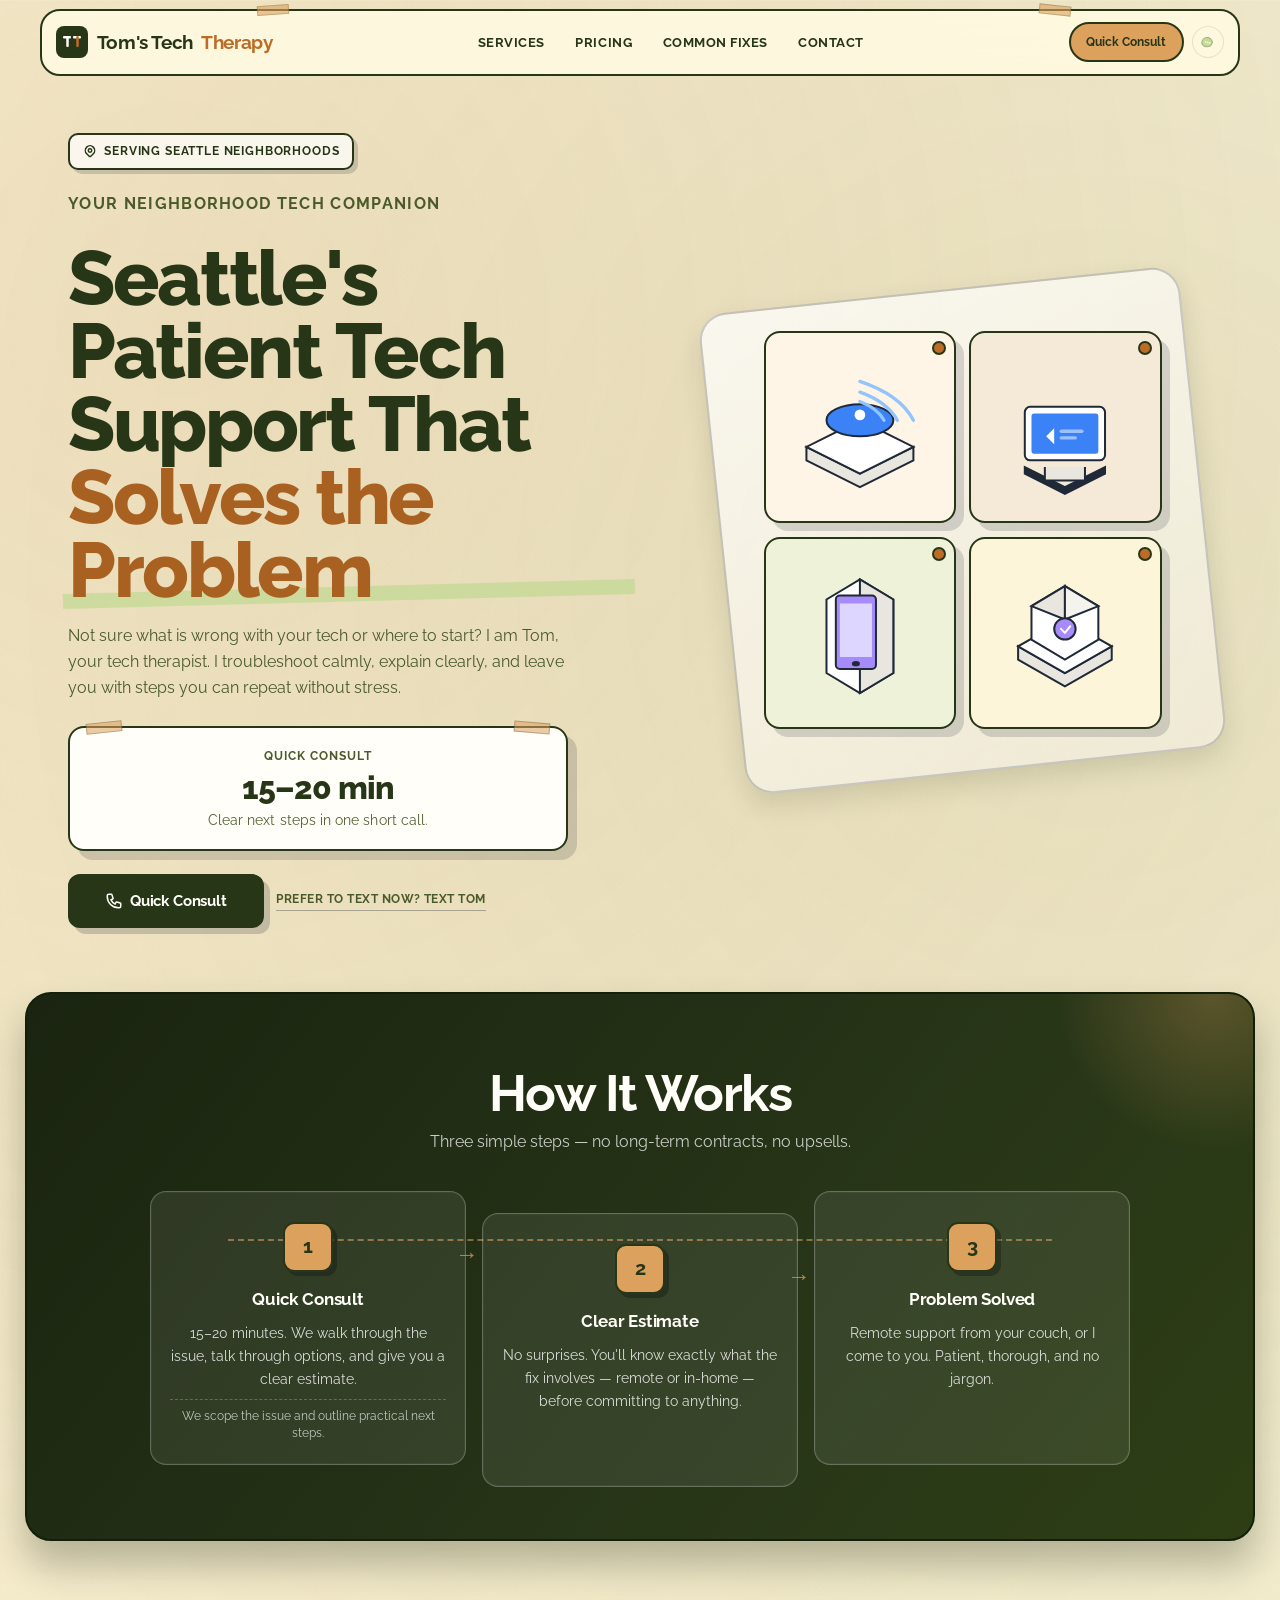
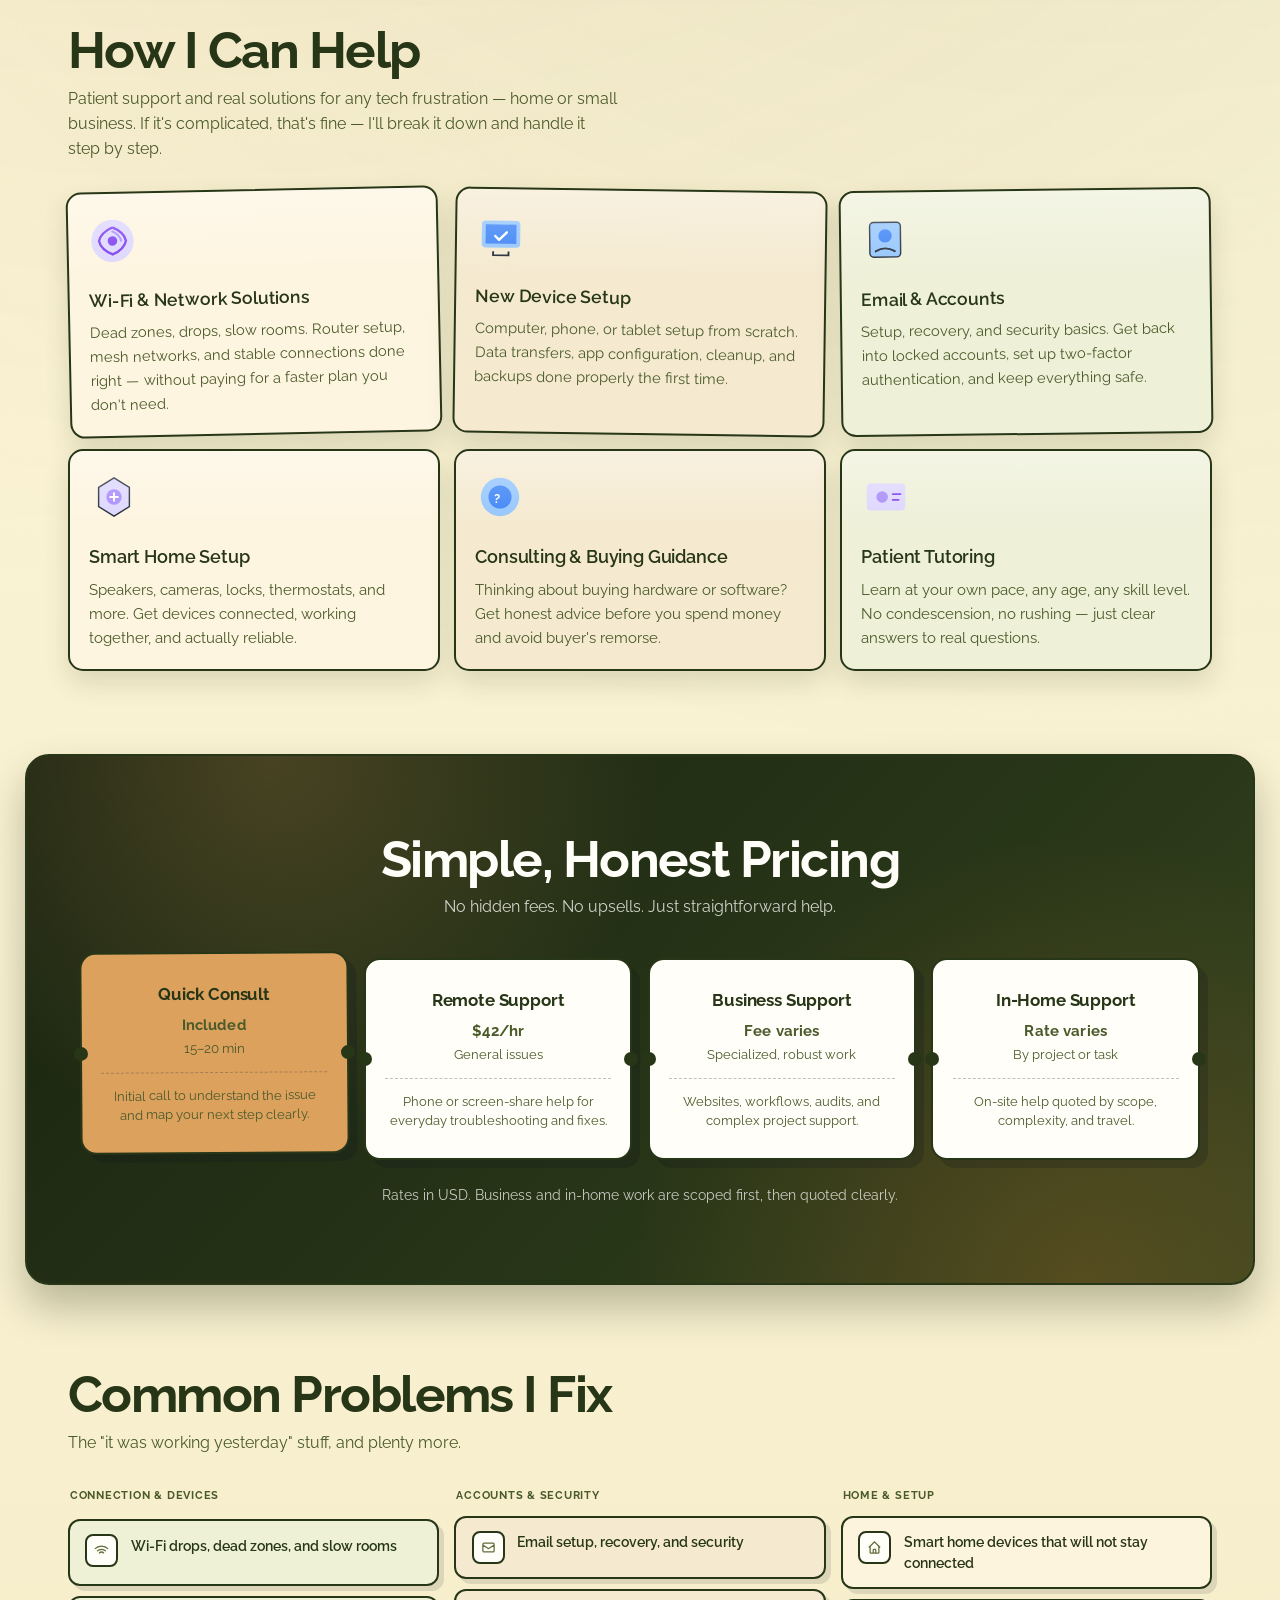
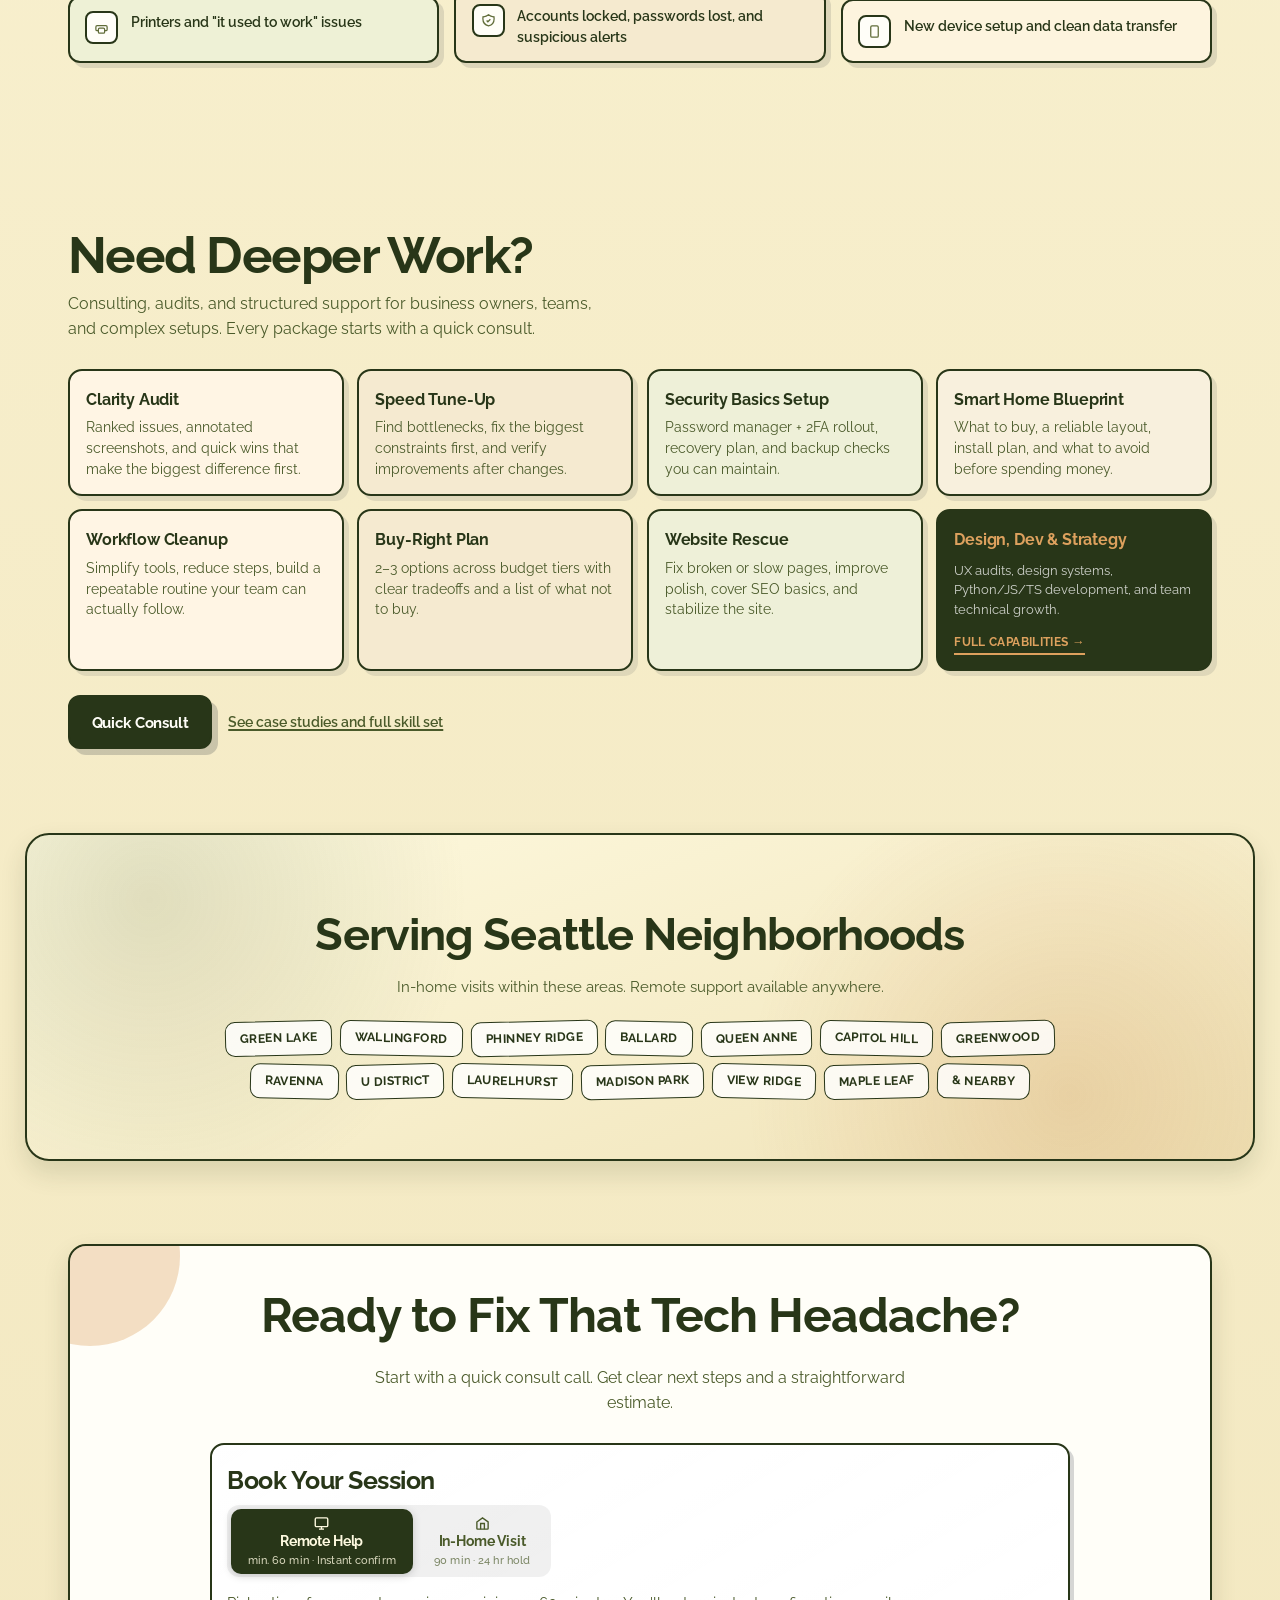
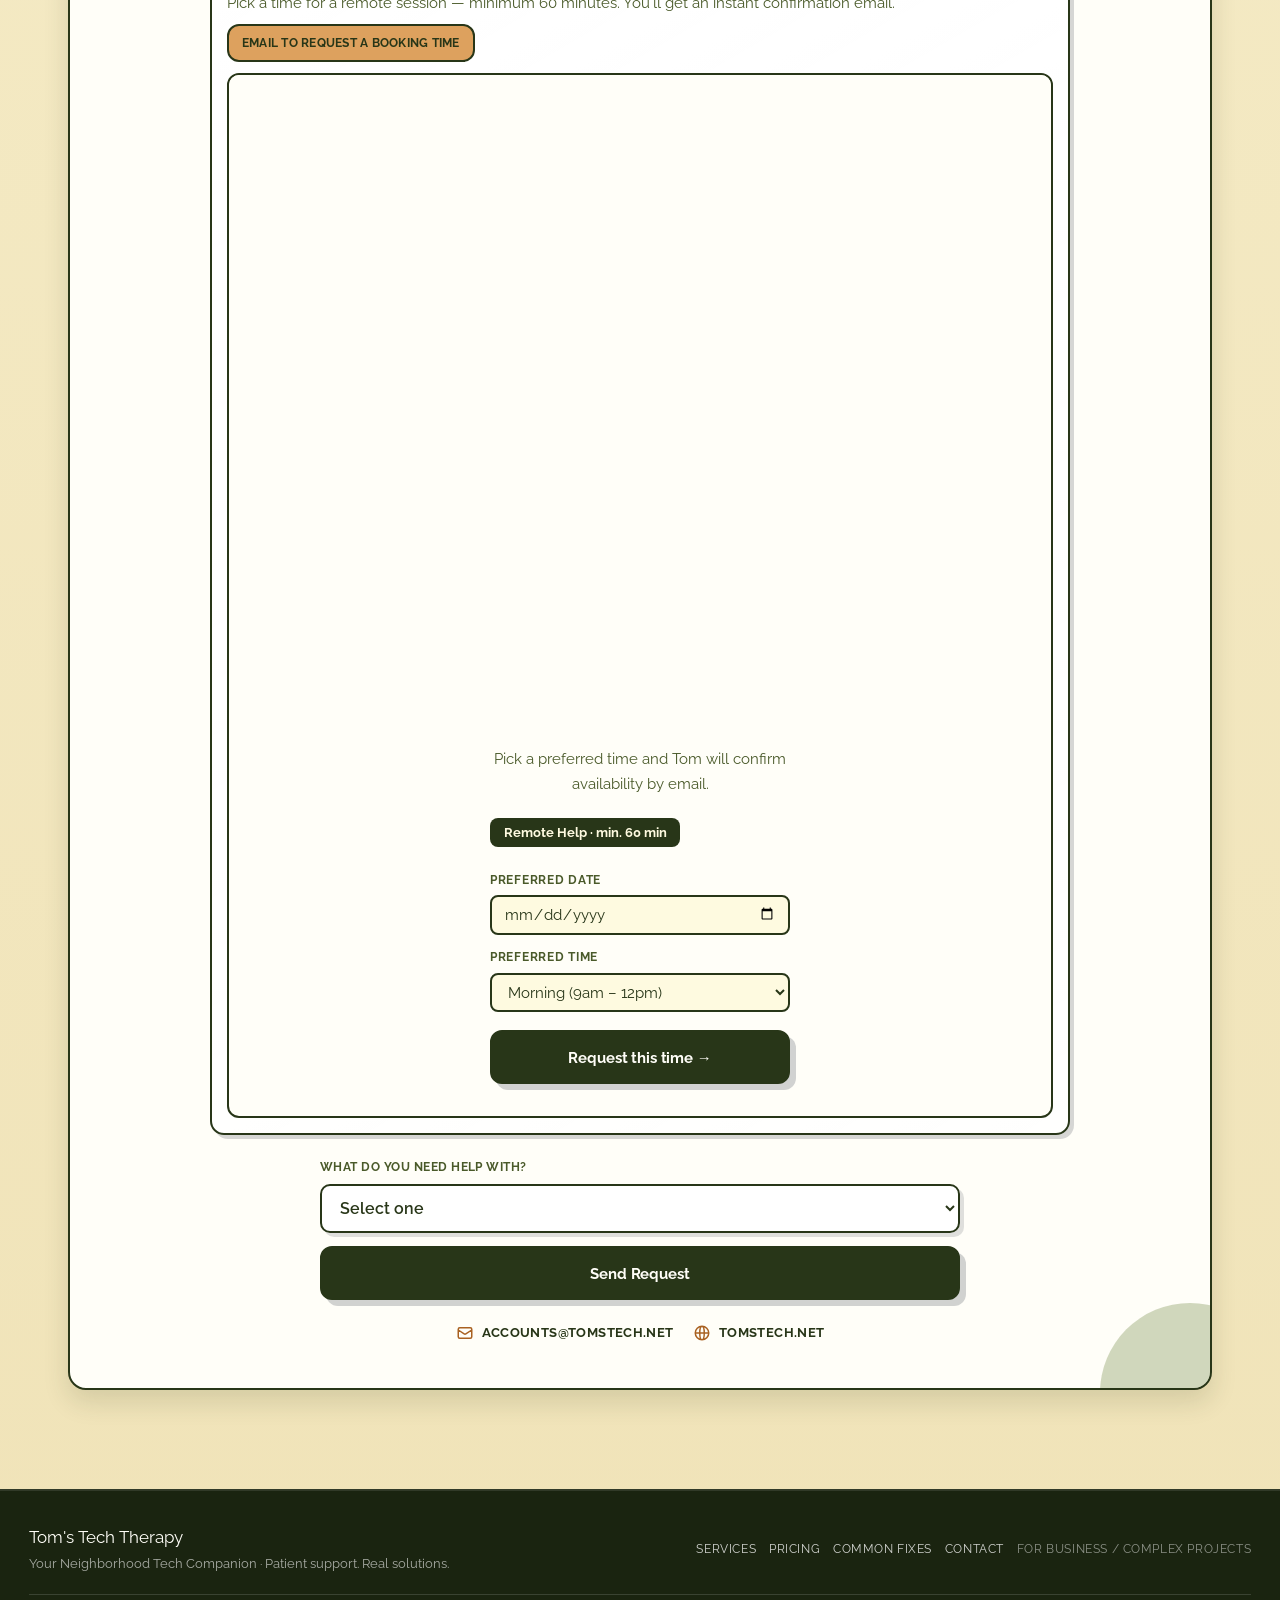
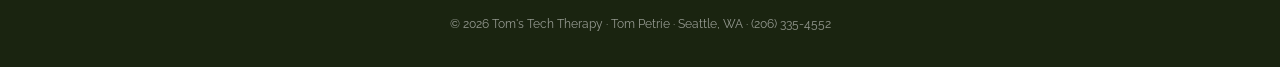
<file: index.html>
<!DOCTYPE html>
<html lang="en" data-theme="earthy">
<head>
    <meta charset="UTF-8">
    <meta name="viewport" content="width=device-width, initial-scale=1.0">

    <!-- SEO -->
    <title>Tom's Tech Therapy — Seattle Neighborhood Tech Support & Consulting</title>
    <meta name="description" content="Patient in-home and remote tech support for Seattle neighborhoods. Troubleshooting, Wi-Fi, device setup, smart home, email, consulting. Start with a quick consult call. Serving Green Lake, Wallingford, Ballard & more.">
    <link rel="canonical" href="https://tomstech.net/">

    <!-- Open Graph -->
    <meta property="og:type" content="website">
    <meta property="og:url" content="https://tomstech.net/">
    <meta property="og:title" content="Tom's Tech Therapy — Seattle Neighborhood Tech Support">
    <meta property="og:description" content="Patient in-home and remote tech support for Seattle neighborhoods. Start with a quick consult call.">
    <meta property="og:site_name" content="Tom's Tech Therapy">

    <!-- Twitter Card -->
    <meta name="twitter:card" content="summary">
    <meta name="twitter:title" content="Tom's Tech Therapy — Seattle Neighborhood Tech Support">
    <meta name="twitter:description" content="Patient in-home and remote tech support for Seattle neighborhoods. Start with a quick consult call.">

    <!-- Favicon -->
    <link rel="icon" href="data:image/svg+xml,<svg xmlns='http://www.w3.org/2000/svg' viewBox='0 0 100 100'><rect width='100' height='100' rx='22' fill='%231F2937'/><rect x='18' y='30' width='28' height='9' rx='3' fill='%23FFFFFF'/><rect x='28' y='30' width='9' height='40' rx='3' fill='%23FFFFFF'/><rect x='54' y='30' width='28' height='9' rx='3' fill='%23FFFFFF'/><rect x='64' y='30' width='9' height='40' rx='3' fill='%23FF6B35'/></svg>">

    <!-- Fonts -->
    <link rel="preconnect" href="https://fonts.googleapis.com">
    <link rel="preconnect" href="https://fonts.gstatic.com" crossorigin>
    <link href="https://fonts.googleapis.com/css2?family=Raleway:ital,wght@0,100..900;1,100..900&display=swap" rel="stylesheet">

    <!-- Schema.org LocalBusiness -->
    <script type="application/ld+json">
    {
      "@context": "https://schema.org",
      "@type": "LocalBusiness",
      "name": "Tom's Tech Therapy",
      "description": "Tom's Tech Therapy provides neighborhood tech support, consulting, and solutions in Seattle with patient in-home and remote help for home and small business.",
      "url": "https://tomstech.net",
      "telephone": "+12063354552",
      "email": "accounts@tomstech.net",
      "priceRange": "$21–$42/hr",
      "address": {
        "@type": "PostalAddress",
        "addressLocality": "Seattle",
        "addressRegion": "WA",
        "addressCountry": "US"
      },
      "geo": {
        "@type": "GeoCoordinates",
        "latitude": 47.6762,
        "longitude": -122.3490
      },
      "areaServed": [
        "Green Lake", "Wallingford", "Phinney Ridge", "Ballard",
        "Queen Anne", "Capitol Hill", "Greenwood", "Ravenna",
        "University District", "Laurelhurst", "Madison Park",
        "View Ridge", "Maple Leaf"
      ],
      "serviceType": [
        "Computer Repair",
        "Wi-Fi Setup",
        "Smart Home Installation",
        "Tech Tutoring",
        "Remote Tech Support",
        "In-Home Tech Support",
        "Technology Consulting"
      ],
      "founder": {
        "@type": "Person",
        "name": "Tom Petrie"
      }
    }
    </script>

    <link rel="stylesheet" href="tomstech-system.css">
</head>
<body>

    <a href="#main" class="skip-link">Skip to main content</a>

    <!-- ── Navigation ── -->
    <nav class="main-nav" role="navigation" aria-label="Main">
        <a href="index.html" class="logo" aria-label="Tom's Tech Therapy — Home">
            <svg class="logo-mark" width="32" height="32" viewBox="0 0 32 32" fill="none" xmlns="http://www.w3.org/2000/svg" aria-hidden="true">
                <rect width="32" height="32" rx="8" fill="var(--ink)"/>
                <rect x="7" y="10" width="8" height="2.5" rx="1" fill="var(--white)"/>
                <rect x="10.25" y="10" width="2.5" height="11" rx="1" fill="var(--white)"/>
                <rect x="17" y="10" width="8" height="2.5" rx="1" fill="var(--white)"/>
                <rect x="20.25" y="10" width="2.5" height="11" rx="1" fill="var(--orange)"/>
            </svg>
            Tom's Tech <span>Therapy</span>
        </a>

        <ul class="nav-links" role="list">
            <li><a href="#services">Services</a></li>
            <li><a href="#pricing">Pricing</a></li>
            <li><a href="#problems">Common Fixes</a></li>
            <li><a href="#contact">Contact</a></li>
        </ul>

        <div class="nav-right">
            <a href="#booking" class="nav-cta">Quick Consult</a>
            <button class="theme-pod-trigger" id="theme-toggle" data-theme-cycle type="button" aria-label="Cycle color theme" title="Theme: Earthy">
                <svg viewBox="0 0 24 24" fill="none" aria-hidden="true">
                    <path d="M4 13.5C4 8.6 7.2 5 11.4 5C15.1 5 18.2 7.9 19.2 11.8C18.4 15.5 15.2 18.3 11.5 18.3C7.8 18.3 5 16.3 4 13.5Z" fill="#8FBF5A" stroke="#4A6A2A" stroke-width="1.5" stroke-linejoin="round"/>
                    <circle cx="9.2" cy="11.5" r="1.45" fill="#D5EFA4"/>
                    <circle cx="12.2" cy="12.1" r="1.45" fill="#D5EFA4"/>
                    <circle cx="15.1" cy="12.7" r="1.45" fill="#D5EFA4"/>
                </svg>
            </button>
            <button class="hamburger" id="hamburger" aria-label="Open menu" aria-expanded="false" aria-controls="mobile-nav">
                <span></span><span></span><span></span>
            </button>
        </div>
    </nav>

    <nav class="mobile-nav" id="mobile-nav" aria-label="Mobile" role="navigation">
        <a href="#services" class="mobile-link">Services</a>
        <a href="#pricing" class="mobile-link">Pricing</a>
        <a href="#problems" class="mobile-link">Common Fixes</a>
        <a href="#contact" class="mobile-link">Contact</a>
        <a href="#booking" class="mobile-cta">Quick Consult</a>
    </nav>

    <main id="main">

    <!-- ── Hero ── -->
    <section class="hero" aria-labelledby="hero-heading">
        <div class="hero-content">
            <div class="hero-badge" aria-hidden="true">
                <svg width="14" height="14" fill="none" stroke="currentColor" stroke-width="2.5" viewBox="0 0 24 24" aria-hidden="true">
                    <path d="M17.657 16.657L13.414 20.9a1.998 1.998 0 01-2.827 0l-4.244-4.243a8 8 0 1111.314 0z"/>
                    <path d="M15 11a3 3 0 11-6 0 3 3 0 016 0z"/>
                </svg>
                Serving Seattle Neighborhoods
            </div>

            <p class="hero-tagline">Your Neighborhood Tech Companion</p>
            <h1 id="hero-heading">Seattle's Patient Tech Support That <span class="highlight">Solves the Problem</span></h1>
            <p>Not sure what is wrong with your tech or where to start? I am Tom, your tech therapist. I troubleshoot calmly, explain clearly, and leave you with steps you can repeat without stress.</p>

            <div class="hero-offer" aria-label="Introductory offer">
                <h3>Quick Consult</h3>
                <div class="duration">15–20 min</div>
                <div class="credit-mini">Clear next steps in one short call.</div>
            </div>

            <div class="hero-buttons">
                <a href="#booking" class="btn-primary">
                    <svg width="18" height="18" fill="none" stroke="currentColor" stroke-width="2" viewBox="0 0 24 24" aria-hidden="true">
                        <path d="M3 5a2 2 0 012-2h3.28a1 1 0 01.948.684l1.498 4.493a1 1 0 01-.502 1.21l-2.257 1.13a11.042 11.042 0 005.516 5.516l1.13-2.257a1 1 0 011.21-.502l4.493 1.498a1 1 0 01.684.949V19a2 2 0 01-2 2h-1C9.716 21 3 14.284 3 6V5z"/>
                    </svg>
                    Quick Consult
                </a>
                <a href="sms:+12063354552" class="hero-call-link">Prefer to text now? Text Tom</a>
            </div>
        </div>

        <div class="hero-visual" aria-hidden="true">
            <div class="icon-grid">
                <!-- Wi-Fi -->
                <a href="#service-wifi" class="iso-icon" aria-label="Wi-Fi & Network Solutions">
                    <svg viewBox="0 0 130 130" fill="none" aria-hidden="true">
                        <g transform="translate(15,20)">
                            <path d="M50 90 L10 70 L10 60 L50 80 L90 60 L90 70 Z" fill="#E8E6DE" stroke="#1F2937" stroke-width="1.5"/>
                            <path d="M50 80 L10 60 L50 40 L90 60 Z" fill="#FFFFFF" stroke="#1F2937" stroke-width="1.5"/>
                            <ellipse cx="50" cy="40" rx="25" ry="12" fill="#3B82F6" stroke="#1F2937" stroke-width="1.5"/>
                            <path d="M50 26 Q63 31 68 40" stroke="#93C5FD" stroke-width="2.5" fill="none" stroke-linecap="round"/>
                            <path d="M50 19 Q70 26 78 40" stroke="#93C5FD" stroke-width="2.5" fill="none" stroke-linecap="round"/>
                            <path d="M50 11 Q80 21 90 40" stroke="#93C5FD" stroke-width="2.5" fill="none" stroke-linecap="round"/>
                            <circle cx="50" cy="36" r="4" fill="#FFFFFF"/>
                        </g>
                    </svg>
                </a>
                <!-- Laptop -->
                <a href="#service-setup" class="iso-icon" aria-label="New Device Setup">
                    <svg viewBox="0 0 130 130" fill="none" aria-hidden="true">
                        <g transform="translate(15,20)">
                            <path d="M50 95 L20 80 L20 75 L50 90 L80 75 L80 80 Z" fill="#1F2937" stroke="#1F2937" stroke-width="1.5"/>
                            <rect x="20" y="30" width="60" height="40" rx="4" fill="#FFFFFF" stroke="#1F2937" stroke-width="1.5"/>
                            <rect x="25" y="35" width="50" height="30" rx="2" fill="#3B82F6"/>
                            <path d="M35 75 L35 85 L65 85 L65 75" stroke="#1F2937" stroke-width="1.5" fill="#E8E6DE"/>
                            <path d="M36 52 L42 46 L42 58 Z" fill="#FFFFFF"/>
                            <rect x="46" y="47" width="18" height="2.5" rx="1.25" fill="rgba(255,255,255,0.5)"/>
                            <rect x="46" y="52" width="13" height="2.5" rx="1.25" fill="rgba(255,255,255,0.5)"/>
                        </g>
                    </svg>
                </a>
                <!-- Phone -->
                <a href="#service-email" class="iso-icon" aria-label="Email & Accounts">
                    <svg viewBox="0 0 130 130" fill="none" aria-hidden="true">
                        <g transform="translate(15,15)">
                            <path d="M50 95 L25 80 L25 25 L50 10 L75 25 L75 80 Z" fill="#FFFFFF" stroke="#1F2937" stroke-width="1.5"/>
                            <path d="M50 10 L75 25 L75 80 L50 95 Z" fill="#E8E6DE" stroke="#1F2937" stroke-width="1.5"/>
                            <rect x="32" y="22" width="30" height="55" rx="3" fill="#A78BFA" stroke="#1F2937" stroke-width="1.5"/>
                            <rect x="35" y="28" width="24" height="40" fill="#DDD6FE"/>
                            <ellipse cx="47" cy="73" rx="3" ry="2" fill="#1F2937"/>
                        </g>
                    </svg>
                </a>
                <!-- Smart Home -->
                <a href="#service-smarthome" class="iso-icon" aria-label="Smart Home Setup">
                    <svg viewBox="0 0 130 130" fill="none" aria-hidden="true">
                        <g transform="translate(15,20)">
                            <path d="M50 85 L15 65 L15 55 L50 75 L85 55 L85 65 Z" fill="#E8E6DE" stroke="#1F2937" stroke-width="1.5"/>
                            <path d="M50 75 L15 55 L50 35 L85 55 Z" fill="#FFFFFF" stroke="#1F2937" stroke-width="1.5"/>
                            <path d="M50 10 L75 25 L75 50 L50 65 L25 50 L25 25 Z" fill="#FFFFFF" stroke="#1F2937" stroke-width="1.5"/>
                            <path d="M50 10 L50 35 L25 25 Z" fill="#E8E6DE" stroke="#1F2937" stroke-width="1.5"/>
                            <path d="M50 10 L75 25 L50 35 Z" fill="#F4F3EE" stroke="#1F2937" stroke-width="1.5"/>
                            <circle cx="50" cy="42" r="8" fill="#A78BFA" stroke="#1F2937" stroke-width="1.5"/>
                            <path d="M47 42 L50 45 L54 40" stroke="#FFFFFF" stroke-width="1.5" stroke-linecap="round" stroke-linejoin="round"/>
                        </g>
                    </svg>
                </a>
            </div>
        </div>
    </section>

    <!-- ── How It Works ── -->
    <section class="how-it-works" id="how-it-works" aria-labelledby="how-heading">
        <div class="section-header">
            <h2 id="how-heading">How It Works</h2>
            <p>Three simple steps — no long-term contracts, no upsells.</p>
        </div>
        <div class="steps">
            <div class="step">
                <div class="step-number" aria-hidden="true">1</div>
                <h3>Quick Consult</h3>
                <p>15–20 minutes. We walk through the issue, talk through options, and give you a clear estimate.</p>
                <div class="step-credit">We scope the issue and outline practical next steps.</div>
                <span class="step-arrow" aria-hidden="true">→</span>
            </div>
            <div class="step">
                <div class="step-number" aria-hidden="true">2</div>
                <h3>Clear Estimate</h3>
                <p>No surprises. You'll know exactly what the fix involves — remote or in-home — before committing to anything.</p>
                <span class="step-arrow" aria-hidden="true">→</span>
            </div>
            <div class="step">
                <div class="step-number" aria-hidden="true">3</div>
                <h3>Problem Solved</h3>
                <p>Remote support from your couch, or I come to you. Patient, thorough, and no jargon.</p>
            </div>
        </div>
    </section>

    <!-- ── Services ── -->
    <section class="section-wrap" id="services" aria-labelledby="services-heading">
        <div class="section-header">
            <h2 id="services-heading">How I Can Help</h2>
            <p>Patient support and real solutions for any tech frustration — home or small business. If it's complicated, that's fine — I'll break it down and handle it step by step.</p>
        </div>
        <div class="services-grid">
            <div class="service-card" id="service-wifi">
                <svg class="service-icon" viewBox="0 0 52 52" fill="none" aria-hidden="true">
                    <circle cx="26" cy="26" r="22" fill="#DDD6FE"/>
                    <path d="M26 12 Q38 17 40 26 Q38 35 26 40 Q14 35 12 26 Q14 17 26 12" stroke="#7C3AED" stroke-width="2.5" fill="none"/>
                    <circle cx="26" cy="26" r="5" fill="#7C3AED"/>
                    <path d="M26 16 Q34 20 35 26" stroke="#A78BFA" stroke-width="2" fill="none" stroke-linecap="round"/>
                </svg>
                <h3>Wi-Fi &amp; Network Solutions</h3>
                <p>Dead zones, drops, slow rooms. Router setup, mesh networks, and stable connections done right — without paying for a faster plan you don't need.</p>
            </div>
            <div class="service-card" id="service-setup">
                <svg class="service-icon" viewBox="0 0 52 52" fill="none" aria-hidden="true">
                    <rect x="6" y="10" width="40" height="28" rx="4" fill="#93C5FD"/>
                    <rect x="10" y="14" width="32" height="20" fill="#3B82F6"/>
                    <path d="M18 42 L18 46 L34 46 L34 42" stroke="#1F2937" stroke-width="2" fill="none"/>
                    <path d="M20 26 L24 30 L32 22" stroke="#FFFFFF" stroke-width="2.5" stroke-linecap="round" stroke-linejoin="round"/>
                </svg>
                <h3>New Device Setup</h3>
                <p>Computer, phone, or tablet setup from scratch. Data transfers, app configuration, cleanup, and backups done properly the first time.</p>
            </div>
            <div class="service-card" id="service-email">
                <svg class="service-icon" viewBox="0 0 52 52" fill="none" aria-hidden="true">
                    <rect x="10" y="8" width="32" height="36" rx="4" fill="#93C5FD" stroke="#1F2937" stroke-width="1.5"/>
                    <circle cx="26" cy="22" r="7" fill="#3B82F6"/>
                    <path d="M16 38 Q26 32 36 38" stroke="#1F2937" stroke-width="2" fill="none" stroke-linecap="round"/>
                </svg>
                <h3>Email &amp; Accounts</h3>
                <p>Setup, recovery, and security basics. Get back into locked accounts, set up two-factor authentication, and keep everything safe.</p>
            </div>
            <div class="service-card" id="service-smarthome">
                <svg class="service-icon" viewBox="0 0 52 52" fill="none" aria-hidden="true">
                    <path d="M26 6 L42 16 L42 36 L26 46 L10 36 L10 16 Z" fill="#DDD6FE" stroke="#1F2937" stroke-width="1.5"/>
                    <circle cx="26" cy="26" r="8" fill="#A78BFA"/>
                    <path d="M26 22 L26 30" stroke="#FFFFFF" stroke-width="2" stroke-linecap="round"/>
                    <path d="M22 26 L30 26" stroke="#FFFFFF" stroke-width="2" stroke-linecap="round"/>
                </svg>
                <h3>Smart Home Setup</h3>
                <p>Speakers, cameras, locks, thermostats, and more. Get devices connected, working together, and actually reliable.</p>
            </div>
            <div class="service-card">
                <svg class="service-icon" viewBox="0 0 52 52" fill="none" aria-hidden="true">
                    <circle cx="26" cy="26" r="20" fill="#93C5FD"/>
                    <circle cx="26" cy="26" r="12" fill="#3B82F6"/>
                    <text x="20" y="32" font-family="Raleway, sans-serif" font-size="14" font-weight="700" fill="#FFFFFF">?</text>
                </svg>
                <h3>Consulting &amp; Buying Guidance</h3>
                <p>Thinking about buying hardware or software? Get honest advice before you spend money and avoid buyer's remorse.</p>
            </div>
            <div class="service-card">
                <svg class="service-icon" viewBox="0 0 52 52" fill="none" aria-hidden="true">
                    <rect x="6" y="12" width="40" height="28" rx="4" fill="#DDD6FE"/>
                    <circle cx="22" cy="26" r="6" fill="#A78BFA"/>
                    <rect x="32" y="22" width="10" height="2" rx="1" fill="#7C3AED"/>
                    <rect x="32" y="28" width="8" height="2" rx="1" fill="#7C3AED"/>
                </svg>
                <h3>Patient Tutoring</h3>
                <p>Learn at your own pace, any age, any skill level. No condescension, no rushing — just clear answers to real questions.</p>
            </div>
        </div>
    </section>

    <!-- ── Pricing ── -->
    <section class="pricing-section" id="pricing" aria-labelledby="pricing-heading">
        <div class="section-header">
            <h2 id="pricing-heading">Simple, Honest Pricing</h2>
            <p>No hidden fees. No upsells. Just straightforward help.</p>
        </div>
        <div class="pricing-grid">
            <div class="pricing-card featured">
                <h3>Quick Consult</h3>
                <div class="price">Included</div>
                <div class="unit">15–20 min</div>
                <div class="detail">Initial call to understand the issue and map your next step clearly.</div>
            </div>
            <div class="pricing-card">
                <h3>Remote Support</h3>
                <div class="price">$42/hr</div>
                <div class="unit">General issues</div>
                <div class="detail">Phone or screen-share help for everyday troubleshooting and fixes.</div>
            </div>
            <div class="pricing-card">
                <h3>Business Support</h3>
                <div class="price">Fee varies</div>
                <div class="unit">Specialized, robust work</div>
                <div class="detail">Websites, workflows, audits, and complex project support.</div>
            </div>
            <div class="pricing-card">
                <h3>In-Home Support</h3>
                <div class="price">Rate varies</div>
                <div class="unit">By project or task</div>
                <div class="detail">On-site help quoted by scope, complexity, and travel.</div>
            </div>
        </div>
        <p class="pricing-note">Rates in USD. Business and in-home work are scoped first, then quoted clearly.</p>
    </section>

    <!-- ── Common Problems ── -->
    <section class="section-wrap" id="problems" aria-labelledby="problems-heading">
        <div class="section-header">
            <h2 id="problems-heading">Common Problems I Fix</h2>
            <p>The "it was working yesterday" stuff, and plenty more.</p>
        </div>
        <div class="problems-grid">
            <article class="problem-group tone-connection">
                <h3>Connection &amp; Devices</h3>
                <div class="problem-item">
                    <div class="problem-icon">
                        <svg fill="none" stroke="currentColor" stroke-width="2" viewBox="0 0 24 24" aria-hidden="true">
                            <path d="M8.111 16.404a5.5 5.5 0 017.778 0M12 20h.01m-7.08-7.071c3.904-3.905 10.236-3.905 14.141 0M1.394 9.393c5.857-5.857 15.355-5.857 21.213 0"/>
                        </svg>
                    </div>
                    <p>Wi-Fi drops, dead zones, and slow rooms</p>
                </div>
                <div class="problem-item">
                    <div class="problem-icon">
                        <svg fill="none" stroke="currentColor" stroke-width="2" viewBox="0 0 24 24" aria-hidden="true">
                            <path d="M17 17h2a2 2 0 002-2v-4a2 2 0 00-2-2H5a2 2 0 00-2 2v4a2 2 0 002 2h2m2 4h6a2 2 0 002-2v-4a2 2 0 00-2-2H9a2 2 0 00-2 2v4a2 2 0 002 2z"/>
                        </svg>
                    </div>
                    <p>Printers and "it used to work" issues</p>
                </div>
            </article>
            <article class="problem-group tone-security">
                <h3>Accounts &amp; Security</h3>
                <div class="problem-item">
                    <div class="problem-icon">
                        <svg fill="none" stroke="currentColor" stroke-width="2" viewBox="0 0 24 24" aria-hidden="true">
                            <path d="M3 8l7.89 5.26a2 2 0 002.22 0L21 8M5 19h14a2 2 0 002-2V7a2 2 0 00-2-2H5a2 2 0 00-2 2v10a2 2 0 002 2z"/>
                        </svg>
                    </div>
                    <p>Email setup, recovery, and security</p>
                </div>
                <div class="problem-item">
                    <div class="problem-icon">
                        <svg fill="none" stroke="currentColor" stroke-width="2" viewBox="0 0 24 24" aria-hidden="true">
                            <path d="M9 12l2 2 4-4m5.618-4.016A11.955 11.955 0 0112 2.944a11.955 11.955 0 01-8.618 3.04A12.02 12.02 0 003 9c0 5.591 3.824 10.29 9 11.622 5.176-1.332 9-6.03 9-11.622 0-1.042-.133-2.052-.382-3.016z"/>
                        </svg>
                    </div>
                    <p>Accounts locked, passwords lost, and suspicious alerts</p>
                </div>
            </article>
            <article class="problem-group tone-home">
                <h3>Home &amp; Setup</h3>
                <div class="problem-item">
                    <div class="problem-icon">
                        <svg fill="none" stroke="currentColor" stroke-width="2" viewBox="0 0 24 24" aria-hidden="true">
                            <path d="M3 12l2-2m0 0l7-7 7 7M5 10v10a1 1 0 001 1h3m10-11l2 2m-2-2v10a1 1 0 01-1 1h-3m-6 0a1 1 0 001-1v-4a1 1 0 011-1h2a1 1 0 011 1v4a1 1 0 001 1m-6 0h6"/>
                        </svg>
                    </div>
                    <p>Smart home devices that will not stay connected</p>
                </div>
                <div class="problem-item">
                    <div class="problem-icon">
                        <svg fill="none" stroke="currentColor" stroke-width="2" viewBox="0 0 24 24" aria-hidden="true">
                            <path d="M12 18h.01M8 21h8a2 2 0 002-2V5a2 2 0 00-2-2H8a2 2 0 00-2 2v14a2 2 0 002 2z"/>
                        </svg>
                    </div>
                    <p>New device setup and clean data transfer</p>
                </div>
            </article>
        </div>
    </section>

    <!-- ── Consulting Packages ── -->
    <section class="section-wrap" id="consulting" aria-labelledby="consulting-heading">
        <div class="section-header">
            <h2 id="consulting-heading">Need Deeper Work?</h2>
            <p>Consulting, audits, and structured support for business owners, teams, and complex setups. Every package starts with a quick consult.</p>
        </div>
        <div class="consult-grid">
            <article class="consult-card">
                <h3>Clarity Audit</h3>
                <p>Ranked issues, annotated screenshots, and quick wins that make the biggest difference first.</p>
            </article>
            <article class="consult-card">
                <h3>Speed Tune-Up</h3>
                <p>Find bottlenecks, fix the biggest constraints first, and verify improvements after changes.</p>
            </article>
            <article class="consult-card">
                <h3>Security Basics Setup</h3>
                <p>Password manager + 2FA rollout, recovery plan, and backup checks you can maintain.</p>
            </article>
            <article class="consult-card">
                <h3>Smart Home Blueprint</h3>
                <p>What to buy, a reliable layout, install plan, and what to avoid before spending money.</p>
            </article>
            <article class="consult-card">
                <h3>Workflow Cleanup</h3>
                <p>Simplify tools, reduce steps, build a repeatable routine your team can actually follow.</p>
            </article>
            <article class="consult-card">
                <h3>Buy-Right Plan</h3>
                <p>2–3 options across budget tiers with clear tradeoffs and a list of what not to buy.</p>
            </article>
            <article class="consult-card">
                <h3>Website Rescue</h3>
                <p>Fix broken or slow pages, improve polish, cover SEO basics, and stabilize the site.</p>
            </article>
            <a href="skills.html" class="consult-card consult-card--skills" aria-label="Open full capabilities page">
                <h3>Design, Dev &amp; Strategy</h3>
                <p>UX audits, design systems, Python/JS/TS development, and team technical growth.</p>
                <span class="consult-link">Full capabilities →</span>
            </a>
        </div>
        <div class="consult-cta-row">
            <a href="#booking" class="btn-primary">Quick Consult</a>
            <a href="skills.html" class="section-note-link">See case studies and full skill set</a>
        </div>
    </section>

    <!-- ── Service Area ── -->
    <section class="area" aria-labelledby="area-heading">
        <h2 id="area-heading">Serving Seattle Neighborhoods</h2>
        <p class="area-sub">In-home visits within these areas. Remote support available anywhere.</p>
        <div class="neighborhoods" role="list">
            <span class="neighborhood-tag" role="listitem">Green Lake</span>
            <span class="neighborhood-tag" role="listitem">Wallingford</span>
            <span class="neighborhood-tag" role="listitem">Phinney Ridge</span>
            <span class="neighborhood-tag" role="listitem">Ballard</span>
            <span class="neighborhood-tag" role="listitem">Queen Anne</span>
            <span class="neighborhood-tag" role="listitem">Capitol Hill</span>
            <span class="neighborhood-tag" role="listitem">Greenwood</span>
            <span class="neighborhood-tag" role="listitem">Ravenna</span>
            <span class="neighborhood-tag" role="listitem">U District</span>
            <span class="neighborhood-tag" role="listitem">Laurelhurst</span>
            <span class="neighborhood-tag" role="listitem">Madison Park</span>
            <span class="neighborhood-tag" role="listitem">View Ridge</span>
            <span class="neighborhood-tag" role="listitem">Maple Leaf</span>
            <span class="neighborhood-tag" role="listitem">& nearby</span>
        </div>
    </section>

    <!-- ── CTA ── -->
    <section class="cta" id="contact" aria-labelledby="cta-heading">
        <div class="cta-content">
            <h2 id="cta-heading">Ready to Fix That Tech Headache?</h2>
            <p>Start with a quick consult call. Get clear next steps and a straightforward estimate.</p>
            <div class="booking-shell" id="booking" aria-labelledby="booking-heading">
                <div class="booking-head">
                    <h3 id="booking-heading">Book Your Session</h3>
                    <div class="booking-type-toggle" role="tablist" aria-label="Select service type">
                        <button class="booking-tab active" id="tab-remote" role="tab"
                                aria-selected="true" data-type="remote">
                            <svg width="15" height="15" fill="none" stroke="currentColor" stroke-width="2.2" viewBox="0 0 24 24" aria-hidden="true"><rect x="2" y="3" width="20" height="14" rx="2"/><path d="M8 21h8M12 17v4"/></svg>
                            Remote Help
                            <span class="booking-tab-meta">min. 60 min · Instant confirm</span>
                        </button>
                        <button class="booking-tab" id="tab-inhome" role="tab"
                                aria-selected="false" data-type="inhome">
                            <svg width="15" height="15" fill="none" stroke="currentColor" stroke-width="2.2" viewBox="0 0 24 24" aria-hidden="true"><path d="M3 9.5L12 3l9 6.5V20a1 1 0 01-1 1H4a1 1 0 01-1-1V9.5z"/><path d="M9 21V12h6v9"/></svg>
                            In-Home Visit
                            <span class="booking-tab-meta">90 min · 24 hr hold</span>
                        </button>
                    </div>
                    <p class="booking-policy" id="policy-remote">Pick a time for a remote session — minimum 60 minutes. You'll get an instant confirmation email.</p>
                    <p class="booking-policy" id="policy-inhome" hidden>In-home visits are 90 minutes. Your time slot is held for 24 hours — Tom will confirm or suggest an alternative before it's finalized.</p>
                    <p class="booking-pending-badge" id="booking-pending-badge" hidden>
                        <svg width="13" height="13" fill="none" stroke="currentColor" stroke-width="2" viewBox="0 0 24 24" aria-hidden="true"><circle cx="12" cy="12" r="10"/><path d="M12 6v6l4 2"/></svg>
                        Requires Tom's acceptance within 24 hrs
                    </p>
                    <a id="booking-open-link" class="booking-open-link" href="#" target="_blank" rel="noopener noreferrer">Open full booking calendar</a>
                </div>
                <div class="booking-embed-wrap">
                    <iframe
                        id="booking-embed"
                        class="booking-embed"
                        title="Book a session with Tom's Tech Therapy"
                        loading="lazy"
                        src="about:blank"
                        referrerpolicy="strict-origin-when-cross-origin">
                    </iframe>
                    <div id="booking-fallback" class="booking-fallback-form" hidden>
                        <p class="booking-fallback-intro">Pick a preferred time and Tom will confirm availability by email.</p>
                        <div class="booking-fallback-fields">
                            <span class="fallback-type-badge" id="fallback-type-display">Remote Help · min. 60 min</span>
                            <label for="fallback-date">Preferred date</label>
                            <input type="date" id="fallback-date" name="fallback-date">
                            <label for="fallback-time">Preferred time</label>
                            <select id="fallback-time" name="fallback-time">
                                <option value="morning">Morning (9am – 12pm)</option>
                                <option value="afternoon">Afternoon (12pm – 5pm)</option>
                                <option value="evening">Evening (5pm – 7pm)</option>
                            </select>
                            <button type="button" id="fallback-send" class="btn-primary booking-fallback-send">Request this time →</button>
                        </div>
                    </div>
                </div>
            </div>
            <form class="contact-intake" id="contact-form" action="#contact">
                <label for="intake_type">What do you need help with?</label>
                <select id="intake_type" name="intake_type" required>
                    <option value="" disabled selected>Select one</option>
                    <option>Wi-Fi / Internet</option>
                    <option>Computer / Phone / Tablet</option>
                    <option>Email / Accounts</option>
                    <option>Smart Home</option>
                    <option>Other Hardware</option>
                    <option>Purchases / Subscription</option>
                    <option>AI</option>
                    <option>Tutoring</option>
                    <option value="complex-business">Business / website / workflow (more complex)</option>
                    <option>Not sure</option>
                </select>
                <button type="submit" class="btn-primary">Send Request</button>
                <p class="intake-hint" id="intakeHint" hidden>
                    If this is a business or complex request, you can review packages here:
                    <a href="skills.html">Consulting &amp; Audits</a>.
                </p>
            </form>
            <div class="contact-grid">
                <a href="mailto:accounts@tomstech.net" class="contact-item">
                    <svg fill="none" stroke="currentColor" stroke-width="2" viewBox="0 0 24 24" aria-hidden="true">
                        <path d="M3 8l7.89 5.26a2 2 0 002.22 0L21 8M5 19h14a2 2 0 002-2V7a2 2 0 00-2-2H5a2 2 0 00-2 2v10a2 2 0 002 2z"/>
                    </svg>
                    accounts@tomstech.net
                </a>
                <a href="https://tomstech.net" class="contact-item">
                    <svg fill="none" stroke="currentColor" stroke-width="2" viewBox="0 0 24 24" aria-hidden="true">
                        <path d="M21 12a9 9 0 01-9 9m9-9a9 9 0 00-9-9m9 9H3m9 9a9 9 0 01-9-9m9 9c1.657 0 3-4.03 3-9s-1.343-9-3-9m0 18c-1.657 0-3-4.03-3-9s1.343-9 3-9m-9 9a9 9 0 019-9"/>
                    </svg>
                    tomstech.net
                </a>
            </div>
        </div>
    </section>

    </main><!-- /main -->

    <!-- ── Footer ── -->
    <footer role="contentinfo">
        <div class="footer-inner">
            <div class="footer-brand">
                <div class="brand-name">Tom's Tech Therapy</div>
                <div class="brand-tag">Your Neighborhood Tech Companion · Patient support. Real solutions.</div>
            </div>
            <nav class="footer-links" aria-label="Footer">
                <a href="#services">Services</a>
                <a href="#pricing">Pricing</a>
                <a href="#problems">Common Fixes</a>
                <a href="#contact">Contact</a>
                <a href="skills.html" class="footer-quiet">For business / complex projects</a>
            </nav>
        </div>
        <p class="footer-copy">&copy; 2026 Tom's Tech Therapy · Tom Petrie · Seattle, WA · <a href="tel:2063354552">(206) 335-4552</a></p>
    </footer>

    <script>
      (function () {
        const THEME_KEY = 'tomstech-theme';
        const root = document.documentElement;
        const cycleButtons = Array.from(document.querySelectorAll('[data-theme-cycle]'));
        const themes = [
          { key: 'earthy', label: 'Earthy' },
          { key: 'midnight', label: 'Midnight' },
          { key: 'forest', label: 'Forest' },
          { key: 'dusk', label: 'Dusk' },
          { key: 'neon', label: 'Neon' },
          { key: 'cosmos', label: 'Cosmos' },
          { key: 'aurora', label: 'Aurora' },
          { key: 'nebula', label: 'Nebula' },
          { key: 'solar', label: 'Solar' },
          { key: 'galaxy', label: 'Galaxy' }
        ];

        const getIndex = (key) => themes.findIndex((theme) => theme.key === key);
        const setButtonState = (theme) => {
          cycleButtons.forEach((button) => {
            button.setAttribute('title', 'Theme: ' + theme.label + ' (click to cycle)');
            button.setAttribute('aria-label', 'Current theme: ' + theme.label + '. Click to cycle theme.');
          });
        };
        const applyTheme = (index) => {
          const safeIndex = index >= 0 ? index : 0;
          const activeTheme = themes[safeIndex];
          root.setAttribute('data-theme', activeTheme.key);
          localStorage.setItem(THEME_KEY, activeTheme.key);
          setButtonState(activeTheme);
          return safeIndex;
        };

        let currentIndex = getIndex(localStorage.getItem(THEME_KEY));
        if (currentIndex < 0) {
          currentIndex = getIndex(root.getAttribute('data-theme'));
        }
        currentIndex = applyTheme(currentIndex);

        cycleButtons.forEach((button) => {
          button.addEventListener('click', () => {
            currentIndex = (currentIndex + 1) % themes.length;
            currentIndex = applyTheme(currentIndex);
          });
        });
      })();
    </script>

    <script>
        const mainNav = document.querySelector('.main-nav');
        const hamburger = document.getElementById('hamburger');
        const mobileNav = document.getElementById('mobile-nav');
        const mobileLinks = mobileNav.querySelectorAll('a');

        // Subtle nav state once user scrolls
        const syncNavState = () => {
            mainNav.classList.toggle('scrolled', window.scrollY > 20);
        };
        syncNavState();
        window.addEventListener('scroll', syncNavState, { passive: true });

        hamburger.addEventListener('click', () => {
            const isOpen = mobileNav.classList.toggle('open');
            hamburger.classList.toggle('open', isOpen);
            hamburger.setAttribute('aria-expanded', isOpen);
            hamburger.setAttribute('aria-label', isOpen ? 'Close menu' : 'Open menu');
        });

        // Close mobile nav when a link is clicked
        mobileLinks.forEach(link => {
            link.addEventListener('click', () => {
                mobileNav.classList.remove('open');
                hamburger.classList.remove('open');
                hamburger.setAttribute('aria-expanded', 'false');
                hamburger.setAttribute('aria-label', 'Open menu');
            });
        });

        // Close on outside click
        document.addEventListener('click', (e) => {
            if (!mobileNav.contains(e.target) && !hamburger.contains(e.target)) {
                mobileNav.classList.remove('open');
                hamburger.classList.remove('open');
                hamburger.setAttribute('aria-expanded', 'false');
            }
        });

        // Staggered reveal effect for key cards/sections
        const revealTargets = Array.from(document.querySelectorAll(
            '.hero-offer, .iso-icon, .step, .service-card, .pricing-card, .problem-item, .neighborhood-tag, .cta-content, .booking-shell'
        ));

        revealTargets.forEach((el, index) => {
            el.classList.add('reveal');
            el.style.transitionDelay = `${Math.min((index % 7) * 65, 390)}ms`;
        });

        if ('IntersectionObserver' in window) {
            const revealObserver = new IntersectionObserver((entries, observer) => {
                entries.forEach((entry) => {
                    if (entry.isIntersecting) {
                        entry.target.classList.add('in-view');
                        observer.unobserve(entry.target);
                    }
                });
            }, {
                threshold: 0.16,
                rootMargin: '0px 0px -30px 0px'
            });

            revealTargets.forEach((el) => revealObserver.observe(el));
        } else {
            revealTargets.forEach((el) => el.classList.add('in-view'));
        }
    </script>

    <script>
      (function () {
        const sel = document.getElementById('intake_type');
        const hint = document.getElementById('intakeHint');
        if (!sel || !hint) return;
        const show = () => {
          const isBiz = sel.value === 'complex-business';
          hint.hidden = !isBiz;
        };
        sel.addEventListener('change', show);
        show();
      })();
    </script>

    <script>
      (function () {
        // ── Booking URLs ──────────────────────────────────────────────────────
        // Remote (60 min): Create a Google Appointment Schedule set to 60-minute slots.
        // In-Home (90 min): Create a separate schedule set to 90-minute slots
        //   with "Bookings require your approval" enabled in Google Calendar
        //   so each booking is held pending your acceptance for up to 24 hours.
        const REMOTE_BOOKING_URL   = 'REPLACE_WITH_REMOTE_SCHEDULE_URL';
        const IN_HOME_BOOKING_URL  = 'REPLACE_WITH_IN_HOME_SCHEDULE_URL';
        const PLACEHOLDER          = 'REPLACE_WITH_';

        const iframe       = document.getElementById('booking-embed');
        const openLink     = document.getElementById('booking-open-link');
        const fallback     = document.getElementById('booking-fallback');
        const policyRemote = document.getElementById('policy-remote');
        const policyInhome = document.getElementById('policy-inhome');
        const pendingBadge = document.getElementById('booking-pending-badge');
        const tabs         = document.querySelectorAll('.booking-tab');

        if (!iframe || !openLink || !fallback) return;

        function embedUrl(url) {
          try {
            const u = new URL(url);
            if (!u.searchParams.has('gv')) u.searchParams.set('gv', 'true');
            return u.toString();
          } catch (_) {
            return url.includes('?') ? `${url}&gv=true` : `${url}?gv=true`;
          }
        }

        function isReal(url) {
          return url && url.trim() !== '' && !url.includes(PLACEHOLDER);
        }

        function activateTab(type) {
          const url  = type === 'inhome' ? IN_HOME_BOOKING_URL : REMOTE_BOOKING_URL;
          const real = isReal(url);

          // Swap policy copy + pending badge
          if (policyRemote) policyRemote.hidden = (type !== 'remote');
          if (policyInhome) policyInhome.hidden = (type !== 'inhome');
          if (pendingBadge) pendingBadge.hidden  = (type !== 'inhome');

          // Update tab aria state
          tabs.forEach(t => {
            const on = t.dataset.type === type;
            t.classList.toggle('active', on);
            t.setAttribute('aria-selected', on ? 'true' : 'false');
          });

          if (!real) {
            iframe.hidden   = true;
            fallback.hidden = false;
            const typeDisplay = document.getElementById('fallback-type-display');
            if (typeDisplay) {
              typeDisplay.textContent = type === 'inhome'
                ? 'In-Home Visit · 90 min'
                : 'Remote Help · min. 60 min';
            }
            openLink.href = 'mailto:accounts@tomstech.net?subject=Booking%20Request';
            openLink.removeAttribute('target');
            openLink.removeAttribute('rel');
            openLink.textContent = 'Email to request a booking time';
            return;
          }

          iframe.hidden   = false;
          fallback.hidden = true;
          iframe.src      = embedUrl(url);
          openLink.href   = url;
          openLink.setAttribute('target', '_blank');
          openLink.setAttribute('rel', 'noopener noreferrer');
          openLink.textContent = 'Open full booking calendar';
        }

        tabs.forEach(t => t.addEventListener('click', () => activateTab(t.dataset.type)));

        // Fallback date/time picker → pre-populated mailto
        const dateInput = document.getElementById('fallback-date');
        const sendBtn   = document.getElementById('fallback-send');
        if (dateInput) dateInput.min = new Date().toISOString().slice(0, 10);
        if (sendBtn) {
          sendBtn.addEventListener('click', function () {
            const timeInput   = document.getElementById('fallback-time');
            const typeDisplay = document.getElementById('fallback-type-display');
            const timeLabels  = {
              morning:   'Morning (9am\u201312pm)',
              afternoon: 'Afternoon (12pm\u20135pm)',
              evening:   'Evening (5pm\u20137pm)'
            };
            const rawDate = dateInput?.value;
            const dateStr = rawDate
              ? new Date(rawDate + 'T12:00:00').toLocaleDateString('en-US', {
                  weekday: 'long', year: 'numeric', month: 'long', day: 'numeric'
                })
              : 'flexible';
            const timeStr = timeLabels[timeInput?.value] || (timeInput?.value || 'flexible');
            const typeTxt = typeDisplay?.textContent || 'session';
            const subject = encodeURIComponent('Booking Request \u2014 ' + typeTxt);
            const body    = encodeURIComponent(
              'Hi Tom,\n\nI\u2019d like to book a ' + typeTxt + '.\n' +
              'Preferred date: ' + dateStr + '\n' +
              'Preferred time: ' + timeStr + '\n\n' +
              'Please let me know if this works!'
            );
            window.location.href = 'mailto:accounts@tomstech.net?subject=' + subject + '&body=' + body;
          });
        }

        // Initialise on remote tab
        activateTab('remote');
      })();
    </script>
</body>
</html>
</file>
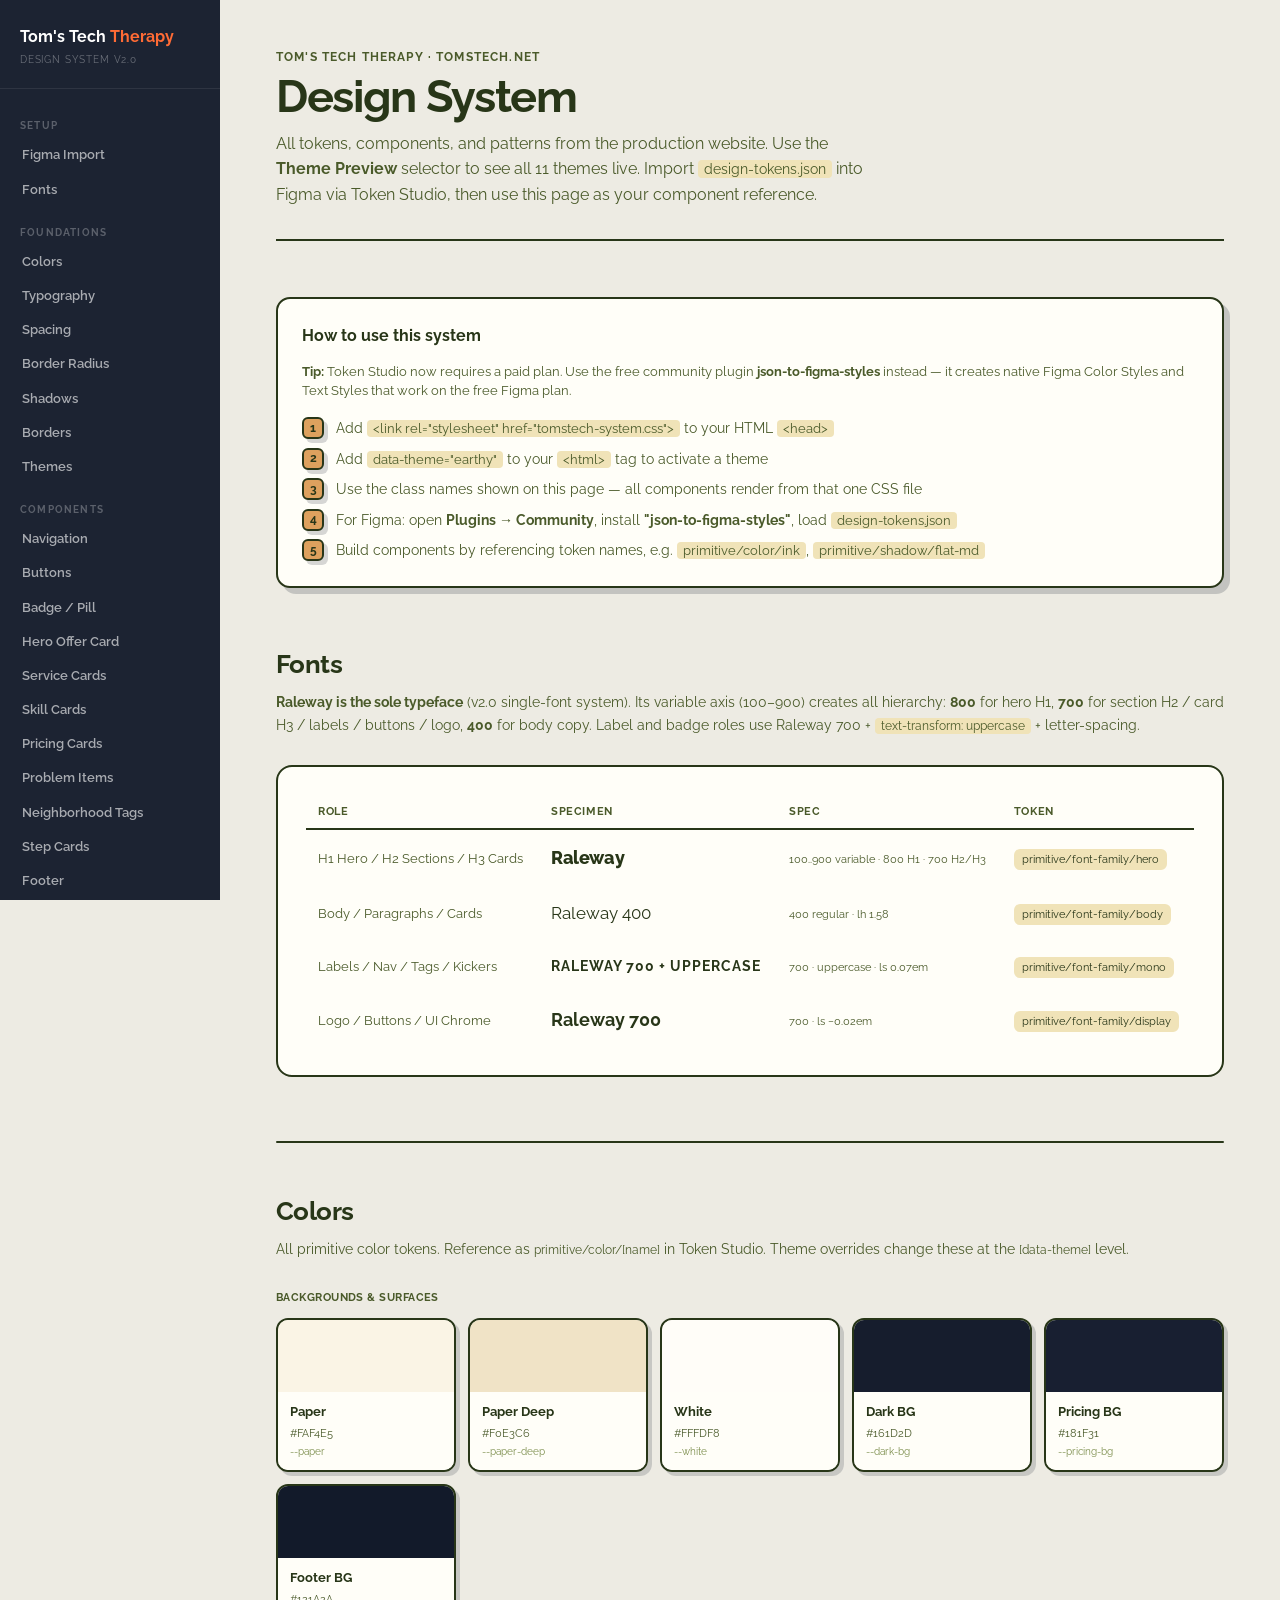
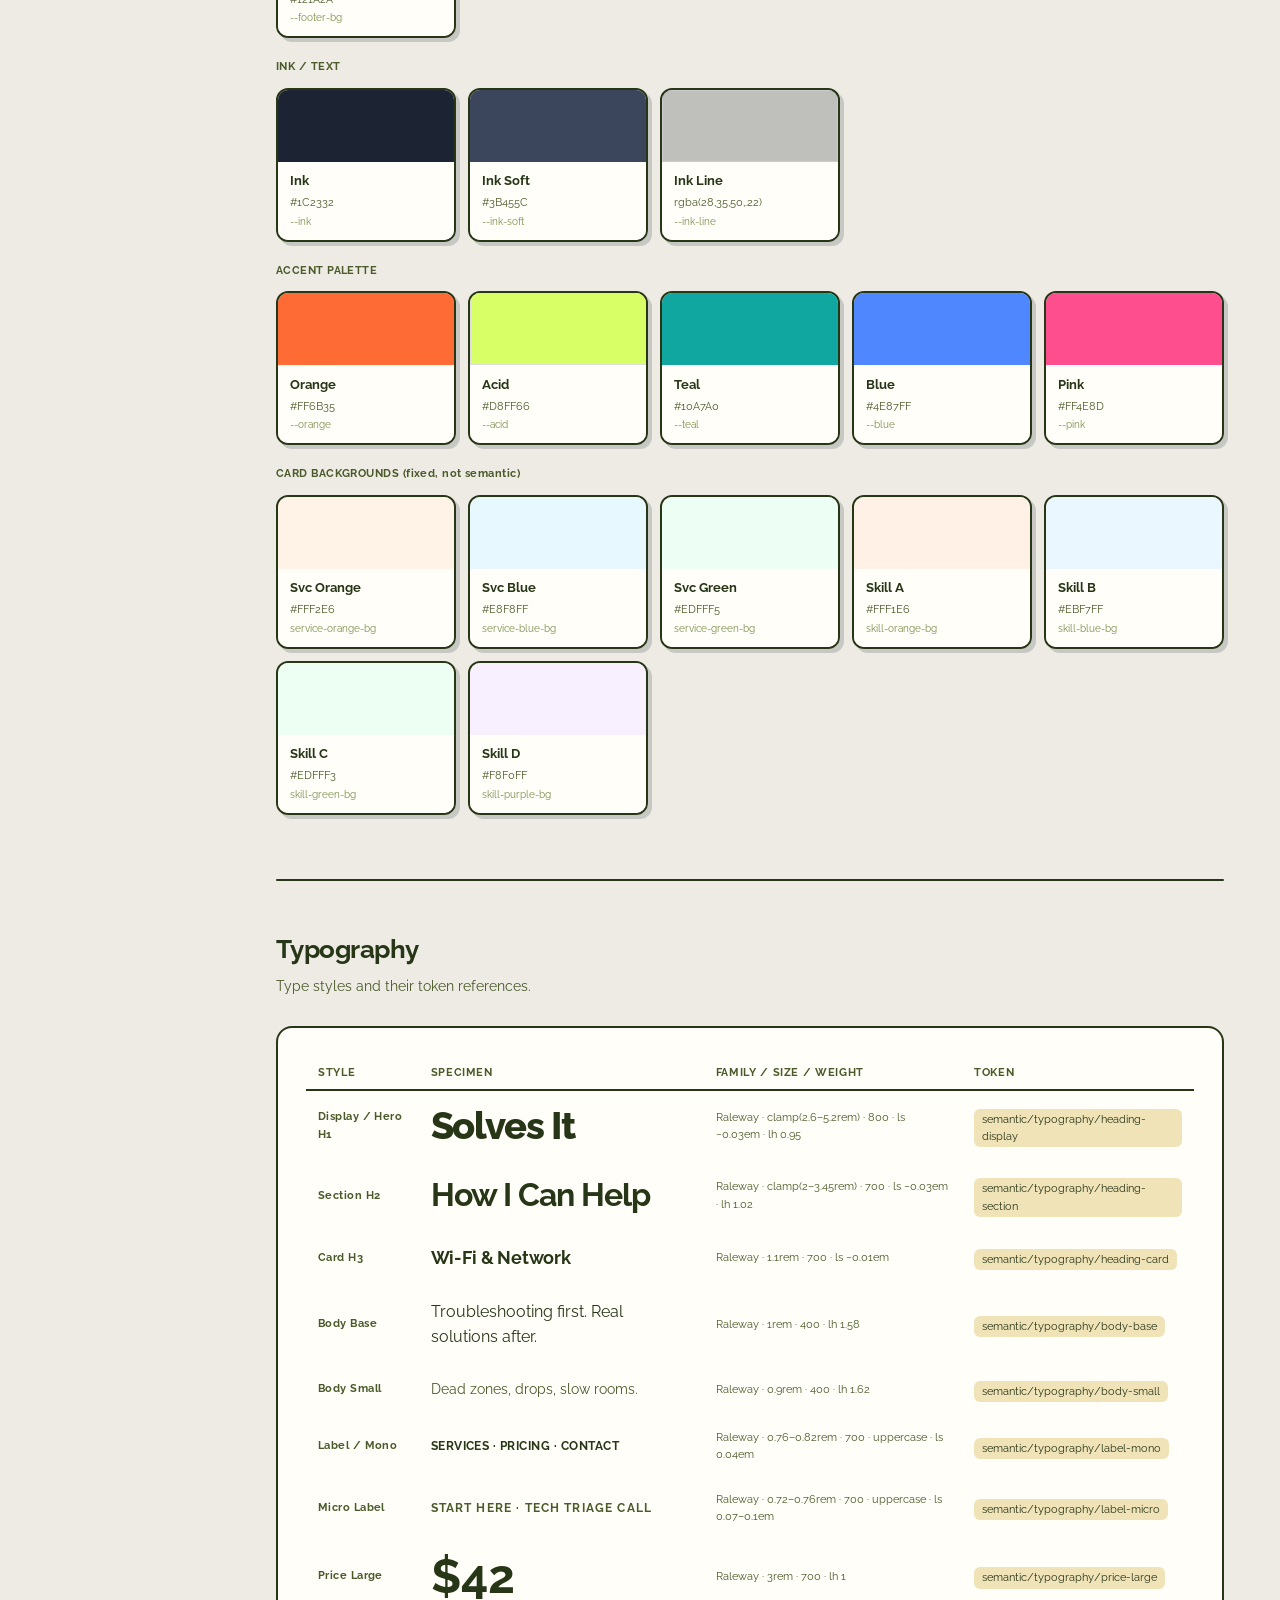
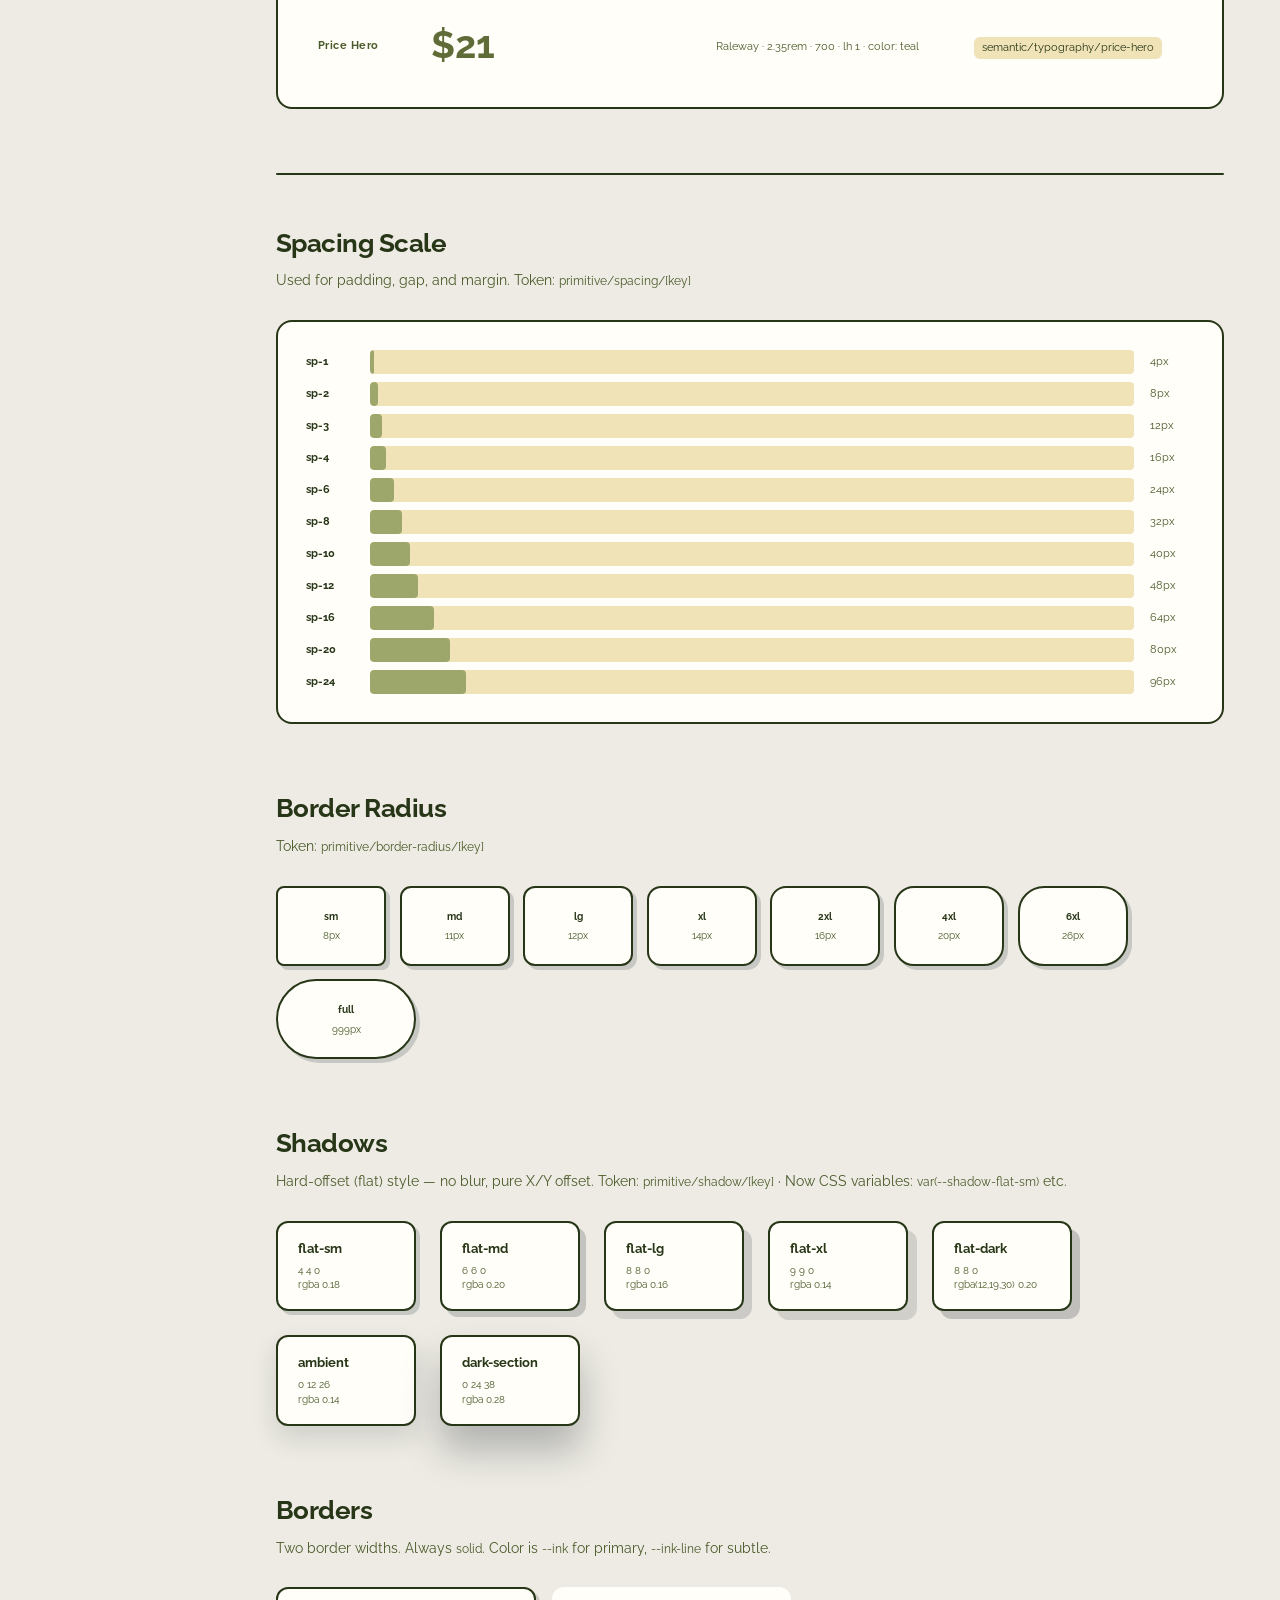
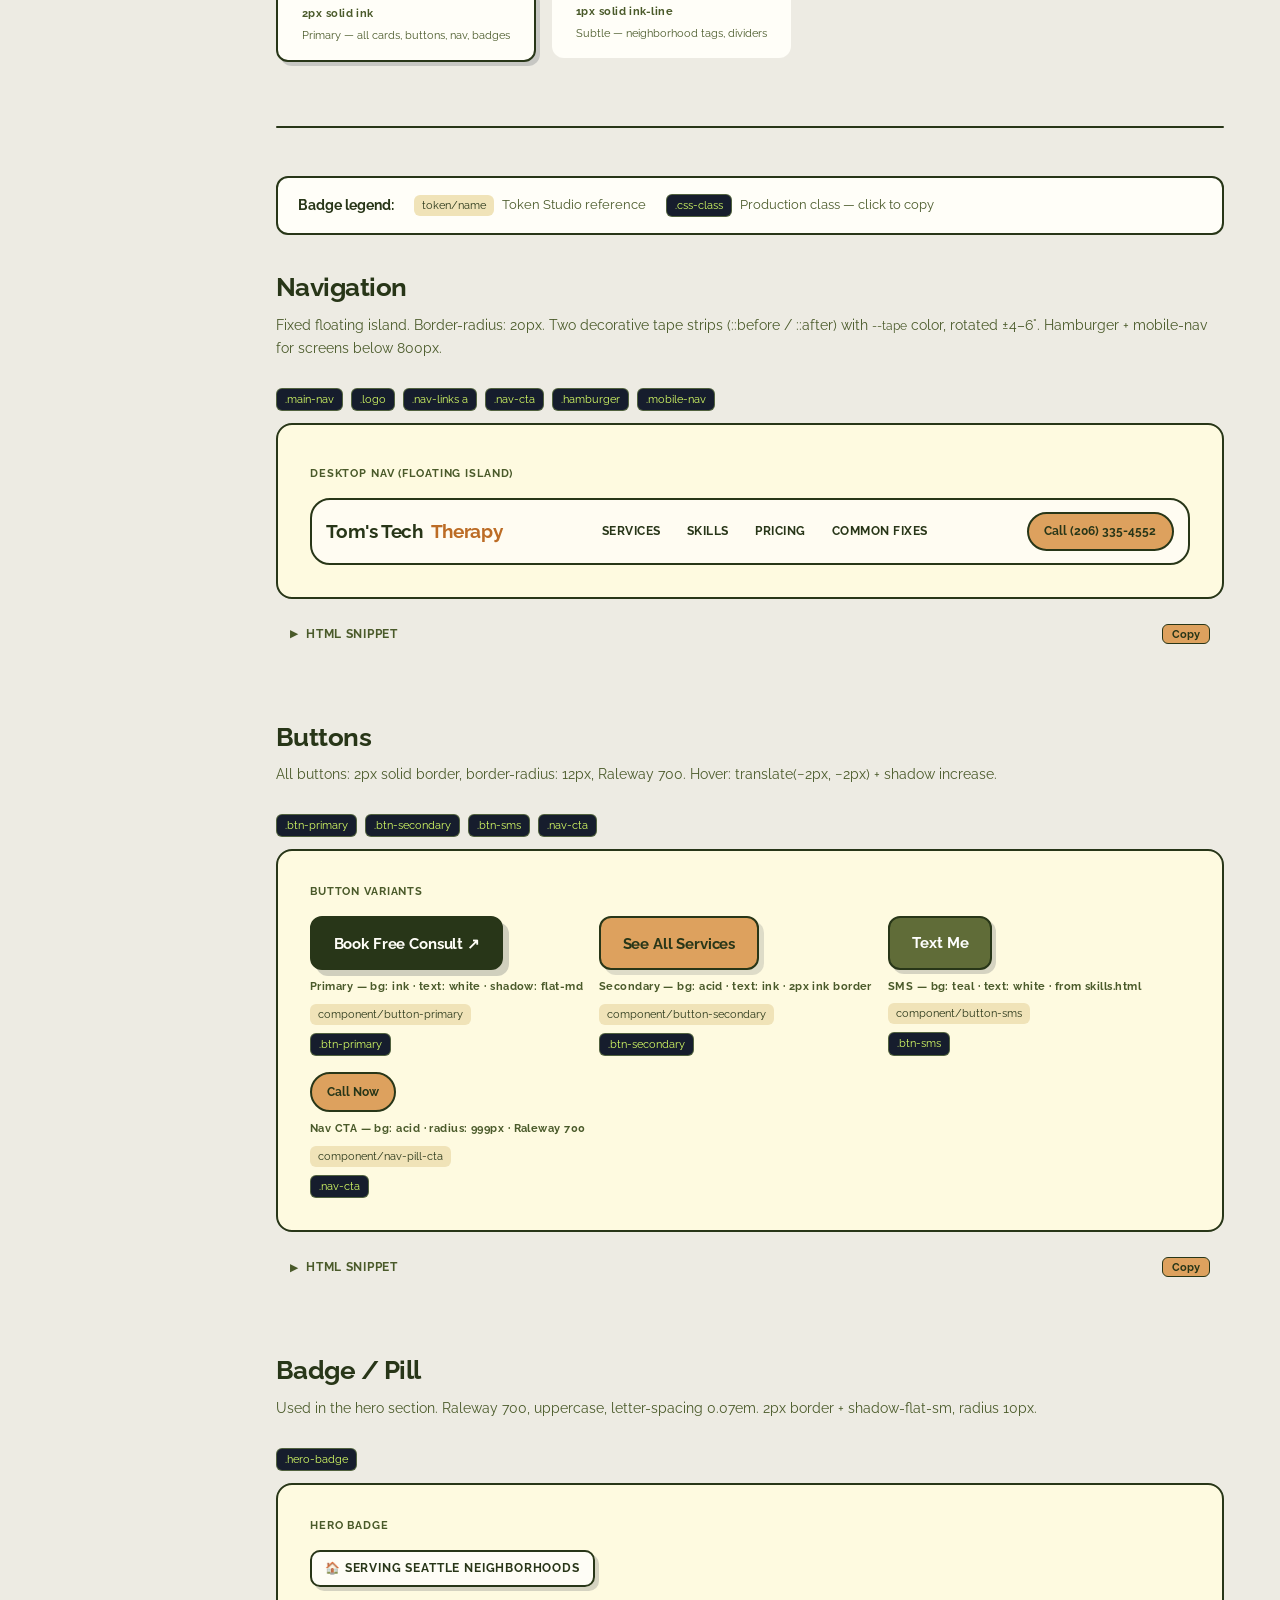
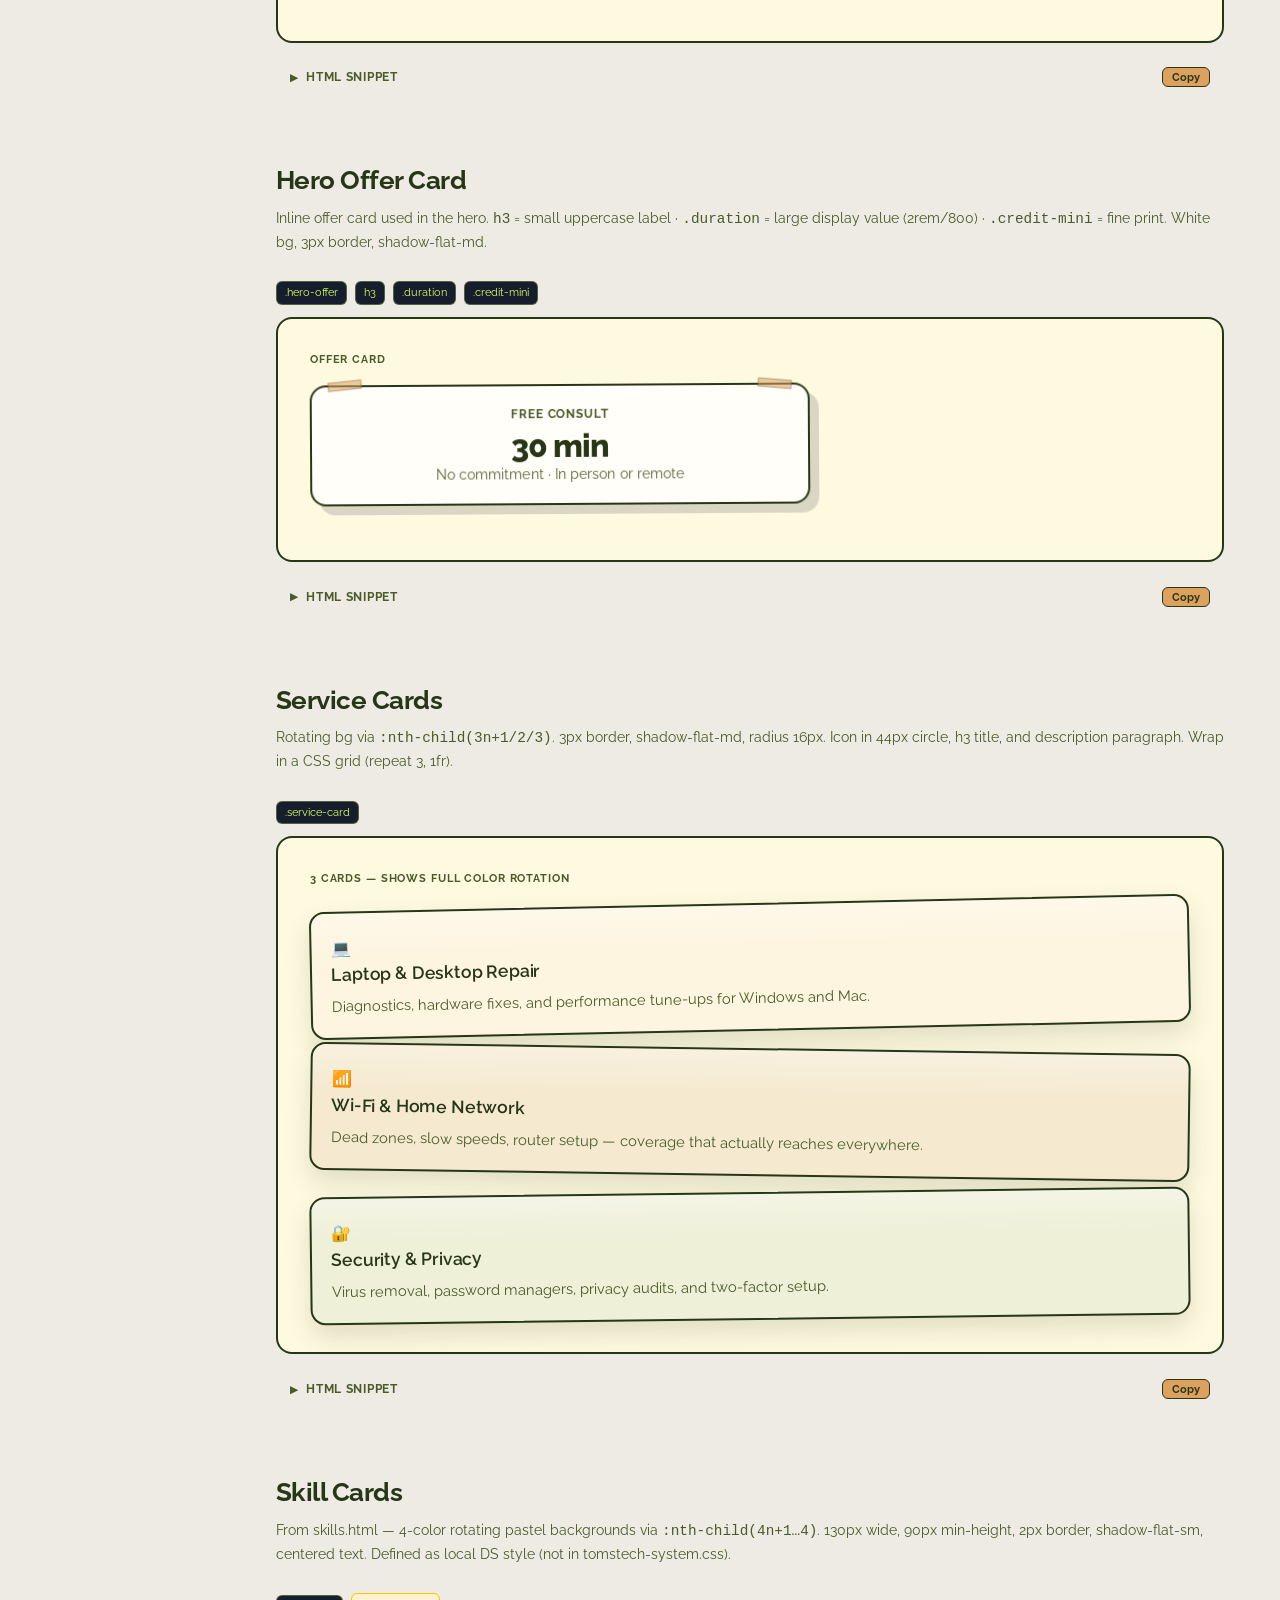
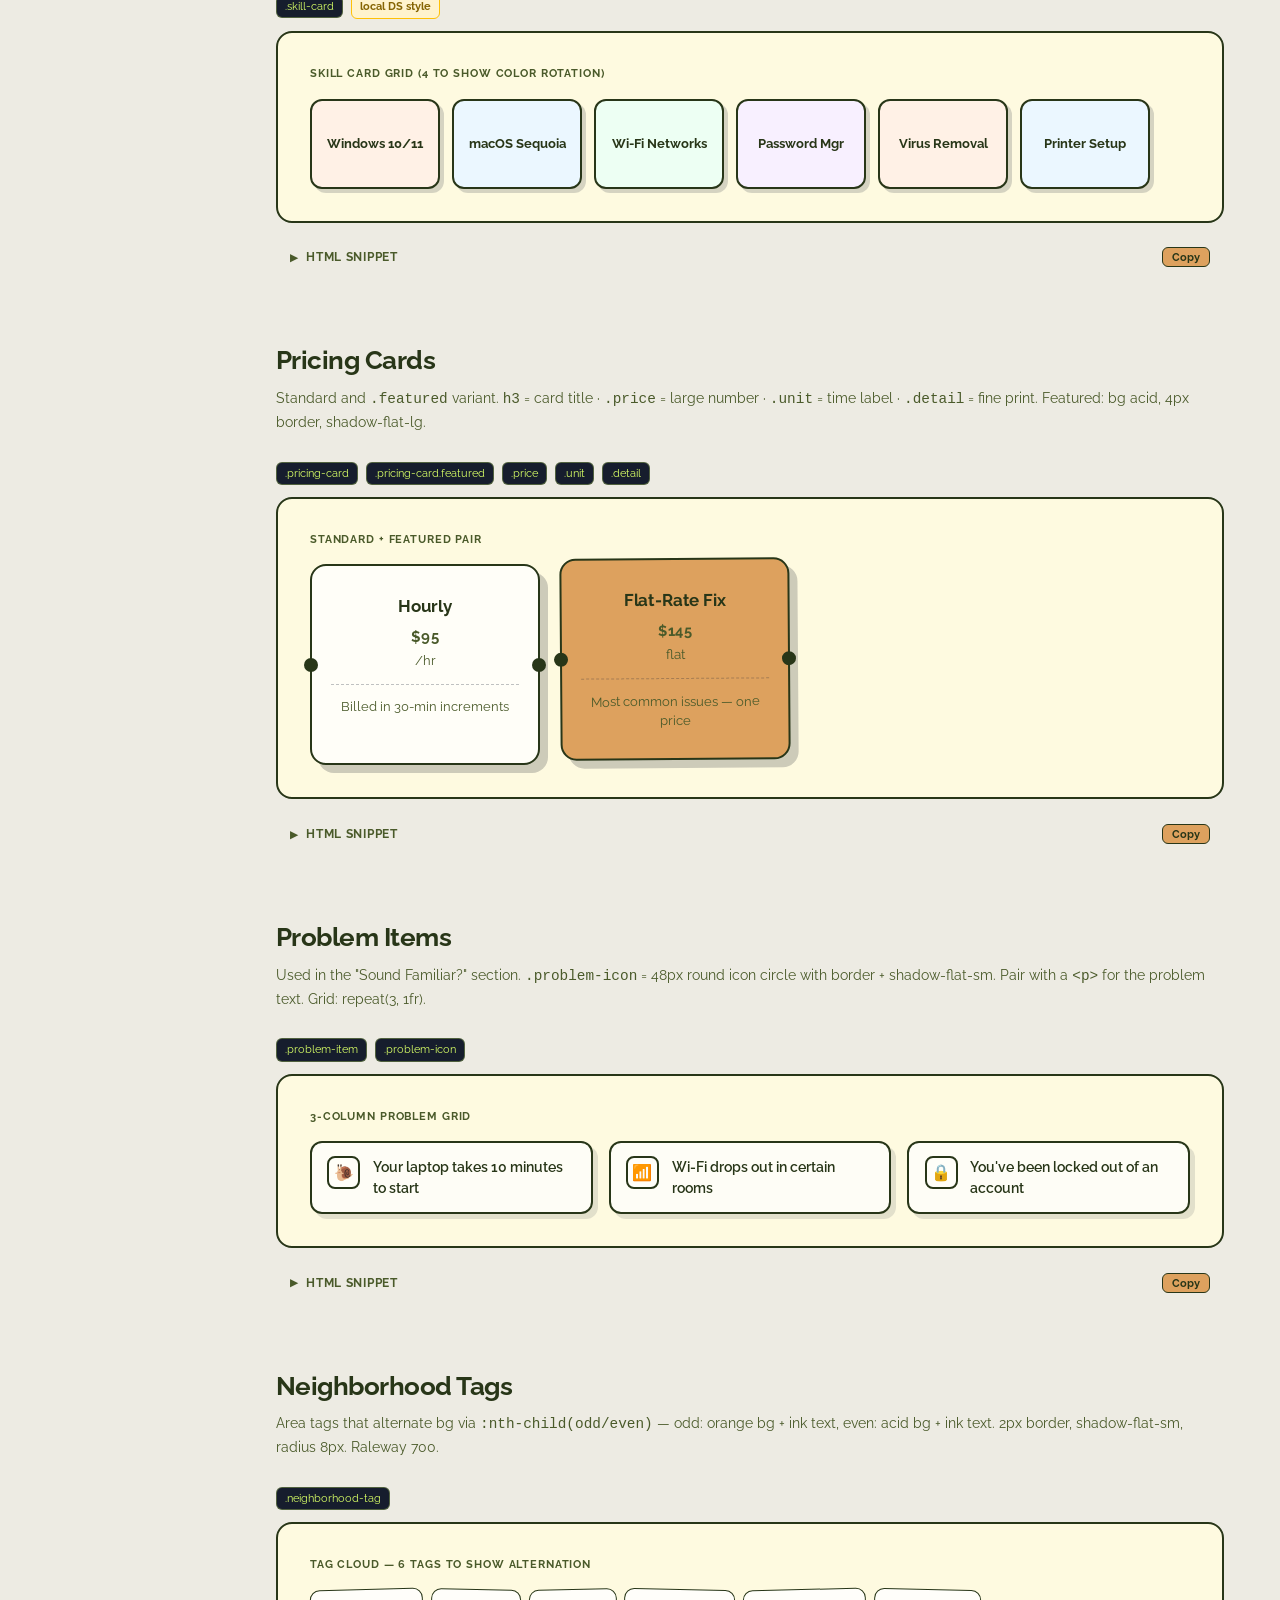
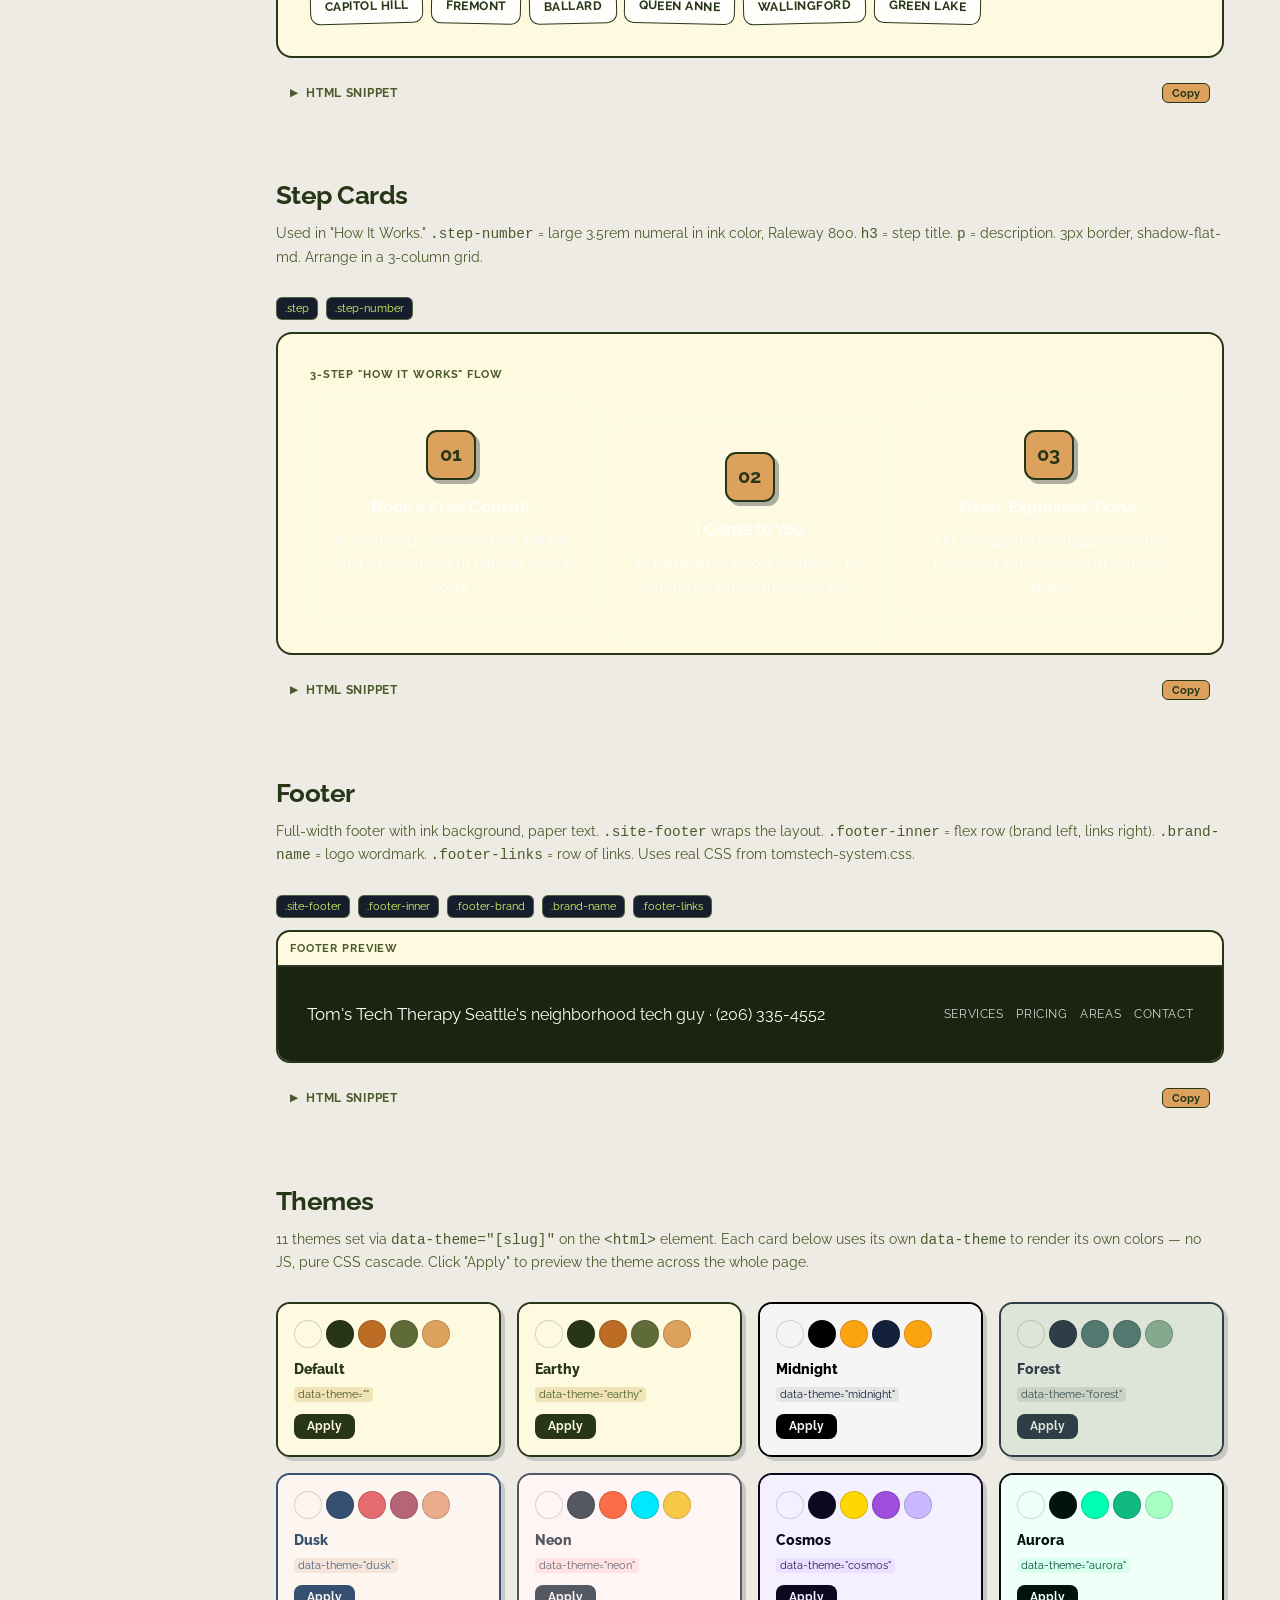
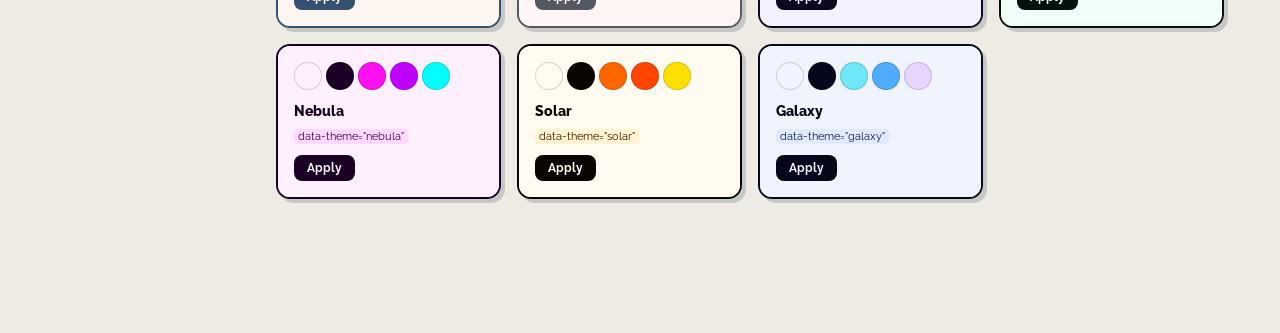
<file: design-system.html>
<!DOCTYPE html>
<html lang="en" data-theme="earthy">
<head>
    <meta charset="UTF-8">
    <meta name="viewport" content="width=device-width, initial-scale=1.0">
    <title>Tom's Tech Therapy — Design System v2</title>
    <link rel="preconnect" href="https://fonts.googleapis.com">
    <link rel="preconnect" href="https://fonts.gstatic.com" crossorigin>
    <link href="https://fonts.googleapis.com/css2?family=Raleway:ital,wght@0,100..900;1,100..900&display=swap" rel="stylesheet">
    <link rel="stylesheet" href="tomstech-system.css">
    <style>
        *, *::before, *::after { box-sizing: border-box; margin: 0; padding: 0; }

        :root {
            /* DS shell variables — not in tomstech-system.css */
            --sys-bg:      #EDEBE3;
            --sys-sidebar: #1C2332;
        }

        body { font-family: "Raleway", sans-serif; background: var(--sys-bg); color: var(--ink); -webkit-font-smoothing: antialiased; line-height: 1.58; }

        /* ── Layout ── */
        .ds-layout { display: grid; grid-template-columns: 220px 1fr; min-height: 100vh; }

        /* ── Sidebar ── */
        .ds-sidebar { background: var(--sys-sidebar); position: sticky; top: 0; height: 100vh; overflow-y: auto; padding: 1.5rem 0 2rem; scrollbar-width: thin; }
        .ds-sidebar-brand { padding: 0 1.25rem 1.25rem; border-bottom: 1px solid rgba(255,255,255,0.08); margin-bottom: 1rem; }
        .ds-sidebar-brand .sp { font-size: 1rem; font-weight: 700; color: #fff; }
        .ds-sidebar-brand .sp span { color: #FF6B35; }
        .ds-sidebar-brand .sub { font-size: 0.65rem; color: rgba(255,255,255,0.35); letter-spacing: 0.08em; text-transform: uppercase; margin-top: 2px; }
        .ds-nav-group { margin-bottom: 0.25rem; }
        .ds-nav-group-label { font-size: 0.62rem; font-weight: 700; color: rgba(255,255,255,0.28); text-transform: uppercase; letter-spacing: 1.2px; padding: 0.85rem 1.25rem 0.3rem; }
        .ds-nav-group a { display: block; padding: 0.42rem 1.25rem; font-size: 0.82rem; font-weight: 600; color: rgba(255,255,255,0.62); text-decoration: none; border-left: 2px solid transparent; transition: all 0.15s; }
        .ds-nav-group a:hover { color: #fff; border-left-color: #D8FF66; background: rgba(255,255,255,0.04); }

        /* ── Theme picker ── */
        .ds-theme-row { padding: 0.75rem 1.25rem; border-top: 1px solid rgba(255,255,255,0.08); margin-top: 0.5rem; }
        .ds-theme-row label { display: block; font-size: 0.62rem; font-weight: 700; color: rgba(255,255,255,0.28); text-transform: uppercase; letter-spacing: 1.2px; margin-bottom: 0.45rem; }
        #ds-theme-select { width: 100%; background: rgba(255,255,255,0.08); border: 1px solid rgba(255,255,255,0.15); border-radius: 8px; color: rgba(255,255,255,0.85); font-family: "Raleway", sans-serif; font-size: 0.8rem; font-weight: 600; padding: 0.42rem 0.6rem; cursor: pointer; appearance: none; }
        #ds-theme-select option { background: #1C2332; color: #fff; }

        /* ── Main ── */
        .ds-main { padding: 3rem 3.5rem 5rem; max-width: 1100px; }

        /* ── Page header ── */
        .ds-page-header { margin-bottom: 3.5rem; padding-bottom: 2rem; border-bottom: 2px solid var(--ink); }
        .ds-page-header .eyebrow { font-size: 0.72rem; font-weight: 700; text-transform: uppercase; letter-spacing: 0.1em; color: var(--ink-soft); margin-bottom: 0.5rem; }
        .ds-page-header h1 { font-size: 2.8rem; font-weight: 700; letter-spacing: -0.03em; line-height: 1; margin-bottom: 0.75rem; }
        .ds-page-header p { color: var(--ink-soft); max-width: 60ch; }

        /* ── Import callout ── */
        .import-box { background: var(--white); border: 2px solid var(--ink); border-radius: 14px; padding: 1.5rem; margin-bottom: 3.5rem; box-shadow: var(--shadow-flat-md); }
        .import-box h3 { font-size: 1rem; font-weight: 700; margin-bottom: 0.85rem; }
        .import-steps { list-style: none; display: flex; flex-direction: column; gap: 0.5rem; }
        .import-steps li { display: flex; align-items: flex-start; gap: 0.75rem; font-size: 0.88rem; color: var(--ink-soft); }
        .step-num { min-width: 22px; height: 22px; background: var(--acid); border: 2px solid var(--ink); border-radius: 6px; font-size: 0.75rem; font-weight: 700; color: var(--ink); display: flex; align-items: center; justify-content: center; box-shadow: var(--shadow-flat-sm); flex-shrink: 0; }
        .import-steps li code { font-family: "Raleway", sans-serif; background: var(--paper-deep); padding: 1px 6px; border-radius: 4px; font-size: 0.82rem; }

        /* ── Sections ── */
        .ds-section { margin-bottom: 4rem; scroll-margin-top: 2rem; }
        .ds-section-title { font-size: 1.6rem; font-weight: 700; letter-spacing: -0.02em; margin-bottom: 0.4rem; }
        .ds-section-desc { font-size: 0.9rem; color: var(--ink-soft); margin-bottom: 1.75rem; }
        .ds-divider { height: 2px; background: var(--ink); border-radius: 1px; margin: 3rem 0; }

        /* ── Token display ── */
        .token-label { font-size: 0.7rem; font-weight: 700; color: var(--ink-soft); letter-spacing: 0.04em; }
        .token-value { font-size: 0.68rem; color: var(--ink-soft); }

        /* ── Color grid ── */
        .color-grid { display: grid; grid-template-columns: repeat(auto-fill, minmax(160px, 1fr)); gap: 0.75rem; }
        .color-chip { border: 2px solid var(--ink); border-radius: 12px; overflow: hidden; box-shadow: var(--shadow-flat-sm); }
        .color-swatch { height: 72px; }
        .color-info { background: var(--white); padding: 0.6rem 0.75rem 0.65rem; }
        .color-info .name { font-weight: 700; font-size: 0.82rem; margin-bottom: 2px; }
        .color-info .hex  { font-size: 0.7rem; color: var(--ink-soft); }
        .color-info .var  { font-size: 0.65rem; color: var(--blue); margin-top: 1px; }

        /* ── Type specimens ── */
        .type-table { width: 100%; border-collapse: collapse; }
        .type-table th { font-size: 0.68rem; font-weight: 700; text-transform: uppercase; letter-spacing: 0.06em; text-align: left; padding: 0.5rem 0.75rem; border-bottom: 2px solid var(--ink); color: var(--ink-soft); }
        .type-table td { padding: 0.85rem 0.75rem; border-bottom: 1px solid var(--ink-line); vertical-align: middle; }
        .type-table tr:last-child td { border-bottom: none; }

        /* ── Spacing scale ── */
        .spacing-grid { display: flex; flex-direction: column; gap: 0.5rem; }
        .spacing-row { display: flex; align-items: center; gap: 1rem; }
        .spacing-bar-wrap { flex: 1; background: var(--paper-deep); border-radius: 4px; height: 24px; border: 1px solid var(--ink-line); overflow: hidden; }
        .spacing-bar { height: 100%; background: var(--blue); opacity: 0.7; border-radius: 4px; }
        .spacing-label { width: 48px; font-size: 0.7rem; font-weight: 700; }
        .spacing-val { width: 44px; font-size: 0.68rem; color: var(--ink-soft); }

        /* ── Radius demos ── */
        .radius-grid { display: flex; flex-wrap: wrap; gap: 0.85rem; align-items: flex-start; }
        .radius-demo { background: var(--white); border: 2px solid var(--ink); display: flex; align-items: center; justify-content: center; flex-direction: column; gap: 4px; width: 110px; height: 80px; box-shadow: var(--shadow-flat-sm); }
        .radius-demo .r-name { font-size: 0.65rem; font-weight: 700; }
        .radius-demo .r-val  { font-size: 0.6rem; color: var(--ink-soft); }

        /* ── Shadow demos ── */
        .shadow-grid { display: flex; flex-wrap: wrap; gap: 1.5rem; align-items: flex-start; }
        .shadow-demo { background: var(--white); border: 2px solid var(--ink); border-radius: 12px; padding: 1rem 1.25rem; min-width: 140px; }
        .shadow-demo .sh-name { font-weight: 700; font-size: 0.82rem; margin-bottom: 4px; }
        .shadow-demo .sh-val  { font-size: 0.62rem; color: var(--ink-soft); line-height: 1.5; }

        /* ── Component showcase ── */
        .comp-stage { background: var(--paper); border: 2px solid var(--ink); border-radius: 16px; padding: 2rem; margin-bottom: 1rem; }
        .comp-stage.dark { background: var(--dark-bg); }
        .comp-label { font-size: 0.68rem; font-weight: 700; text-transform: uppercase; letter-spacing: 0.08em; color: var(--ink-soft); margin-bottom: 1rem; }
        .comp-label.dark { color: rgba(255,255,255,0.38); }
        .comp-row { display: flex; flex-wrap: wrap; align-items: flex-start; gap: 1rem; }

        /* ── Nav demo wrapper (DS-specific) ── */
        .nav-demo { background: rgba(255,252,244,0.9); border: 2px solid var(--ink); border-radius: 20px; padding: 0.72rem 0.9rem; display: flex; align-items: center; justify-content: space-between; gap: 1rem; position: relative; }
        .nav-demo::before, .nav-demo::after { content: ""; position: absolute; width: 54px; height: 14px; background: var(--tape); border: 1px solid var(--ink-line); top: -10px; }
        .nav-demo::before { left: 18%; transform: rotate(-4deg); }
        .nav-demo::after  { right: 14%; transform: rotate(6deg); }
        .nav-demo-links { display: flex; gap: 0.35rem; align-items: center; }
        .nav-demo-link { font-size: 0.75rem; font-weight: 700; text-transform: uppercase; letter-spacing: 0.04em; padding: 0.4rem 0.65rem; border-radius: 999px; color: var(--ink); }

        /* ── Skill card (from skills.html — not in tomstech-system.css) ── */
        .skill-card { min-height: 90px; width: 130px; border: 2px solid var(--ink); border-radius: 12px; padding: 0.8rem 0.7rem; display: flex; align-items: center; justify-content: center; text-align: center; font-size: 0.82rem; font-weight: 700; line-height: 1.2; box-shadow: var(--shadow-flat-sm); }
        .skill-card:nth-child(4n+1) { background: #FFF1E6; }
        .skill-card:nth-child(4n+2) { background: #EBF7FF; }
        .skill-card:nth-child(4n+3) { background: #EDFFF3; }
        .skill-card:nth-child(4n+4) { background: #F8F0FF; }

        /* ── btn-sms (teal call-to-action — not in tomstech-system.css) ── */
        .btn-sms { background: var(--teal); color: #fff; border: 2px solid var(--ink); border-radius: 12px; padding: 0.8rem 1.35rem; font-weight: 700; font-size: 0.93rem; display: inline-flex; align-items: center; gap: 0.42rem; text-decoration: none; cursor: pointer; box-shadow: var(--shadow-flat-sm); transition: transform 0.15s, box-shadow 0.15s; }
        .btn-sms:hover { transform: translate(-2px,-2px); box-shadow: 8px 8px 0 rgba(28,35,50,0.20); }

        /* ── Footer preview (DS-specific display) ── */
        .footer-preview { background: #121A2A; border-radius: 12px; padding: 1.5rem; display: flex; justify-content: space-between; align-items: center; flex-wrap: wrap; gap: 1rem; }
        .fp-brand { font-size: 0.95rem; font-weight: 700; color: #fff; }
        .fp-sub { font-size: 0.78rem; color: rgba(255,255,255,0.5); margin-top: 2px; }
        .fp-links { display: flex; gap: 0.75rem; flex-wrap: wrap; }
        .fp-link { font-size: 0.72rem; color: rgba(255,255,255,0.6); text-transform: uppercase; letter-spacing: 0.05em; text-decoration: none; }

        /* ── Layout helpers ── */
        .ds-section-wrap { background: var(--white); border: 2px solid var(--ink); border-radius: 16px; padding: 1.75rem; box-shadow: var(--shadow-ambient); }

        /* ── Snippet viewer ── */
        details.ds-snippet { margin-top: 0.75rem; border: 1px solid var(--ink-line); border-radius: 10px; overflow: hidden; }
        details.ds-snippet summary { display: flex; align-items: center; gap: 0.5rem; padding: 0.55rem 0.85rem; font-size: 0.72rem; font-weight: 700; color: var(--ink-soft); text-transform: uppercase; letter-spacing: 0.06em; cursor: pointer; list-style: none; user-select: none; }
        details.ds-snippet summary::-webkit-details-marker { display: none; }
        details.ds-snippet summary::before { content: "▶"; font-size: 0.6rem; transition: transform 0.15s; }
        details.ds-snippet[open] summary::before { transform: rotate(90deg); }
        details.ds-snippet summary .ds-copy-btn { margin-left: auto; }
        pre.ds-code { background: #1C2332; padding: 1rem 1.1rem; overflow-x: auto; }
        pre.ds-code code { font-family: "Raleway", sans-serif; font-size: 0.78rem; color: #D8FF66; line-height: 1.6; white-space: pre; display: block; }
        .ds-copy-btn { background: var(--acid); border: 1px solid var(--ink); border-radius: 6px; padding: 2px 9px; font-family: "Raleway", sans-serif; font-size: 0.7rem; font-weight: 700; color: var(--ink); cursor: pointer; transition: background 0.12s; }
        .ds-copy-btn:hover { background: var(--orange); color: #fff; border-color: var(--orange); }

        /* ── Reference badges ── */
        .copy-badge { display: inline-flex; align-items: center; background: var(--paper-deep); border: 1px solid var(--ink-line); border-radius: 6px; padding: 2px 8px; font-size: 0.68rem; color: var(--ink); }
        .class-badge { display: inline-flex; align-items: center; background: #161D2D; border: 1px solid rgba(216,255,102,0.3); border-radius: 6px; padding: 2px 8px; font-size: 0.68rem; color: #D8FF66; cursor: pointer; transition: background 0.12s; }
        .class-badge:hover { background: rgba(216,255,102,0.1); }

        /* ── Theme Cards ── */
        .ds-themes-grid { display: grid; grid-template-columns: repeat(auto-fill, minmax(180px, 1fr)); gap: 1rem; margin-top: 1rem; }
        .ds-theme-card { border-radius: 14px; overflow: hidden; border: 2px solid var(--ink); box-shadow: var(--shadow-flat-sm); }
        .ds-theme-card-inner { background: var(--paper); padding: 1rem; display: flex; flex-direction: column; gap: 0.45rem; }
        .ds-theme-swatches { display: flex; gap: 4px; margin-bottom: 0.2rem; }
        .ds-swatch { width: 28px; height: 28px; border-radius: 50%; border: 1.5px solid rgba(0,0,0,0.15); flex-shrink: 0; }
        .ds-theme-name { font-size: 0.9rem; font-weight: 800; color: var(--ink); }
        .ds-theme-slug { font-size: 0.68rem; color: var(--ink-soft); line-height: 1.3; }
        .ds-theme-slug code { font-family: "Raleway", sans-serif; font-size: 0.68rem; background: var(--paper-deep); padding: 1px 4px; border-radius: 4px; }
        .ds-theme-apply { margin-top: 0.25rem; background: var(--ink); color: var(--paper); border: none; border-radius: 8px; padding: 0.35rem 0.8rem; font-family: "Raleway", sans-serif; font-size: 0.72rem; font-weight: 700; cursor: pointer; align-self: flex-start; transition: opacity 0.12s; }
        .ds-theme-apply:hover { opacity: 0.8; }

        @media (max-width: 860px) {
            .ds-layout { grid-template-columns: 1fr; }
            .ds-sidebar { display: none; }
            .ds-main { padding: 2rem 1.25rem 4rem; }
        }
    </style>
</head>
<body>
<div class="ds-layout">

    <!-- ── Sidebar ── -->
    <aside class="ds-sidebar">
        <div class="ds-sidebar-brand">
            <div class="sp">Tom's Tech <span>Therapy</span></div>
            <div class="sub">Design System v2.0</div>
        </div>
        <nav>
            <div class="ds-nav-group">
                <div class="ds-nav-group-label">Setup</div>
                <a href="#import">Figma Import</a>
                <a href="#fonts">Fonts</a>
            </div>
            <div class="ds-nav-group">
                <div class="ds-nav-group-label">Foundations</div>
                <a href="#colors">Colors</a>
                <a href="#typography">Typography</a>
                <a href="#spacing">Spacing</a>
                <a href="#radius">Border Radius</a>
                <a href="#shadows">Shadows</a>
                <a href="#borders">Borders</a>
                <a href="#themes">Themes</a>
            </div>
            <div class="ds-nav-group">
                <div class="ds-nav-group-label">Components</div>
                <a href="#nav">Navigation</a>
                <a href="#buttons">Buttons</a>
                <a href="#badges">Badge / Pill</a>
                <a href="#hero-offer">Hero Offer Card</a>
                <a href="#service-cards">Service Cards</a>
                <a href="#skill-cards">Skill Cards</a>
                <a href="#pricing-cards">Pricing Cards</a>
                <a href="#problem-items">Problem Items</a>
                <a href="#neighborhood-tags">Neighborhood Tags</a>
                <a href="#step-cards">Step Cards</a>
                <a href="#footer">Footer</a>
                <a href="#themes">Themes</a>
            </div>
        </nav>
        <div class="ds-theme-row">
            <label for="ds-theme-select">Theme Preview</label>
            <select id="ds-theme-select">
                <option value="">Default</option>
                <option value="earthy">Earthy</option>
                <option value="midnight">Midnight</option>
                <option value="forest">Forest</option>
                <option value="dusk">Dusk</option>
                <option value="neon">Neon</option>
                <option value="cosmos">Cosmos</option>
                <option value="aurora">Aurora</option>
                <option value="nebula">Nebula</option>
                <option value="solar">Solar</option>
                <option value="galaxy">Galaxy</option>
            </select>
        </div>
    </aside>

    <!-- ── Main ── -->
    <main class="ds-main">

        <div class="ds-page-header">
            <div class="eyebrow">Tom's Tech Therapy · tomstech.net</div>
            <h1>Design System</h1>
            <p>All tokens, components, and patterns from the production website. Use the <strong>Theme Preview</strong> selector to see all 11 themes live. Import <code style="font-family:'Raleway',sans-serif;font-size:0.88em;background:var(--paper-deep);padding:1px 6px;border-radius:4px;">design-tokens.json</code> into Figma via Token Studio, then use this page as your component reference.</p>
        </div>

        <!-- ── Figma Import ── -->
        <div class="import-box" id="import">
            <h3>How to use this system</h3>
            <p style="font-size:0.82rem;color:var(--ink-soft);margin:0 0 1rem;line-height:1.5;"><strong>Tip:</strong> Token Studio now requires a paid plan. Use the free community plugin <strong>json-to-figma-styles</strong> instead — it creates native Figma Color Styles and Text Styles that work on the free Figma plan.</p>
            <ol class="import-steps">
                <li><div class="step-num">1</div><span>Add <code>&lt;link rel="stylesheet" href="tomstech-system.css"&gt;</code> to your HTML <code>&lt;head&gt;</code></span></li>
                <li><div class="step-num">2</div><span>Add <code>data-theme="earthy"</code> to your <code>&lt;html&gt;</code> tag to activate a theme</span></li>
                <li><div class="step-num">3</div><span>Use the class names shown on this page — all components render from that one CSS file</span></li>
                <li><div class="step-num">4</div><span>For Figma: open <strong>Plugins → Community</strong>, install <strong>"json-to-figma-styles"</strong>, load <code>design-tokens.json</code></span></li>
                <li><div class="step-num">5</div><span>Build components by referencing token names, e.g. <code>primitive/color/ink</code>, <code>primitive/shadow/flat-md</code></span></li>
            </ol>
        </div>

        <!-- ── Fonts ── -->
        <div class="ds-section" id="fonts">
            <div class="ds-section-title">Fonts</div>
            <div class="ds-section-desc"><strong>Raleway is the sole typeface</strong> (v2.0 single-font system). Its variable axis (100–900) creates all hierarchy: <strong>800</strong> for hero H1, <strong>700</strong> for section H2 / card H3 / labels / buttons / logo, <strong>400</strong> for body copy. Label and badge roles use Raleway 700 + <code style="font-family:'Raleway',sans-serif;font-size:0.82em;background:var(--paper-deep);padding:1px 6px;border-radius:4px;">text-transform: uppercase</code> + letter-spacing.</div>
            <div class="ds-section-wrap">
                <table class="type-table" style="margin-bottom:0">
                    <thead><tr><th>Role</th><th>Specimen</th><th>Spec</th><th>Token</th></tr></thead>
                    <tbody>
                        <tr>
                            <td><span style="font-size:0.82rem;color:var(--ink-soft);">H1 Hero / H2 Sections / H3 Cards</span></td>
                            <td style="font-family:'Raleway';font-weight:800;font-size:1.15rem;letter-spacing:-0.02em;">Raleway</td>
                            <td><span class="token-value">100..900 variable · 800 H1 · 700 H2/H3</span></td>
                            <td><span class="copy-badge">primitive/font-family/hero</span></td>
                        </tr>
                        <tr>
                            <td><span style="font-size:0.82rem;color:var(--ink-soft);">Body / Paragraphs / Cards</span></td>
                            <td style="font-family:'Raleway';font-size:1.05rem;">Raleway 400</td>
                            <td><span class="token-value">400 regular · lh 1.58</span></td>
                            <td><span class="copy-badge">primitive/font-family/body</span></td>
                        </tr>
                        <tr>
                            <td><span style="font-size:0.82rem;color:var(--ink-soft);">Labels / Nav / Tags / Kickers</span></td>
                            <td style="font-family:'Raleway';font-weight:700;font-size:0.9rem;letter-spacing:0.07em;text-transform:uppercase;">Raleway 700 + uppercase</td>
                            <td><span class="token-value">700 · uppercase · ls 0.07em</span></td>
                            <td><span class="copy-badge">primitive/font-family/mono</span></td>
                        </tr>
                        <tr>
                            <td><span style="font-size:0.82rem;color:var(--ink-soft);">Logo / Buttons / UI Chrome</span></td>
                            <td style="font-family:'Raleway';font-weight:700;font-size:1.1rem;">Raleway 700</td>
                            <td><span class="token-value">700 · ls −0.02em</span></td>
                            <td><span class="copy-badge">primitive/font-family/display</span></td>
                        </tr>
                    </tbody>
                </table>
            </div>
        </div>

        <div class="ds-divider"></div>

        <!-- ── Colors ── -->
        <div class="ds-section" id="colors">
            <div class="ds-section-title">Colors</div>
            <div class="ds-section-desc">All primitive color tokens. Reference as <code style="font-family:'Raleway',sans-serif;font-size:0.82em;">primitive/color/[name]</code> in Token Studio. Theme overrides change these at the <code style="font-family:'Raleway',sans-serif;font-size:0.82em;">[data-theme]</code> level.</div>

            <div style="margin-bottom:1.25rem;">
                <div class="token-label" style="margin-bottom:0.75rem;">BACKGROUNDS &amp; SURFACES</div>
                <div class="color-grid">
                    <div class="color-chip"><div class="color-swatch" style="background:#FAF4E5;"></div><div class="color-info"><div class="name">Paper</div><div class="hex">#FAF4E5</div><div class="var">--paper</div></div></div>
                    <div class="color-chip"><div class="color-swatch" style="background:#F0E3C6;"></div><div class="color-info"><div class="name">Paper Deep</div><div class="hex">#F0E3C6</div><div class="var">--paper-deep</div></div></div>
                    <div class="color-chip"><div class="color-swatch" style="background:#FFFDF8;"></div><div class="color-info"><div class="name">White</div><div class="hex">#FFFDF8</div><div class="var">--white</div></div></div>
                    <div class="color-chip"><div class="color-swatch" style="background:#161D2D;"></div><div class="color-info"><div class="name">Dark BG</div><div class="hex">#161D2D</div><div class="var">--dark-bg</div></div></div>
                    <div class="color-chip"><div class="color-swatch" style="background:#181F31;"></div><div class="color-info"><div class="name">Pricing BG</div><div class="hex">#181F31</div><div class="var">--pricing-bg</div></div></div>
                    <div class="color-chip"><div class="color-swatch" style="background:#121A2A;"></div><div class="color-info"><div class="name">Footer BG</div><div class="hex">#121A2A</div><div class="var">--footer-bg</div></div></div>
                </div>
            </div>

            <div style="margin-bottom:1.25rem;">
                <div class="token-label" style="margin-bottom:0.75rem;">INK / TEXT</div>
                <div class="color-grid">
                    <div class="color-chip"><div class="color-swatch" style="background:#1C2332;"></div><div class="color-info"><div class="name">Ink</div><div class="hex">#1C2332</div><div class="var">--ink</div></div></div>
                    <div class="color-chip"><div class="color-swatch" style="background:#3B455C;"></div><div class="color-info"><div class="name">Ink Soft</div><div class="hex">#3B455C</div><div class="var">--ink-soft</div></div></div>
                    <div class="color-chip"><div class="color-swatch" style="background:rgba(28,35,50,0.22);border:1px solid #ccc;"></div><div class="color-info"><div class="name">Ink Line</div><div class="hex">rgba(28,35,50,.22)</div><div class="var">--ink-line</div></div></div>
                </div>
            </div>

            <div style="margin-bottom:1.25rem;">
                <div class="token-label" style="margin-bottom:0.75rem;">ACCENT PALETTE</div>
                <div class="color-grid">
                    <div class="color-chip"><div class="color-swatch" style="background:#FF6B35;"></div><div class="color-info"><div class="name">Orange</div><div class="hex">#FF6B35</div><div class="var">--orange</div></div></div>
                    <div class="color-chip"><div class="color-swatch" style="background:#D8FF66;border:1px solid #ddd;"></div><div class="color-info"><div class="name">Acid</div><div class="hex">#D8FF66</div><div class="var">--acid</div></div></div>
                    <div class="color-chip"><div class="color-swatch" style="background:#10A7A0;"></div><div class="color-info"><div class="name">Teal</div><div class="hex">#10A7A0</div><div class="var">--teal</div></div></div>
                    <div class="color-chip"><div class="color-swatch" style="background:#4E87FF;"></div><div class="color-info"><div class="name">Blue</div><div class="hex">#4E87FF</div><div class="var">--blue</div></div></div>
                    <div class="color-chip"><div class="color-swatch" style="background:#FF4E8D;"></div><div class="color-info"><div class="name">Pink</div><div class="hex">#FF4E8D</div><div class="var">--pink</div></div></div>
                </div>
            </div>

            <div>
                <div class="token-label" style="margin-bottom:0.75rem;">CARD BACKGROUNDS (fixed, not semantic)</div>
                <div class="color-grid">
                    <div class="color-chip"><div class="color-swatch" style="background:#FFF2E6;"></div><div class="color-info"><div class="name">Svc Orange</div><div class="hex">#FFF2E6</div><div class="var">service-orange-bg</div></div></div>
                    <div class="color-chip"><div class="color-swatch" style="background:#E8F8FF;"></div><div class="color-info"><div class="name">Svc Blue</div><div class="hex">#E8F8FF</div><div class="var">service-blue-bg</div></div></div>
                    <div class="color-chip"><div class="color-swatch" style="background:#EDFFF5;"></div><div class="color-info"><div class="name">Svc Green</div><div class="hex">#EDFFF5</div><div class="var">service-green-bg</div></div></div>
                    <div class="color-chip"><div class="color-swatch" style="background:#FFF1E6;"></div><div class="color-info"><div class="name">Skill A</div><div class="hex">#FFF1E6</div><div class="var">skill-orange-bg</div></div></div>
                    <div class="color-chip"><div class="color-swatch" style="background:#EBF7FF;"></div><div class="color-info"><div class="name">Skill B</div><div class="hex">#EBF7FF</div><div class="var">skill-blue-bg</div></div></div>
                    <div class="color-chip"><div class="color-swatch" style="background:#EDFFF3;"></div><div class="color-info"><div class="name">Skill C</div><div class="hex">#EDFFF3</div><div class="var">skill-green-bg</div></div></div>
                    <div class="color-chip"><div class="color-swatch" style="background:#F8F0FF;"></div><div class="color-info"><div class="name">Skill D</div><div class="hex">#F8F0FF</div><div class="var">skill-purple-bg</div></div></div>
                </div>
            </div>
        </div>

        <div class="ds-divider"></div>

        <!-- ── Typography ── -->
        <div class="ds-section" id="typography">
            <div class="ds-section-title">Typography</div>
            <div class="ds-section-desc">Type styles and their token references.</div>
            <div class="ds-section-wrap">
                <table class="type-table">
                    <thead><tr><th>Style</th><th>Specimen</th><th>Family / Size / Weight</th><th>Token</th></tr></thead>
                    <tbody>
                        <tr>
                            <td class="token-label">Display / Hero H1</td>
                            <td style="font-family:'Raleway';font-size:2.4rem;font-weight:800;letter-spacing:-0.03em;line-height:0.95;">Solves It</td>
                            <td class="token-value">Raleway · clamp(2.6–5.2rem) · 800 · ls −0.03em · lh 0.95</td>
                            <td><span class="copy-badge">semantic/typography/heading-display</span></td>
                        </tr>
                        <tr>
                            <td class="token-label">Section H2</td>
                            <td style="font-family:'Raleway';font-size:2rem;font-weight:700;letter-spacing:-0.03em;line-height:1.02;">How I Can Help</td>
                            <td class="token-value">Raleway · clamp(2–3.45rem) · 700 · ls −0.03em · lh 1.02</td>
                            <td><span class="copy-badge">semantic/typography/heading-section</span></td>
                        </tr>
                        <tr>
                            <td class="token-label">Card H3</td>
                            <td style="font-family:'Raleway';font-size:1.1rem;font-weight:700;letter-spacing:-0.01em;">Wi-Fi &amp; Network</td>
                            <td class="token-value">Raleway · 1.1rem · 700 · ls −0.01em</td>
                            <td><span class="copy-badge">semantic/typography/heading-card</span></td>
                        </tr>
                        <tr>
                            <td class="token-label">Body Base</td>
                            <td style="font-family:'Raleway';font-size:1rem;">Troubleshooting first. Real solutions after.</td>
                            <td class="token-value">Raleway · 1rem · 400 · lh 1.58</td>
                            <td><span class="copy-badge">semantic/typography/body-base</span></td>
                        </tr>
                        <tr>
                            <td class="token-label">Body Small</td>
                            <td style="font-family:'Raleway';font-size:0.9rem;color:var(--ink-soft);">Dead zones, drops, slow rooms.</td>
                            <td class="token-value">Raleway · 0.9rem · 400 · lh 1.62</td>
                            <td><span class="copy-badge">semantic/typography/body-small</span></td>
                        </tr>
                        <tr>
                            <td class="token-label">Label / Mono</td>
                            <td style="font-family:'Raleway';font-size:0.76rem;font-weight:700;text-transform:uppercase;letter-spacing:0.04em;">SERVICES · PRICING · CONTACT</td>
                            <td class="token-value">Raleway · 0.76–0.82rem · 700 · uppercase · ls 0.04em</td>
                            <td><span class="copy-badge">semantic/typography/label-mono</span></td>
                        </tr>
                        <tr>
                            <td class="token-label">Micro Label</td>
                            <td style="font-family:'Raleway';font-size:0.72rem;font-weight:700;text-transform:uppercase;letter-spacing:0.1em;color:var(--ink-soft);">START HERE · TECH TRIAGE CALL</td>
                            <td class="token-value">Raleway · 0.72–0.76rem · 700 · uppercase · ls 0.07–0.1em</td>
                            <td><span class="copy-badge">semantic/typography/label-micro</span></td>
                        </tr>
                        <tr>
                            <td class="token-label">Price Large</td>
                            <td style="font-family:'Raleway';font-size:3rem;font-weight:700;line-height:1;">$42</td>
                            <td class="token-value">Raleway · 3rem · 700 · lh 1</td>
                            <td><span class="copy-badge">semantic/typography/price-large</span></td>
                        </tr>
                        <tr>
                            <td class="token-label">Price Hero</td>
                            <td style="font-family:'Raleway';font-size:2.35rem;font-weight:700;line-height:1;color:var(--teal);">$21</td>
                            <td class="token-value">Raleway · 2.35rem · 700 · lh 1 · color: teal</td>
                            <td><span class="copy-badge">semantic/typography/price-hero</span></td>
                        </tr>
                    </tbody>
                </table>
            </div>
        </div>

        <div class="ds-divider"></div>

        <!-- ── Spacing ── -->
        <div class="ds-section" id="spacing">
            <div class="ds-section-title">Spacing Scale</div>
            <div class="ds-section-desc">Used for padding, gap, and margin. Token: <code style="font-family:'Raleway',sans-serif;font-size:0.82em;">primitive/spacing/[key]</code></div>
            <div class="ds-section-wrap">
                <div class="spacing-grid">
                    <div class="spacing-row"><span class="spacing-label">sp-1</span><div class="spacing-bar-wrap"><div class="spacing-bar" style="width:4px;"></div></div><span class="spacing-val">4px</span></div>
                    <div class="spacing-row"><span class="spacing-label">sp-2</span><div class="spacing-bar-wrap"><div class="spacing-bar" style="width:8px;"></div></div><span class="spacing-val">8px</span></div>
                    <div class="spacing-row"><span class="spacing-label">sp-3</span><div class="spacing-bar-wrap"><div class="spacing-bar" style="width:12px;"></div></div><span class="spacing-val">12px</span></div>
                    <div class="spacing-row"><span class="spacing-label">sp-4</span><div class="spacing-bar-wrap"><div class="spacing-bar" style="width:16px;"></div></div><span class="spacing-val">16px</span></div>
                    <div class="spacing-row"><span class="spacing-label">sp-6</span><div class="spacing-bar-wrap"><div class="spacing-bar" style="width:24px;"></div></div><span class="spacing-val">24px</span></div>
                    <div class="spacing-row"><span class="spacing-label">sp-8</span><div class="spacing-bar-wrap"><div class="spacing-bar" style="width:32px;"></div></div><span class="spacing-val">32px</span></div>
                    <div class="spacing-row"><span class="spacing-label">sp-10</span><div class="spacing-bar-wrap"><div class="spacing-bar" style="width:40px;"></div></div><span class="spacing-val">40px</span></div>
                    <div class="spacing-row"><span class="spacing-label">sp-12</span><div class="spacing-bar-wrap"><div class="spacing-bar" style="width:48px;"></div></div><span class="spacing-val">48px</span></div>
                    <div class="spacing-row"><span class="spacing-label">sp-16</span><div class="spacing-bar-wrap"><div class="spacing-bar" style="width:64px;"></div></div><span class="spacing-val">64px</span></div>
                    <div class="spacing-row"><span class="spacing-label">sp-20</span><div class="spacing-bar-wrap"><div class="spacing-bar" style="width:80px;"></div></div><span class="spacing-val">80px</span></div>
                    <div class="spacing-row"><span class="spacing-label">sp-24</span><div class="spacing-bar-wrap"><div class="spacing-bar" style="width:96px;"></div></div><span class="spacing-val">96px</span></div>
                </div>
            </div>
        </div>

        <!-- ── Border Radius ── -->
        <div class="ds-section" id="radius">
            <div class="ds-section-title">Border Radius</div>
            <div class="ds-section-desc">Token: <code style="font-family:'Raleway',sans-serif;font-size:0.82em;">primitive/border-radius/[key]</code></div>
            <div class="radius-grid">
                <div class="radius-demo" style="border-radius:8px;"><span class="r-name">sm</span><span class="r-val">8px</span></div>
                <div class="radius-demo" style="border-radius:11px;"><span class="r-name">md</span><span class="r-val">11px</span></div>
                <div class="radius-demo" style="border-radius:12px;"><span class="r-name">lg</span><span class="r-val">12px</span></div>
                <div class="radius-demo" style="border-radius:14px;"><span class="r-name">xl</span><span class="r-val">14px</span></div>
                <div class="radius-demo" style="border-radius:16px;"><span class="r-name">2xl</span><span class="r-val">16px</span></div>
                <div class="radius-demo" style="border-radius:20px;"><span class="r-name">4xl</span><span class="r-val">20px</span></div>
                <div class="radius-demo" style="border-radius:26px;"><span class="r-name">6xl</span><span class="r-val">26px</span></div>
                <div class="radius-demo" style="border-radius:999px;width:140px;"><span class="r-name">full</span><span class="r-val">999px</span></div>
            </div>
        </div>

        <!-- ── Shadows ── -->
        <div class="ds-section" id="shadows">
            <div class="ds-section-title">Shadows</div>
            <div class="ds-section-desc">Hard-offset (flat) style — no blur, pure X/Y offset. Token: <code style="font-family:'Raleway',sans-serif;font-size:0.82em;">primitive/shadow/[key]</code> · Now CSS variables: <code style="font-family:'Raleway',sans-serif;font-size:0.82em;">var(--shadow-flat-sm)</code> etc.</div>
            <div class="shadow-grid">
                <div class="shadow-demo" style="box-shadow:var(--shadow-flat-sm);"><div class="sh-name">flat-sm</div><div class="sh-val">4 4 0<br>rgba 0.18</div></div>
                <div class="shadow-demo" style="box-shadow:var(--shadow-flat-md);"><div class="sh-name">flat-md</div><div class="sh-val">6 6 0<br>rgba 0.20</div></div>
                <div class="shadow-demo" style="box-shadow:var(--shadow-flat-lg);"><div class="sh-name">flat-lg</div><div class="sh-val">8 8 0<br>rgba 0.16</div></div>
                <div class="shadow-demo" style="box-shadow:var(--shadow-flat-xl);"><div class="sh-name">flat-xl</div><div class="sh-val">9 9 0<br>rgba 0.14</div></div>
                <div class="shadow-demo" style="box-shadow:var(--shadow-flat-dark);"><div class="sh-name">flat-dark</div><div class="sh-val">8 8 0<br>rgba(12,19,30) 0.20</div></div>
                <div class="shadow-demo" style="box-shadow:0 12px 26px rgba(28,35,50,0.14);"><div class="sh-name">ambient</div><div class="sh-val">0 12 26<br>rgba 0.14</div></div>
                <div class="shadow-demo" style="box-shadow:0 24px 38px rgba(21,29,44,0.28);"><div class="sh-name">dark-section</div><div class="sh-val">0 24 38<br>rgba 0.28</div></div>
            </div>
        </div>

        <!-- ── Borders ── -->
        <div class="ds-section" id="borders">
            <div class="ds-section-title">Borders</div>
            <div class="ds-section-desc">Two border widths. Always <code style="font-family:'Raleway',sans-serif;font-size:0.82em;">solid</code>. Color is <code style="font-family:'Raleway',sans-serif;font-size:0.82em;">--ink</code> for primary, <code style="font-family:'Raleway',sans-serif;font-size:0.82em;">--ink-line</code> for subtle.</div>
            <div class="comp-row">
                <div style="border:2px solid var(--ink);border-radius:12px;padding:1rem 1.5rem;background:var(--white);box-shadow:var(--shadow-flat-sm);">
                    <div class="token-label">2px solid ink</div>
                    <div class="token-value" style="margin-top:4px;">Primary — all cards, buttons, nav, badges</div>
                </div>
                <div style="border:1px solid var(--ink-line);border-radius:12px;padding:1rem 1.5rem;background:var(--white);">
                    <div class="token-label">1px solid ink-line</div>
                    <div class="token-value" style="margin-top:4px;">Subtle — neighborhood tags, dividers</div>
                </div>
            </div>
        </div>

        <div class="ds-divider"></div>

        <!-- ════ COMPONENTS ════ -->
        <div style="margin-bottom:2rem;padding:1rem 1.25rem;background:var(--white);border:2px solid var(--ink);border-radius:12px;display:flex;flex-wrap:wrap;gap:1.25rem;align-items:center;">
            <span style="font-weight:700;font-size:0.85rem;">Badge legend:</span>
            <span style="display:inline-flex;align-items:center;gap:0.5rem;font-size:0.82rem;color:var(--ink-soft);">
                <span class="copy-badge">token/name</span> Token Studio reference
            </span>
            <span style="display:inline-flex;align-items:center;gap:0.5rem;font-size:0.82rem;color:var(--ink-soft);">
                <span class="class-badge">.css-class</span> Production class — click to copy
            </span>
        </div>

        <!-- ── Nav ── -->
        <div class="ds-section" id="nav">
            <div class="ds-section-title">Navigation</div>
            <div class="ds-section-desc">Fixed floating island. Border-radius: 20px. Two decorative tape strips (::before / ::after) with <code style="font-family:'Raleway',sans-serif;font-size:0.82em;">--tape</code> color, rotated ±4–6°. Hamburger + mobile-nav for screens below 800px.</div>
            <div style="margin-bottom:0.75rem;display:flex;gap:0.5rem;flex-wrap:wrap;align-items:center;">
                <span class="class-badge">.main-nav</span>
                <span class="class-badge">.logo</span>
                <span class="class-badge">.nav-links a</span>
                <span class="class-badge">.nav-cta</span>
                <span class="class-badge">.hamburger</span>
                <span class="class-badge">.mobile-nav</span>
            </div>
            <div class="comp-stage" style="padding-top:2.5rem;">
                <div class="comp-label">Desktop Nav (floating island)</div>
                <div class="nav-demo">
                    <a href="#" class="logo" style="text-decoration:none;">Tom's Tech <span>Therapy</span></a>
                    <div class="nav-demo-links">
                        <span class="nav-demo-link">Services</span>
                        <span class="nav-demo-link">Skills</span>
                        <span class="nav-demo-link">Pricing</span>
                        <span class="nav-demo-link">Common Fixes</span>
                    </div>
                    <a class="nav-cta" href="#">Call (206) 335-4552</a>
                </div>
            </div>
            <details class="ds-snippet">
                <summary>HTML snippet <button class="ds-copy-btn">Copy</button></summary>
                <pre class="ds-code"><code>&lt;nav class="main-nav" role="navigation"&gt;
  &lt;a href="/" class="logo" aria-label="Tom's Tech Therapy — Home"&gt;
    &lt;!-- SVG logo mark here --&gt;
    &lt;span class="logo-wordmark"&gt;Tom's Tech &lt;span&gt;Therapy&lt;/span&gt;&lt;/span&gt;
  &lt;/a&gt;
  &lt;div class="nav-links"&gt;
    &lt;a href="#services"&gt;Services&lt;/a&gt;
    &lt;a href="#pricing"&gt;Pricing&lt;/a&gt;
    &lt;a href="#contact"&gt;Contact&lt;/a&gt;
  &lt;/div&gt;
  &lt;a href="tel:+12063354552" class="nav-cta"&gt;Call (206) 335-4552&lt;/a&gt;
  &lt;button class="hamburger" aria-label="Open menu" aria-expanded="false"&gt;
    &lt;span&gt;&lt;/span&gt;&lt;span&gt;&lt;/span&gt;&lt;span&gt;&lt;/span&gt;
  &lt;/button&gt;
&lt;/nav&gt;</code></pre>
            </details>
        </div>

        <!-- ── Buttons ── -->
        <div class="ds-section" id="buttons">
            <div class="ds-section-title">Buttons</div>
            <div class="ds-section-desc">All buttons: 2px solid border, border-radius: 12px, Raleway 700. Hover: translate(−2px, −2px) + shadow increase.</div>
            <div style="margin-bottom:0.75rem;display:flex;gap:0.5rem;flex-wrap:wrap;align-items:center;">
                <span class="class-badge">.btn-primary</span>
                <span class="class-badge">.btn-secondary</span>
                <span class="class-badge">.btn-sms</span>
                <span class="class-badge">.nav-cta</span>
            </div>
            <div class="comp-stage">
                <div class="comp-label">Button variants</div>
                <div class="comp-row">
                    <div style="display:flex;flex-direction:column;align-items:flex-start;gap:0.5rem;">
                        <a class="btn-primary" href="#">Book Free Consult ↗</a>
                        <span class="token-label">Primary — bg: ink · text: white · shadow: flat-md</span>
                        <span class="copy-badge">component/button-primary</span>
                        <span class="class-badge">.btn-primary</span>
                    </div>
                    <div style="display:flex;flex-direction:column;align-items:flex-start;gap:0.5rem;">
                        <a class="btn-secondary" href="#">See All Services</a>
                        <span class="token-label">Secondary — bg: acid · text: ink · 2px ink border</span>
                        <span class="copy-badge">component/button-secondary</span>
                        <span class="class-badge">.btn-secondary</span>
                    </div>
                    <div style="display:flex;flex-direction:column;align-items:flex-start;gap:0.5rem;">
                        <a class="btn-sms" href="#">Text Me</a>
                        <span class="token-label">SMS — bg: teal · text: white · from skills.html</span>
                        <span class="copy-badge">component/button-sms</span>
                        <span class="class-badge">.btn-sms</span>
                    </div>
                    <div style="display:flex;flex-direction:column;align-items:flex-start;gap:0.5rem;">
                        <a class="nav-cta" href="#">Call Now</a>
                        <span class="token-label">Nav CTA — bg: acid · radius: 999px · Raleway 700</span>
                        <span class="copy-badge">component/nav-pill-cta</span>
                        <span class="class-badge">.nav-cta</span>
                    </div>
                </div>
            </div>
            <details class="ds-snippet">
                <summary>HTML snippet <button class="ds-copy-btn">Copy</button></summary>
                <pre class="ds-code"><code>&lt;a class="btn-primary" href="tel:+12063354552"&gt;Call Tom ↗&lt;/a&gt;
&lt;a class="btn-secondary" href="#services"&gt;See All Services&lt;/a&gt;
&lt;a class="btn-sms" href="sms:+12063354552"&gt;Text Me&lt;/a&gt;
&lt;a class="nav-cta" href="tel:+12063354552"&gt;Call (206) 335-4552&lt;/a&gt;</code></pre>
            </details>
        </div>


        <!-- ── Badge / Pill ── -->
        <div class="ds-section" id="badges">
            <div class="ds-section-title">Badge / Pill</div>
            <div class="ds-section-desc">Used in the hero section. Raleway 700, uppercase, letter-spacing 0.07em. 2px border + shadow-flat-sm, radius 10px.</div>
            <div style="margin-bottom:0.75rem;display:flex;gap:0.5rem;align-items:center;flex-wrap:wrap;">
                <span class="class-badge">.hero-badge</span>
            </div>
            <div class="comp-stage">
                <div class="comp-label">Hero badge</div>
                <span class="hero-badge">🏠 Serving Seattle Neighborhoods</span>
            </div>
            <details class="ds-snippet">
                <summary>HTML snippet <button class="ds-copy-btn">Copy</button></summary>
                <pre class="ds-code"><code>&lt;span class="hero-badge"&gt;🏠 Serving Seattle Neighborhoods&lt;/span&gt;</code></pre>
            </details>
        </div>

        <!-- ── Hero Offer Card ── -->
        <div class="ds-section" id="hero-offer">
            <div class="ds-section-title">Hero Offer Card</div>
            <div class="ds-section-desc">Inline offer card used in the hero. <code>h3</code> = small uppercase label · <code>.duration</code> = large display value (2rem/800) · <code>.credit-mini</code> = fine print. White bg, 3px border, shadow-flat-md.</div>
            <div style="margin-bottom:0.75rem;display:flex;gap:0.5rem;align-items:center;flex-wrap:wrap;">
                <span class="class-badge">.hero-offer</span>
                <span class="class-badge">h3</span>
                <span class="class-badge">.duration</span>
                <span class="class-badge">.credit-mini</span>
            </div>
            <div class="comp-stage">
                <div class="comp-label">Offer card</div>
                <div class="hero-offer">
                    <h3>Free Consult</h3>
                    <span class="duration">30 min</span>
                    <p class="credit-mini">No commitment · In person or remote</p>
                </div>
            </div>
            <details class="ds-snippet">
                <summary>HTML snippet <button class="ds-copy-btn">Copy</button></summary>
                <pre class="ds-code"><code>&lt;div class="hero-offer"&gt;
    &lt;h3&gt;Free Consult&lt;/h3&gt;
    &lt;span class="duration"&gt;30 min&lt;/span&gt;
    &lt;p class="credit-mini"&gt;No commitment · In person or remote&lt;/p&gt;
&lt;/div&gt;</code></pre>
            </details>
        </div>

        <!-- ── Service Cards ── -->
        <div class="ds-section" id="service-cards">
            <div class="ds-section-title">Service Cards</div>
            <div class="ds-section-desc">Rotating bg via <code>:nth-child(3n+1/2/3)</code>. 3px border, shadow-flat-md, radius 16px. Icon in 44px circle, h3 title, and description paragraph. Wrap in a CSS grid (repeat 3, 1fr).</div>
            <div style="margin-bottom:0.75rem;display:flex;gap:0.5rem;align-items:center;flex-wrap:wrap;">
                <span class="class-badge">.service-card</span>
            </div>
            <div class="comp-stage">
                <div class="comp-label">3 cards — shows full color rotation</div>
                <div style="display:grid;grid-template-columns:repeat(3,1fr);gap:1rem;">
                    <div class="service-card">
                        <div class="icon">💻</div>
                        <h3>Laptop & Desktop Repair</h3>
                        <p>Diagnostics, hardware fixes, and performance tune-ups for Windows and Mac.</p>
                    </div>
                    <div class="service-card">
                        <div class="icon">📶</div>
                        <h3>Wi-Fi & Home Network</h3>
                        <p>Dead zones, slow speeds, router setup — coverage that actually reaches everywhere.</p>
                    </div>
                    <div class="service-card">
                        <div class="icon">🔐</div>
                        <h3>Security & Privacy</h3>
                        <p>Virus removal, password managers, privacy audits, and two-factor setup.</p>
                    </div>
                </div>
            </div>
            <details class="ds-snippet">
                <summary>HTML snippet <button class="ds-copy-btn">Copy</button></summary>
                <pre class="ds-code"><code>&lt;div class="service-card"&gt;
    &lt;div class="icon"&gt;💻&lt;/div&gt;
    &lt;h3&gt;Laptop &amp; Desktop Repair&lt;/h3&gt;
    &lt;p&gt;Diagnostics, hardware fixes, and performance tune-ups.&lt;/p&gt;
&lt;/div&gt;</code></pre>
            </details>
        </div>

        <!-- ── Skill Cards ── -->
        <div class="ds-section" id="skill-cards">
            <div class="ds-section-title">Skill Cards</div>
            <div class="ds-section-desc">From skills.html — 4-color rotating pastel backgrounds via <code>:nth-child(4n+1…4)</code>. 130px wide, 90px min-height, 2px border, shadow-flat-sm, centered text. Defined as local DS style (not in tomstech-system.css).</div>
            <div style="margin-bottom:0.75rem;display:flex;gap:0.5rem;align-items:center;flex-wrap:wrap;">
                <span class="class-badge">.skill-card</span>
                <span style="font-size:0.7rem;background:#FFF3CD;border:1px solid #FFC107;border-radius:6px;padding:0.2rem 0.5rem;color:#856404;font-weight:700;">local DS style</span>
            </div>
            <div class="comp-stage">
                <div class="comp-label">Skill card grid (4 to show color rotation)</div>
                <div style="display:flex;flex-wrap:wrap;gap:0.75rem;">
                    <div class="skill-card">Windows 10/11</div>
                    <div class="skill-card">macOS Sequoia</div>
                    <div class="skill-card">Wi-Fi Networks</div>
                    <div class="skill-card">Password Mgr</div>
                    <div class="skill-card">Virus Removal</div>
                    <div class="skill-card">Printer Setup</div>
                </div>
            </div>
            <details class="ds-snippet">
                <summary>HTML snippet <button class="ds-copy-btn">Copy</button></summary>
                <pre class="ds-code"><code>&lt;div class="skill-card"&gt;Windows 10/11&lt;/div&gt;
&lt;div class="skill-card"&gt;macOS Sequoia&lt;/div&gt;</code></pre>
            </details>
        </div>

        <!-- ── Pricing Cards ── -->
        <div class="ds-section" id="pricing-cards">
            <div class="ds-section-title">Pricing Cards</div>
            <div class="ds-section-desc">Standard and <code>.featured</code> variant. <code>h3</code> = card title · <code>.price</code> = large number · <code>.unit</code> = time label · <code>.detail</code> = fine print. Featured: bg acid, 4px border, shadow-flat-lg.</div>
            <div style="margin-bottom:0.75rem;display:flex;gap:0.5rem;align-items:center;flex-wrap:wrap;">
                <span class="class-badge">.pricing-card</span>
                <span class="class-badge">.pricing-card.featured</span>
                <span class="class-badge">.price</span>
                <span class="class-badge">.unit</span>
                <span class="class-badge">.detail</span>
            </div>
            <div class="comp-stage">
                <div class="comp-label">Standard + featured pair</div>
                <div style="display:grid;grid-template-columns:repeat(2,1fr);gap:1.25rem;max-width:480px;">
                    <div class="pricing-card">
                        <h3>Hourly</h3>
                        <div class="price">$95</div>
                        <div class="unit">/hr</div>
                        <div class="detail">Billed in 30-min increments</div>
                    </div>
                    <div class="pricing-card featured">
                        <h3>Flat-Rate Fix</h3>
                        <div class="price">$145</div>
                        <div class="unit">flat</div>
                        <div class="detail">Most common issues — one price</div>
                    </div>
                </div>
            </div>
            <details class="ds-snippet">
                <summary>HTML snippet <button class="ds-copy-btn">Copy</button></summary>
                <pre class="ds-code"><code>&lt;div class="pricing-card"&gt;
    &lt;h3&gt;Hourly&lt;/h3&gt;
    &lt;div class="price"&gt;$95&lt;/div&gt;
    &lt;div class="unit"&gt;/hr&lt;/div&gt;
    &lt;div class="detail"&gt;Billed in 30-min increments&lt;/div&gt;
&lt;/div&gt;
&lt;div class="pricing-card featured"&gt;
    &lt;h3&gt;Flat-Rate Fix&lt;/h3&gt;
    &lt;div class="price"&gt;$145&lt;/div&gt;
    &lt;div class="unit"&gt;flat&lt;/div&gt;
    &lt;div class="detail"&gt;Most common issues — one price&lt;/div&gt;
&lt;/div&gt;</code></pre>
            </details>
        </div>

        <!-- ── Problem Items ── -->
        <div class="ds-section" id="problem-items">
            <div class="ds-section-title">Problem Items</div>
            <div class="ds-section-desc">Used in the "Sound Familiar?" section. <code>.problem-icon</code> = 48px round icon circle with border + shadow-flat-sm. Pair with a <code>&lt;p&gt;</code> for the problem text. Grid: repeat(3, 1fr).</div>
            <div style="margin-bottom:0.75rem;display:flex;gap:0.5rem;align-items:center;flex-wrap:wrap;">
                <span class="class-badge">.problem-item</span>
                <span class="class-badge">.problem-icon</span>
            </div>
            <div class="comp-stage">
                <div class="comp-label">3-column problem grid</div>
                <div style="display:grid;grid-template-columns:repeat(3,1fr);gap:1rem;">
                    <div class="problem-item">
                        <div class="problem-icon">🐌</div>
                        <p>Your laptop takes 10 minutes to start</p>
                    </div>
                    <div class="problem-item">
                        <div class="problem-icon">📶</div>
                        <p>Wi-Fi drops out in certain rooms</p>
                    </div>
                    <div class="problem-item">
                        <div class="problem-icon">🔒</div>
                        <p>You've been locked out of an account</p>
                    </div>
                </div>
            </div>
            <details class="ds-snippet">
                <summary>HTML snippet <button class="ds-copy-btn">Copy</button></summary>
                <pre class="ds-code"><code>&lt;div class="problem-item"&gt;
    &lt;div class="problem-icon"&gt;🐌&lt;/div&gt;
    &lt;p&gt;Your laptop takes 10 minutes to start&lt;/p&gt;
&lt;/div&gt;</code></pre>
            </details>
        </div>

        <!-- ── Neighborhood Tags ── -->
        <div class="ds-section" id="neighborhood-tags">
            <div class="ds-section-title">Neighborhood Tags</div>
            <div class="ds-section-desc">Area tags that alternate bg via <code>:nth-child(odd/even)</code> — odd: orange bg + ink text, even: acid bg + ink text. 2px border, shadow-flat-sm, radius 8px. Raleway 700.</div>
            <div style="margin-bottom:0.75rem;display:flex;gap:0.5rem;align-items:center;flex-wrap:wrap;">
                <span class="class-badge">.neighborhood-tag</span>
            </div>
            <div class="comp-stage">
                <div class="comp-label">Tag cloud — 6 tags to show alternation</div>
                <div style="display:flex;flex-wrap:wrap;gap:0.5rem;">
                    <span class="neighborhood-tag">Capitol Hill</span>
                    <span class="neighborhood-tag">Fremont</span>
                    <span class="neighborhood-tag">Ballard</span>
                    <span class="neighborhood-tag">Queen Anne</span>
                    <span class="neighborhood-tag">Wallingford</span>
                    <span class="neighborhood-tag">Green Lake</span>
                </div>
            </div>
            <details class="ds-snippet">
                <summary>HTML snippet <button class="ds-copy-btn">Copy</button></summary>
                <pre class="ds-code"><code>&lt;span class="neighborhood-tag"&gt;Capitol Hill&lt;/span&gt;
&lt;span class="neighborhood-tag"&gt;Fremont&lt;/span&gt;
&lt;span class="neighborhood-tag"&gt;Ballard&lt;/span&gt;</code></pre>
            </details>
        </div>

        <!-- ── Step Cards ── -->
        <div class="ds-section" id="step-cards">
            <div class="ds-section-title">Step Cards</div>
            <div class="ds-section-desc">Used in "How It Works." <code>.step-number</code> = large 3.5rem numeral in ink color, Raleway 800. <code>h3</code> = step title. <code>p</code> = description. 3px border, shadow-flat-md. Arrange in a 3-column grid.</div>
            <div style="margin-bottom:0.75rem;display:flex;gap:0.5rem;align-items:center;flex-wrap:wrap;">
                <span class="class-badge">.step</span>
                <span class="class-badge">.step-number</span>
            </div>
            <div class="comp-stage">
                <div class="comp-label">3-step "How It Works" flow</div>
                <div style="display:grid;grid-template-columns:repeat(3,1fr);gap:1rem;">
                    <div class="step">
                        <div class="step-number">01</div>
                        <h3>Book a Free Consult</h3>
                        <p>15 minutes by phone or text. Tell me what's broken and I'll tell you what it costs.</p>
                    </div>
                    <div class="step">
                        <div class="step-number">02</div>
                        <h3>I Come to You</h3>
                        <p>In-home visits across Seattle — no driving your machine anywhere.</p>
                    </div>
                    <div class="step">
                        <div class="step-number">03</div>
                        <h3>Fixed. Explained. Done.</h3>
                        <p>I fix it, explain what happened, and leave you with notes you'll actually keep.</p>
                    </div>
                </div>
            </div>
            <details class="ds-snippet">
                <summary>HTML snippet <button class="ds-copy-btn">Copy</button></summary>
                <pre class="ds-code"><code>&lt;div class="step"&gt;
    &lt;div class="step-number"&gt;01&lt;/div&gt;
    &lt;h3&gt;Book a Free Consult&lt;/h3&gt;
    &lt;p&gt;15 minutes by phone or text.&lt;/p&gt;
&lt;/div&gt;</code></pre>
            </details>
        </div>

        <!-- ── Footer ── -->
        <div class="ds-section" id="footer">
            <div class="ds-section-title">Footer</div>
            <div class="ds-section-desc">Full-width footer with ink background, paper text. <code>.site-footer</code> wraps the layout. <code>.footer-inner</code> = flex row (brand left, links right). <code>.brand-name</code> = logo wordmark. <code>.footer-links</code> = row of links. Uses real CSS from tomstech-system.css.</div>
            <div style="margin-bottom:0.75rem;display:flex;gap:0.5rem;align-items:center;flex-wrap:wrap;">
                <span class="class-badge">.site-footer</span>
                <span class="class-badge">.footer-inner</span>
                <span class="class-badge">.footer-brand</span>
                <span class="class-badge">.brand-name</span>
                <span class="class-badge">.footer-links</span>
            </div>
            <div class="comp-stage" style="padding:0;overflow:hidden;border-radius:14px;">
                <div class="comp-label" style="margin:0.5rem 0 0 0.75rem;">Footer preview</div>
                <footer class="site-footer" style="margin-top:0.5rem;">
                    <div class="footer-inner">
                        <div class="footer-brand">
                            <span class="brand-name">Tom's Tech <span>Therapy</span></span>
                            <span>Seattle's neighborhood tech guy · (206) 335-4552</span>
                        </div>
                        <nav class="footer-links">
                            <a href="#">Services</a>
                            <a href="#">Pricing</a>
                            <a href="#">Areas</a>
                            <a href="#">Contact</a>
                        </nav>
                    </div>
                </footer>
            </div>
            <details class="ds-snippet">
                <summary>HTML snippet <button class="ds-copy-btn">Copy</button></summary>
                <pre class="ds-code"><code>&lt;footer class="site-footer"&gt;
    &lt;div class="footer-inner"&gt;
        &lt;div class="footer-brand"&gt;
            &lt;span class="brand-name"&gt;Tom's Tech &lt;span&gt;Therapy&lt;/span&gt;&lt;/span&gt;
            &lt;span&gt;Seattle's neighborhood tech guy&lt;/span&gt;
        &lt;/div&gt;
        &lt;nav class="footer-links"&gt;
            &lt;a href="#services"&gt;Services&lt;/a&gt;
            &lt;a href="#pricing"&gt;Pricing&lt;/a&gt;
            &lt;a href="#areas"&gt;Areas&lt;/a&gt;
        &lt;/nav&gt;
    &lt;/div&gt;
&lt;/footer&gt;</code></pre>
            </details>
        </div>

        <!-- ── Themes ── -->
        <div class="ds-section" id="themes">
            <div class="ds-section-title">Themes</div>
            <div class="ds-section-desc">11 themes set via <code>data-theme="[slug]"</code> on the <code>&lt;html&gt;</code> element. Each card below uses its own <code>data-theme</code> to render its own colors — no JS, pure CSS cascade. Click "Apply" to preview the theme across the whole page.</div>
            <div class="ds-themes-grid">

                <div class="ds-theme-card" data-theme="">
                    <div class="ds-theme-card-inner">
                        <div class="ds-theme-swatches">
                            <span class="ds-swatch" style="background:var(--paper);" title="--paper"></span>
                            <span class="ds-swatch" style="background:var(--ink);" title="--ink"></span>
                            <span class="ds-swatch" style="background:var(--orange);" title="--orange"></span>
                            <span class="ds-swatch" style="background:var(--teal);" title="--teal"></span>
                            <span class="ds-swatch" style="background:var(--acid);" title="--acid"></span>
                        </div>
                        <div class="ds-theme-name">Default</div>
                        <div class="ds-theme-slug"><code>data-theme=""</code></div>
                        <button class="ds-theme-apply" data-apply="">Apply</button>
                    </div>
                </div>

                <div class="ds-theme-card" data-theme="earthy">
                    <div class="ds-theme-card-inner">
                        <div class="ds-theme-swatches">
                            <span class="ds-swatch" style="background:var(--paper);" title="--paper"></span>
                            <span class="ds-swatch" style="background:var(--ink);" title="--ink"></span>
                            <span class="ds-swatch" style="background:var(--orange);" title="--orange"></span>
                            <span class="ds-swatch" style="background:var(--teal);" title="--teal"></span>
                            <span class="ds-swatch" style="background:var(--acid);" title="--acid"></span>
                        </div>
                        <div class="ds-theme-name">Earthy</div>
                        <div class="ds-theme-slug"><code>data-theme="earthy"</code></div>
                        <button class="ds-theme-apply" data-apply="earthy">Apply</button>
                    </div>
                </div>

                <div class="ds-theme-card" data-theme="midnight">
                    <div class="ds-theme-card-inner">
                        <div class="ds-theme-swatches">
                            <span class="ds-swatch" style="background:var(--paper);" title="--paper"></span>
                            <span class="ds-swatch" style="background:var(--ink);" title="--ink"></span>
                            <span class="ds-swatch" style="background:var(--orange);" title="--orange"></span>
                            <span class="ds-swatch" style="background:var(--teal);" title="--teal"></span>
                            <span class="ds-swatch" style="background:var(--acid);" title="--acid"></span>
                        </div>
                        <div class="ds-theme-name">Midnight</div>
                        <div class="ds-theme-slug"><code>data-theme="midnight"</code></div>
                        <button class="ds-theme-apply" data-apply="midnight">Apply</button>
                    </div>
                </div>

                <div class="ds-theme-card" data-theme="forest">
                    <div class="ds-theme-card-inner">
                        <div class="ds-theme-swatches">
                            <span class="ds-swatch" style="background:var(--paper);" title="--paper"></span>
                            <span class="ds-swatch" style="background:var(--ink);" title="--ink"></span>
                            <span class="ds-swatch" style="background:var(--orange);" title="--orange"></span>
                            <span class="ds-swatch" style="background:var(--teal);" title="--teal"></span>
                            <span class="ds-swatch" style="background:var(--acid);" title="--acid"></span>
                        </div>
                        <div class="ds-theme-name">Forest</div>
                        <div class="ds-theme-slug"><code>data-theme="forest"</code></div>
                        <button class="ds-theme-apply" data-apply="forest">Apply</button>
                    </div>
                </div>

                <div class="ds-theme-card" data-theme="dusk">
                    <div class="ds-theme-card-inner">
                        <div class="ds-theme-swatches">
                            <span class="ds-swatch" style="background:var(--paper);" title="--paper"></span>
                            <span class="ds-swatch" style="background:var(--ink);" title="--ink"></span>
                            <span class="ds-swatch" style="background:var(--orange);" title="--orange"></span>
                            <span class="ds-swatch" style="background:var(--teal);" title="--teal"></span>
                            <span class="ds-swatch" style="background:var(--acid);" title="--acid"></span>
                        </div>
                        <div class="ds-theme-name">Dusk</div>
                        <div class="ds-theme-slug"><code>data-theme="dusk"</code></div>
                        <button class="ds-theme-apply" data-apply="dusk">Apply</button>
                    </div>
                </div>

                <div class="ds-theme-card" data-theme="neon">
                    <div class="ds-theme-card-inner">
                        <div class="ds-theme-swatches">
                            <span class="ds-swatch" style="background:var(--paper);" title="--paper"></span>
                            <span class="ds-swatch" style="background:var(--ink);" title="--ink"></span>
                            <span class="ds-swatch" style="background:var(--orange);" title="--orange"></span>
                            <span class="ds-swatch" style="background:var(--teal);" title="--teal"></span>
                            <span class="ds-swatch" style="background:var(--acid);" title="--acid"></span>
                        </div>
                        <div class="ds-theme-name">Neon</div>
                        <div class="ds-theme-slug"><code>data-theme="neon"</code></div>
                        <button class="ds-theme-apply" data-apply="neon">Apply</button>
                    </div>
                </div>

                <div class="ds-theme-card" data-theme="cosmos">
                    <div class="ds-theme-card-inner">
                        <div class="ds-theme-swatches">
                            <span class="ds-swatch" style="background:var(--paper);" title="--paper"></span>
                            <span class="ds-swatch" style="background:var(--ink);" title="--ink"></span>
                            <span class="ds-swatch" style="background:var(--orange);" title="--orange"></span>
                            <span class="ds-swatch" style="background:var(--teal);" title="--teal"></span>
                            <span class="ds-swatch" style="background:var(--acid);" title="--acid"></span>
                        </div>
                        <div class="ds-theme-name">Cosmos</div>
                        <div class="ds-theme-slug"><code>data-theme="cosmos"</code></div>
                        <button class="ds-theme-apply" data-apply="cosmos">Apply</button>
                    </div>
                </div>

                <div class="ds-theme-card" data-theme="aurora">
                    <div class="ds-theme-card-inner">
                        <div class="ds-theme-swatches">
                            <span class="ds-swatch" style="background:var(--paper);" title="--paper"></span>
                            <span class="ds-swatch" style="background:var(--ink);" title="--ink"></span>
                            <span class="ds-swatch" style="background:var(--orange);" title="--orange"></span>
                            <span class="ds-swatch" style="background:var(--teal);" title="--teal"></span>
                            <span class="ds-swatch" style="background:var(--acid);" title="--acid"></span>
                        </div>
                        <div class="ds-theme-name">Aurora</div>
                        <div class="ds-theme-slug"><code>data-theme="aurora"</code></div>
                        <button class="ds-theme-apply" data-apply="aurora">Apply</button>
                    </div>
                </div>

                <div class="ds-theme-card" data-theme="nebula">
                    <div class="ds-theme-card-inner">
                        <div class="ds-theme-swatches">
                            <span class="ds-swatch" style="background:var(--paper);" title="--paper"></span>
                            <span class="ds-swatch" style="background:var(--ink);" title="--ink"></span>
                            <span class="ds-swatch" style="background:var(--orange);" title="--orange"></span>
                            <span class="ds-swatch" style="background:var(--teal);" title="--teal"></span>
                            <span class="ds-swatch" style="background:var(--acid);" title="--acid"></span>
                        </div>
                        <div class="ds-theme-name">Nebula</div>
                        <div class="ds-theme-slug"><code>data-theme="nebula"</code></div>
                        <button class="ds-theme-apply" data-apply="nebula">Apply</button>
                    </div>
                </div>

                <div class="ds-theme-card" data-theme="solar">
                    <div class="ds-theme-card-inner">
                        <div class="ds-theme-swatches">
                            <span class="ds-swatch" style="background:var(--paper);" title="--paper"></span>
                            <span class="ds-swatch" style="background:var(--ink);" title="--ink"></span>
                            <span class="ds-swatch" style="background:var(--orange);" title="--orange"></span>
                            <span class="ds-swatch" style="background:var(--teal);" title="--teal"></span>
                            <span class="ds-swatch" style="background:var(--acid);" title="--acid"></span>
                        </div>
                        <div class="ds-theme-name">Solar</div>
                        <div class="ds-theme-slug"><code>data-theme="solar"</code></div>
                        <button class="ds-theme-apply" data-apply="solar">Apply</button>
                    </div>
                </div>

                <div class="ds-theme-card" data-theme="galaxy">
                    <div class="ds-theme-card-inner">
                        <div class="ds-theme-swatches">
                            <span class="ds-swatch" style="background:var(--paper);" title="--paper"></span>
                            <span class="ds-swatch" style="background:var(--ink);" title="--ink"></span>
                            <span class="ds-swatch" style="background:var(--orange);" title="--orange"></span>
                            <span class="ds-swatch" style="background:var(--teal);" title="--teal"></span>
                            <span class="ds-swatch" style="background:var(--acid);" title="--acid"></span>
                        </div>
                        <div class="ds-theme-name">Galaxy</div>
                        <div class="ds-theme-slug"><code>data-theme="galaxy"</code></div>
                        <button class="ds-theme-apply" data-apply="galaxy">Apply</button>
                    </div>
                </div>

            </div><!-- /ds-themes-grid -->
        </div><!-- /themes section -->

    </main>
</div><!-- /.ds-layout -->

<script>
/* ── Theme switcher ── */
(function () {
    var select = document.getElementById('ds-theme-select');
    if (!select) return;
    var saved = localStorage.getItem('tomstech-theme') || 'earthy';
    document.documentElement.setAttribute('data-theme', saved);
    select.value = saved;
    select.addEventListener('change', function () {
        var val = this.value;
        document.documentElement.setAttribute('data-theme', val);
        localStorage.setItem('tomstech-theme', val);
    });
})();

/* ── Theme card Apply buttons ── */
document.addEventListener('click', function (e) {
    var applyBtn = e.target.closest('.ds-theme-apply');
    if (applyBtn) {
        var val = applyBtn.getAttribute('data-apply');
        document.documentElement.setAttribute('data-theme', val);
        localStorage.setItem('tomstech-theme', val);
        var select = document.getElementById('ds-theme-select');
        if (select) select.value = val;
        return;
    }

    /* ── Copy buttons (snippet viewers) ── */
    if (e.target.classList.contains('ds-copy-btn')) {
        var code = e.target.closest('details');
        if (!code) return;
        var codeEl = code.querySelector('code');
        if (!codeEl) return;
        navigator.clipboard.writeText(codeEl.textContent).then(function () {
            var btn = e.target;
            var orig = btn.textContent;
            btn.textContent = 'Copied!';
            setTimeout(function () { btn.textContent = orig; }, 1400);
        });
        return;
    }

    /* ── Class badge click-to-copy ── */
    if (e.target.classList.contains('class-badge')) {
        var text = e.target.textContent;
        navigator.clipboard.writeText(text).then(function () {
            var orig2 = e.target.textContent;
            e.target.textContent = orig2 + ' ✓';
            setTimeout(function () { e.target.textContent = orig2; }, 1000);
        });
    }
});
</script>
</body>
</html>
</file>
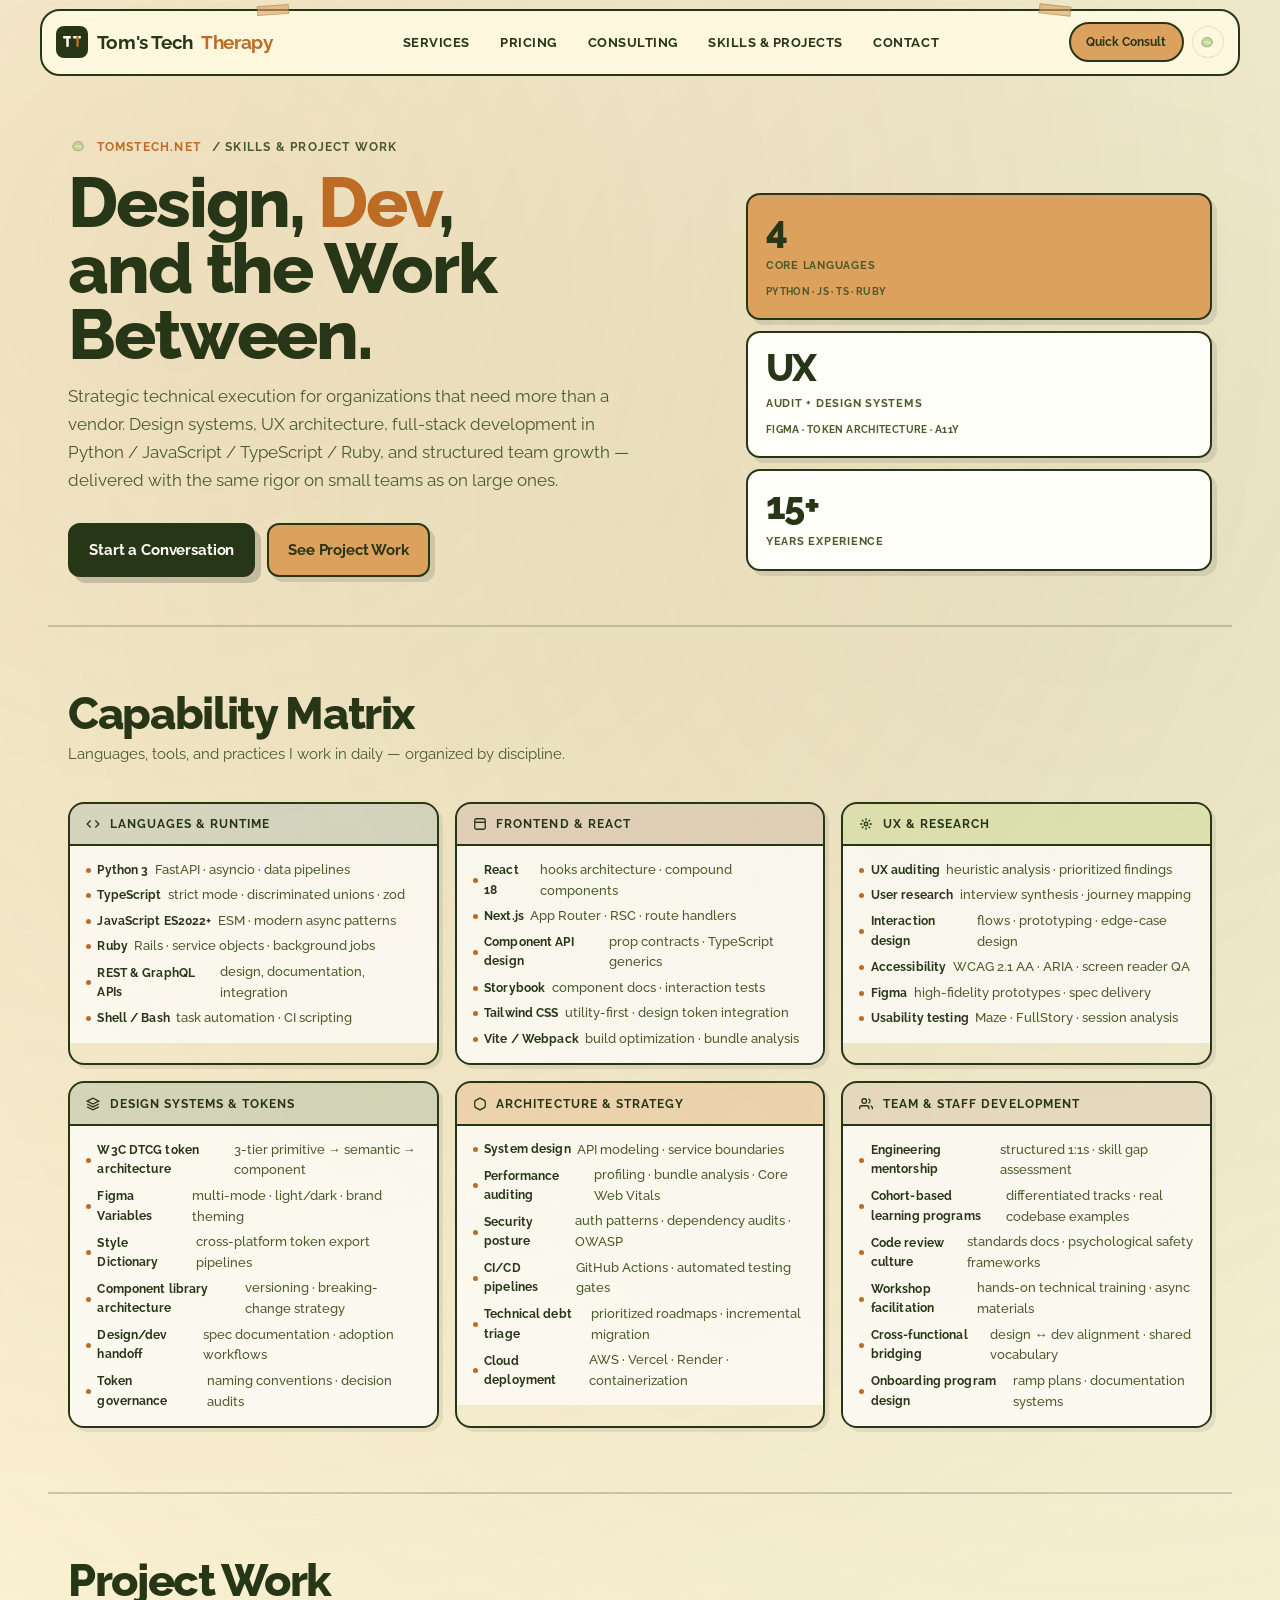
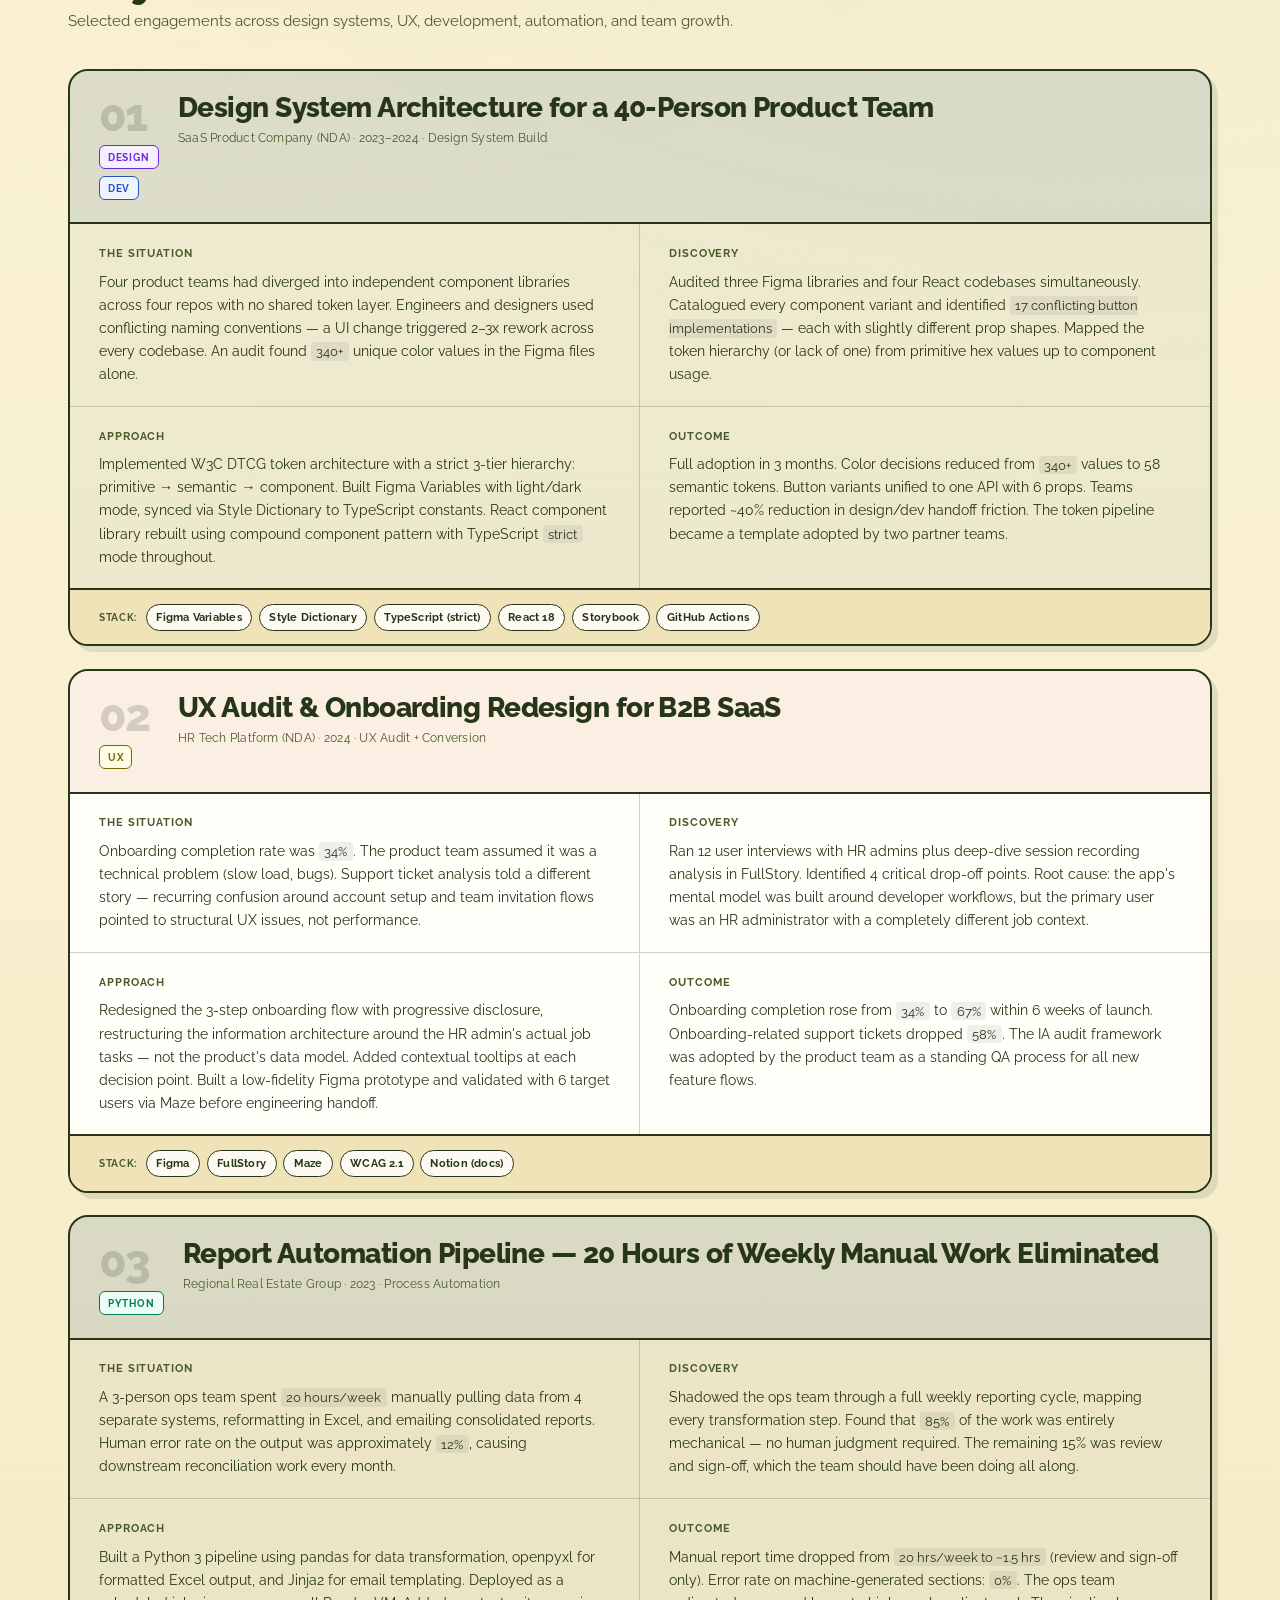
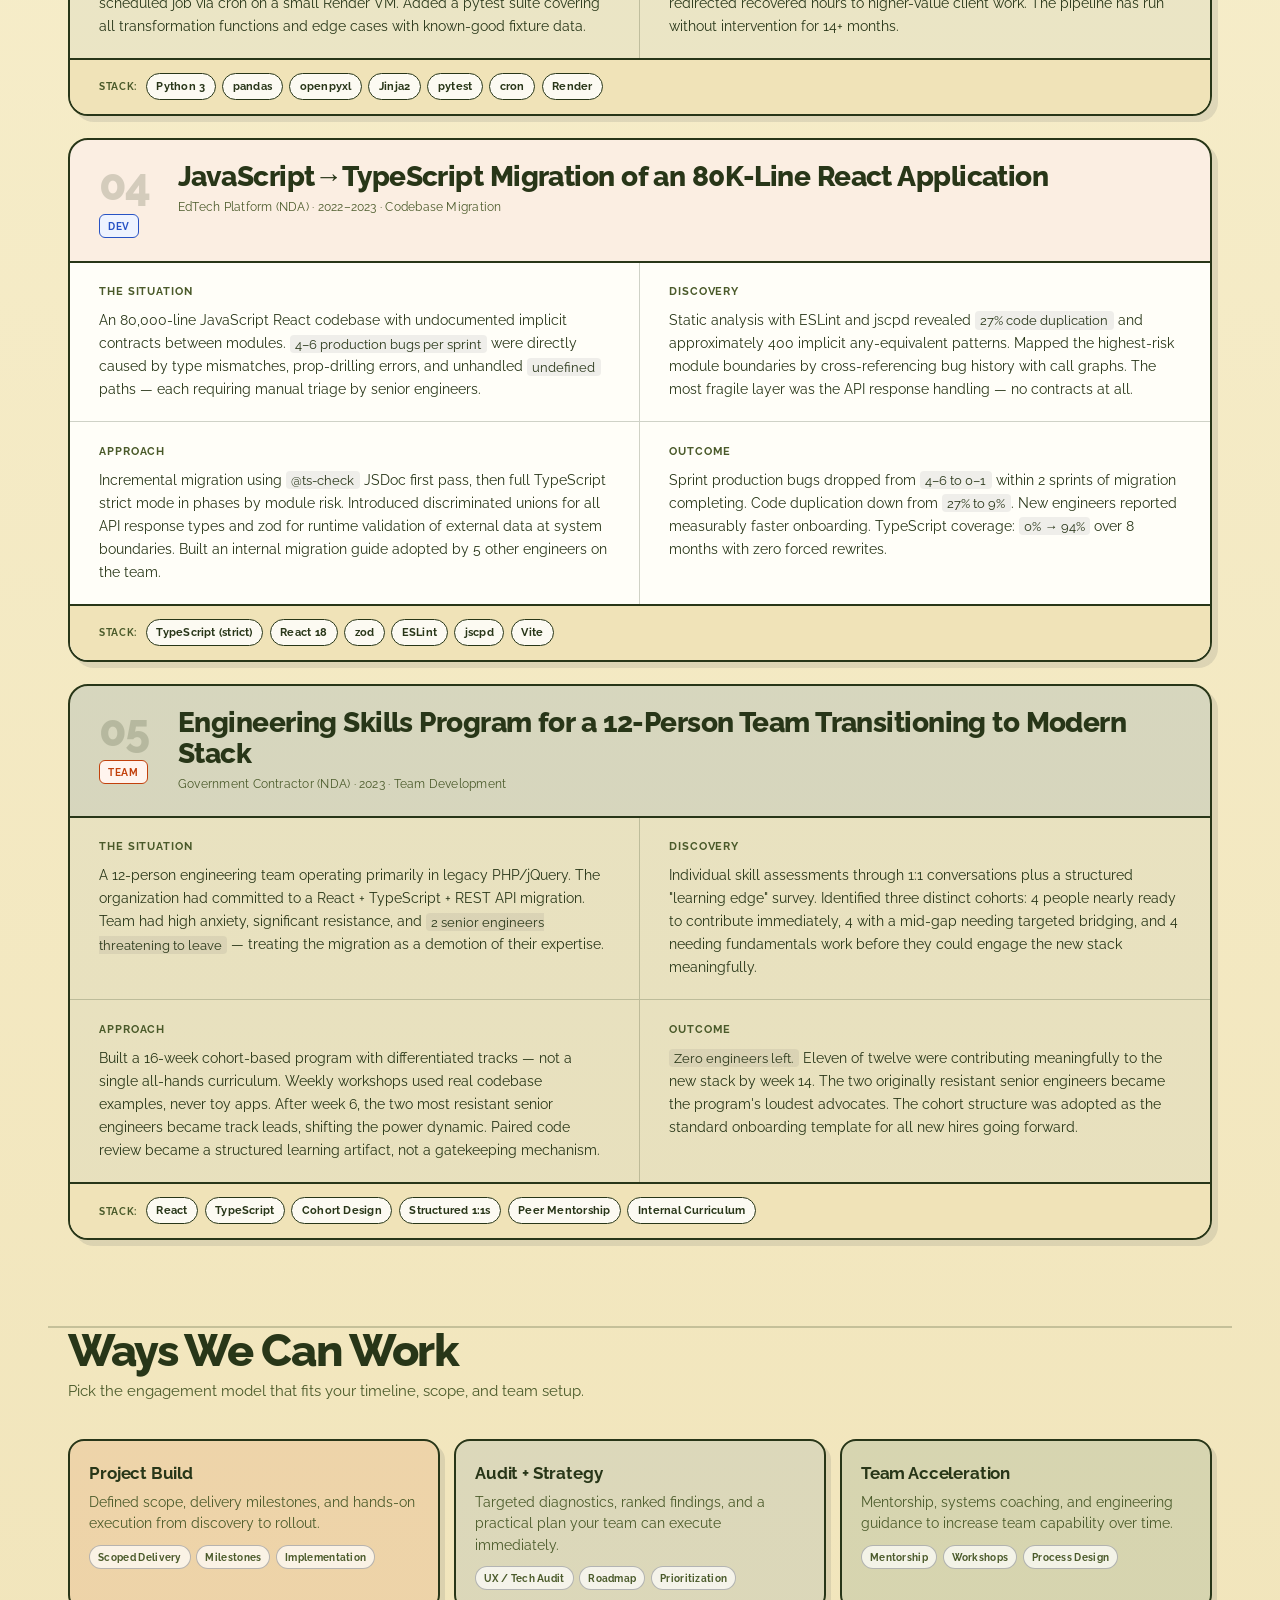
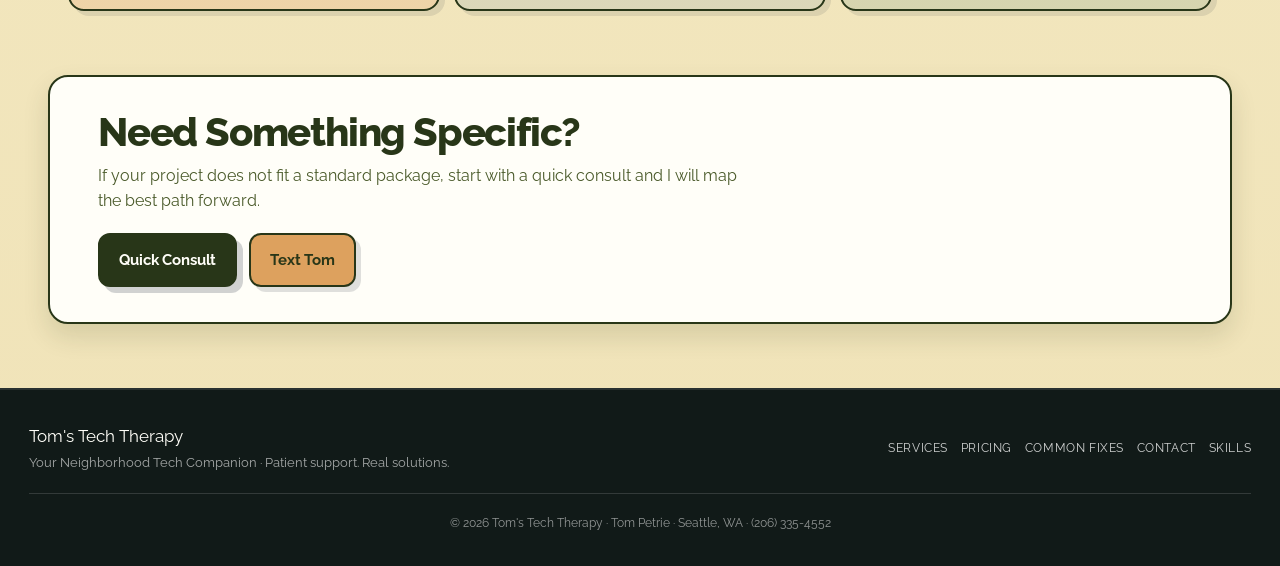
<file: skills.html>
<!DOCTYPE html>
<html lang="en" data-theme="earthy">
<head>
    <meta charset="UTF-8">
    <meta name="viewport" content="width=device-width, initial-scale=1.0">

    <!-- SEO -->
    <title>Tom Petrie — Technical Skills & Project Work</title>
    <meta name="description" content="Design systems, UX auditing, Python/TypeScript/Ruby development, technical architecture, and team growth. Project work for organizations that need execution alongside strategy.">
    <link rel="canonical" href="https://tomstech.net/skills.html">

    <!-- Open Graph -->
    <meta property="og:type" content="website">
    <meta property="og:url" content="https://tomstech.net/skills.html">
    <meta property="og:title" content="Tom Petrie — Technical Skills & Project Work">
    <meta property="og:description" content="Design systems, UX, Python/TS/Ruby development, architecture, and team development. Deep project capabilities for professional engagements.">
    <meta property="og:site_name" content="Tom's Tech Therapy">

    <!-- Favicon -->
    <link rel="icon" href="data:image/svg+xml,<svg xmlns='http://www.w3.org/2000/svg' viewBox='0 0 100 100'><rect width='100' height='100' rx='22' fill='%231F2937'/><rect x='18' y='30' width='28' height='9' rx='3' fill='%23FFFFFF'/><rect x='28' y='30' width='9' height='40' rx='3' fill='%23FFFFFF'/><rect x='54' y='30' width='28' height='9' rx='3' fill='%23FFFFFF'/><rect x='64' y='30' width='9' height='40' rx='3' fill='%23FF6B35'/></svg>">

    <!-- Fonts -->
    <link rel="preconnect" href="https://fonts.googleapis.com">
    <link rel="preconnect" href="https://fonts.gstatic.com" crossorigin>
    <link href="https://fonts.googleapis.com/css2?family=Raleway:ital,wght@0,100..900;1,100..900&display=swap" rel="stylesheet">

    <link rel="stylesheet" href="tomstech-system.css">
    <style>
        /* ── Layout ── */
        .outer { width: min(1240px, 100%); margin: 0 auto; padding: 0 3rem; }

        /* ── Hero ── */
        .page-hero {
            padding: 8.5rem 3rem 3rem;
            max-width: 1240px; margin: 0 auto;
            display: grid;
            grid-template-columns: 1.15fr 0.85fr;
            gap: 3rem; align-items: end;
        }

        .page-eyebrow {
            font-family: "Raleway", sans-serif;
            font-size: 0.76rem; font-weight: 700;
            text-transform: uppercase; letter-spacing: 0.1em;
            color: var(--ink-soft); margin-bottom: 0.75rem;
        }
        .page-eyebrow a { color: var(--orange); text-decoration: none; margin-right: 0.4rem; }
        .page-eyebrow .theme-pod-trigger {
            width: 1.18rem;
            height: 1.18rem;
            margin-right: 0.34rem;
            border: none;
            background: transparent;
            opacity: 0.42;
            padding: 0;
            vertical-align: -0.16em;
        }
        .page-eyebrow .theme-pod-trigger:hover,
        .page-eyebrow .theme-pod-trigger:focus-visible {
            opacity: 1;
            transform: none;
            border: none;
        }
        .pea-pod {
            width: 0.92rem;
            height: 0.92rem;
            display: inline-block;
            vertical-align: -0.12em;
            margin-right: 0.34rem;
        }
        .page-eyebrow .pea-pod { margin-right: 0; }

        .page-hero h1 {
            font-family: "Raleway", sans-serif;
            font-size: clamp(2.6rem, 5.5vw, 4.6rem);
            font-weight: 800; letter-spacing: -0.03em;
            line-height: 0.94; margin-bottom: 1rem;
        }
        .page-hero h1 em {
            font-style: normal; color: var(--orange);
        }

        .hero-body {
            font-size: 1.05rem; color: var(--ink-soft);
            max-width: 58ch; line-height: 1.65; margin-bottom: 1.8rem;
        }

        .hero-actions { display: flex; gap: 0.72rem; flex-wrap: wrap; }

        .hero-sidebar {
            display: flex; flex-direction: column; gap: 0.72rem;
            padding-bottom: 0.4rem;
        }

        .sidebar-stat {
            border: 2px solid var(--ink); border-radius: 14px;
            padding: 1rem 1.1rem; background: var(--white);
            box-shadow: 5px 5px 0 rgba(28,35,50,0.10);
        }
        .sidebar-stat .s-num {
            font-family: "Raleway", sans-serif;
            font-size: 2.4rem; font-weight: 800;
            letter-spacing: -0.04em; line-height: 1;
            display: block; margin-bottom: 0.1rem;
        }
        .sidebar-stat .s-label {
            font-family: "Raleway", sans-serif;
            font-size: 0.68rem; font-weight: 700;
            text-transform: uppercase; letter-spacing: 0.07em;
            color: var(--ink-soft);
        }
        .sidebar-stat.accent { background: var(--acid); }

        /* ── Buttons ── */
        .btn-primary, .btn-secondary {
            border: 2px solid var(--ink); border-radius: 12px;
            padding: 0.78rem 1.2rem; text-decoration: none;
            font-family: "Raleway", sans-serif;
            font-weight: 700; font-size: 0.93rem; letter-spacing: -0.01em;
            display: inline-flex; align-items: center; gap: 0.42rem;
            transition: transform 0.2s, box-shadow 0.2s;
        }
        .btn-primary { background: var(--ink); color: var(--white); box-shadow: 6px 6px 0 rgba(28,35,50,0.2); }
        .btn-secondary { background: var(--acid); color: var(--ink); }
        .btn-primary:hover, .btn-secondary:hover { transform: translate(-2px,-2px); box-shadow: 8px 8px 0 rgba(28,35,50,0.2); }

        /* ── Divider ── */
        .divider { border: none; border-top: 2px solid var(--line); margin: 0 3rem; }

        /* ── Section header ── */
        .section-intro { margin-bottom: 2.2rem; max-width: 680px; }
        .section-intro h2 {
            font-family: "Raleway", sans-serif;
            font-size: clamp(1.8rem, 3.5vw, 2.8rem);
            font-weight: 800; letter-spacing: -0.03em;
            line-height: 1.02; margin-bottom: 0.35rem;
        }
        .section-intro p { color: var(--ink-soft); font-size: 0.96rem; }

        /* ── Skills matrix ── */
        .skills-wrap { padding: 4rem 3rem; max-width: 1240px; margin: 0 auto; }

        .skills-matrix {
            display: grid;
            grid-template-columns: repeat(3, minmax(0,1fr));
            gap: 1rem;
        }

        .skill-group {
            border: 2px solid var(--ink); border-radius: 16px;
            overflow: hidden;
            box-shadow: 4px 4px 0 rgba(28,35,50,0.08);
        }

        .skill-group-head {
            padding: 0.7rem 1rem;
            border-bottom: 2px solid var(--ink);
            display: flex; align-items: center; gap: 0.6rem;
        }
        .skill-group:nth-child(1) .skill-group-head { background: rgba(106, 143, 167, 0.2); }
        .skill-group:nth-child(2) .skill-group-head { background: rgba(168, 124, 138, 0.18); }
        .skill-group:nth-child(3) .skill-group-head { background: rgba(183, 215, 122, 0.28); }
        .skill-group:nth-child(4) .skill-group-head { background: rgba(76, 122, 109, 0.18); }
        .skill-group:nth-child(5) .skill-group-head { background: rgba(217, 120, 65, 0.18); }
        .skill-group:nth-child(6) .skill-group-head { background: rgba(168, 124, 138, 0.14); }

        .skill-group-head h3 {
            font-family: "Raleway", sans-serif;
            font-size: 0.72rem; font-weight: 700;
            text-transform: uppercase; letter-spacing: 0.09em;
            color: var(--ink);
        }
        .skill-group-body { padding: 0.85rem 1rem; background: rgba(255,255,255,0.7); }
        .skill-group-body ul { list-style: none; display: flex; flex-direction: column; gap: 0.3rem; }
        .skill-group-body li {
            font-family: "Raleway", sans-serif;
            font-size: 0.76rem; font-weight: 700;
            letter-spacing: 0.01em; color: var(--ink);
            display: flex; align-items: center; gap: 0.4rem;
        }
        .skill-group-body li::before {
            content: ""; display: inline-block;
            width: 5px; height: 5px; border-radius: 50%;
            background: var(--orange); flex-shrink: 0;
        }
        .skill-group-body li span {
            font-weight: 500; font-family: "Raleway", sans-serif;
            font-size: 0.82rem; color: var(--ink-soft);
            letter-spacing: 0;
        }

        /* ── Case studies ── */
        .cases-wrap { padding: 4rem 3rem; max-width: 1240px; margin: 0 auto; }

        .case-study {
            border: 2px solid var(--ink); border-radius: 20px;
            overflow: hidden; margin-bottom: 1.4rem;
            box-shadow: 6px 6px 0 rgba(28,35,50,0.10);
        }
        .case-study:nth-child(odd)  { background: var(--white); }
        .case-study:nth-child(even) { background: rgba(106, 143, 167, 0.08); }

        .case-head {
            padding: 1.4rem 1.8rem;
            border-bottom: 2px solid var(--ink);
            display: flex; align-items: flex-start; gap: 1.2rem;
        }
        .case-study:nth-child(odd) .case-head  { background: rgba(217, 120, 65, 0.12); }
        .case-study:nth-child(even) .case-head { background: rgba(106, 143, 167, 0.14); }

        .case-meta { display: flex; flex-direction: column; align-items: flex-start; gap: 0.45rem; flex-shrink: 0; min-width: 60px; }
        .case-num {
            font-family: "Raleway", sans-serif; font-size: 2.8rem; font-weight: 800;
            letter-spacing: -0.04em; line-height: 1; color: var(--ink); opacity: 0.18;
        }
        .case-type {
            font-family: "Raleway", sans-serif; font-size: 0.64rem; font-weight: 700;
            text-transform: uppercase; letter-spacing: 0.08em;
            padding: 0.18rem 0.5rem; border-radius: 6px; border: 1.5px solid;
        }
        .tag-design   { background:#F4F0FF; color:#6D28D9; border-color:#6D28D9; }
        .tag-dev      { background:#EEF3FF; color:#2752C4; border-color:#2752C4; }
        .tag-ux       { background:#FFFCE6; color:#796800; border-color:#796800; }
        .tag-python   { background:#ECFDF5; color:#047857; border-color:#047857; }
        .tag-team     { background:#FFF4EE; color:#C2410C; border-color:#C2410C; }

        .case-title {
            font-family: "Raleway", sans-serif;
            font-size: clamp(1.2rem, 2.5vw, 1.75rem);
            font-weight: 800; letter-spacing: -0.02em;
            line-height: 1.1; margin-bottom: 0.3rem;
        }
        .case-client {
            font-family: "Raleway", sans-serif;
            font-size: 0.73rem; color: var(--ink-soft); letter-spacing: 0.02em;
        }

        .case-body { display: grid; grid-template-columns: repeat(2, 1fr); }
        .case-block {
            padding: 1.3rem 1.8rem;
            border-right: 1px solid var(--line);
            border-bottom: 1px solid var(--line);
        }
        .case-block:nth-child(2n)  { border-right: none; }
        .case-block:nth-child(n+3) { border-bottom: none; }
        .case-block h4 {
            font-family: "Raleway", sans-serif; font-size: 0.66rem; font-weight: 700;
            text-transform: uppercase; letter-spacing: 0.09em;
            color: var(--ink-soft); margin-bottom: 0.5rem;
        }
        .case-block p { font-size: 0.9rem; color: var(--ink); line-height: 1.6; }
        .case-block code {
            font-family: "Raleway", sans-serif; font-size: 0.82rem;
            background: rgba(28,35,50,0.07); padding: 0.1rem 0.35rem;
            border-radius: 4px; color: var(--ink);
        }

        .case-foot {
            padding: 0.85rem 1.8rem;
            background: var(--paper-deep);
            border-top: 2px solid var(--ink);
            display: flex; align-items: center; flex-wrap: wrap; gap: 0.4rem;
        }
        .foot-label {
            font-family: "Raleway", sans-serif; font-size: 0.64rem; font-weight: 700;
            text-transform: uppercase; letter-spacing: 0.07em;
            color: var(--ink-soft); margin-right: 0.15rem;
        }
        .stack-pill {
            padding: 0.24rem 0.6rem; border: 1.5px solid var(--ink); border-radius: 999px;
            font-family: "Raleway", sans-serif; font-size: 0.68rem; font-weight: 700;
            letter-spacing: 0.02em; background: rgba(255,255,255,0.82); color: var(--ink);
        }

        /* ── Engagement types ── */
        .engagements-wrap { padding: 0 3rem 4rem; max-width: 1240px; margin: 0 auto; }
        .engagements-grid {
            display: grid; grid-template-columns: repeat(3, minmax(0,1fr)); gap: 0.85rem;
        }
        .eng-card {
            border: 2px solid var(--ink); border-radius: 16px;
            padding: 1.2rem; box-shadow: 5px 5px 0 rgba(28,35,50,0.10);
        }
        .eng-card:nth-child(3n+1) { background: rgba(217, 120, 65, 0.16); }
        .eng-card:nth-child(3n+2) { background: rgba(106, 143, 167, 0.16); }
        .eng-card:nth-child(3n+3) { background: rgba(76, 122, 109, 0.16); }
        .eng-card h3 {
            font-family: "Raleway", sans-serif; font-size: 1.06rem; font-weight: 700;
            letter-spacing: -0.01em; margin-bottom: 0.35rem;
        }
        .eng-card p { font-size: 0.87rem; color: var(--ink-soft); line-height: 1.52; }
        .eng-card .eng-tags { display: flex; flex-wrap: wrap; gap: 0.35rem; margin-top: 0.65rem; }
        .eng-tag {
            font-family: "Raleway", sans-serif; font-size: 0.64rem; font-weight: 700;
            padding: 0.18rem 0.5rem; border-radius: 999px;
            border: 1px solid rgba(28,35,50,0.3); color: var(--ink-soft);
            background: rgba(255,255,255,0.7); letter-spacing: 0.03em;
        }

        /* ── Closeout ── */
        .closeout {
            border: 2px solid var(--ink); border-radius: 20px;
            background: var(--white); padding: 2.2rem 3rem;
            margin: 0 3rem 3rem; box-shadow: var(--shadow);
        }
        .closeout h2 {
            font-family: "Raleway", sans-serif;
            font-size: clamp(1.7rem, 3.2vw, 2.5rem);
            font-weight: 800; letter-spacing: -0.03em;
            line-height: 1.02; margin-bottom: 0.6rem;
        }
        .closeout p { color: var(--ink-soft); max-width: 66ch; margin-bottom: 1.2rem; }
        .closeout .actions { display: flex; gap: 0.72rem; flex-wrap: wrap; }

        /* ── Footer ── */
        footer {
            margin-top: 1rem; background: #111A18;
            color: var(--white); border-top: 2px solid rgba(255,255,255,0.1);
            padding: 2.1rem 1.8rem;
        }
        .footer-inner {
            width: min(1240px, 100%); margin: 0 auto;
            display: flex; justify-content: space-between; gap: 1rem; flex-wrap: wrap; align-items: center;
        }
        .footer-brand .brand-name { font-family: "Raleway", sans-serif; font-size: 1.05rem; margin-bottom: 0.18rem; }
        .footer-brand .brand-tag  { color: rgba(255,255,255,0.62); font-size: 0.82rem; }
        .footer-links { display: flex; gap: 0.8rem; flex-wrap: wrap; }
        .footer-links a {
            text-decoration: none; color: rgba(255,255,255,0.8);
            font-family: "Raleway", sans-serif;
            font-size: 0.74rem; letter-spacing: 0.05em; text-transform: uppercase;
        }
        .footer-links a:hover { color: var(--acid); }
        .footer-copy {
            width: 100%; margin-top: 1.2rem; padding-top: 1.2rem;
            border-top: 1px solid rgba(255,255,255,0.14);
            text-align: center; font-size: 0.78rem; color: rgba(255,255,255,0.54);
        }
        .footer-copy a { color: inherit; text-decoration: none; }

        :focus-visible { outline: 3px solid var(--orange); outline-offset: 3px; border-radius: 4px; }

        /* ── Responsive ── */
        @media (max-width: 1100px) {
            .page-hero { grid-template-columns: 1fr; gap: 2rem; padding-top: 7.5rem; }
            .hero-sidebar { flex-direction: row; flex-wrap: wrap; }
            .sidebar-stat { flex: 1; min-width: 120px; }
            .skills-matrix { grid-template-columns: repeat(2, minmax(0,1fr)); }
            .engagements-grid { grid-template-columns: repeat(2, minmax(0,1fr)); }
        }
        @media (max-width: 800px) {
            .main-nav { grid-template-columns: auto auto; justify-content: space-between; border-radius: 14px; padding: 0.65rem 0.72rem; }
            .main-nav::before, .main-nav::after { display: none; }
            .nav-links, .nav-cta { display: none; }
            .hamburger { display: flex; }
            .page-hero, .skills-wrap, .cases-wrap, .engagements-wrap { padding-left: 1.2rem; padding-right: 1.2rem; }
            .divider { margin-left: 1.2rem; margin-right: 1.2rem; }
            .closeout { margin-left: 1.2rem; margin-right: 1.2rem; padding: 1.5rem 1.2rem; }
            .skills-matrix { grid-template-columns: 1fr; }
        }
        @media (max-width: 700px) {
            .case-body { grid-template-columns: 1fr; }
            .case-block { border-right: none !important; }
            .case-block:last-child { border-bottom: none; }
            .engagements-grid { grid-template-columns: 1fr; }
        }
        @media (max-width: 520px) {
            .btn-primary, .btn-secondary { width: 100%; justify-content: center; }
        }
    </style>
</head>
<body>
    <a href="#main" class="skip-link">Skip to main content</a>

    <nav class="main-nav" role="navigation" aria-label="Main">
        <a href="index.html" class="logo" aria-label="Tom's Tech Therapy — Home">
            <svg class="logo-mark" width="32" height="32" viewBox="0 0 32 32" fill="none" xmlns="http://www.w3.org/2000/svg" aria-hidden="true">
                <rect width="32" height="32" rx="8" fill="var(--ink)"/>
                <rect x="7" y="10" width="8" height="2.5" rx="1" fill="var(--white)"/>
                <rect x="10.25" y="10" width="2.5" height="11" rx="1" fill="var(--white)"/>
                <rect x="17" y="10" width="8" height="2.5" rx="1" fill="var(--white)"/>
                <rect x="20.25" y="10" width="2.5" height="11" rx="1" fill="var(--orange)"/>
            </svg>
            Tom's Tech <span>Therapy</span>
        </a>
        <ul class="nav-links" role="list">
            <li><a href="/#services">Services</a></li>
            <li><a href="/#pricing">Pricing</a></li>
            <li><a href="/#consulting">Consulting</a></li>
            <li><a href="skills.html" class="active">Skills &amp; Projects</a></li>
            <li><a href="/#contact">Contact</a></li>
        </ul>
        <div class="nav-right">
            <a href="/#contact" class="nav-cta">Quick Consult</a>
            <button class="theme-pod-trigger" id="theme-toggle" data-theme-cycle type="button" aria-label="Cycle color theme" title="Theme: Earthy">
                <svg viewBox="0 0 24 24" fill="none" aria-hidden="true">
                    <path d="M4 13.5C4 8.6 7.2 5 11.4 5C15.1 5 18.2 7.9 19.2 11.8C18.4 15.5 15.2 18.3 11.5 18.3C7.8 18.3 5 16.3 4 13.5Z" fill="#8FBF5A" stroke="#4A6A2A" stroke-width="1.5" stroke-linejoin="round"/>
                    <circle cx="9.2" cy="11.5" r="1.45" fill="#D5EFA4"/>
                    <circle cx="12.2" cy="12.1" r="1.45" fill="#D5EFA4"/>
                    <circle cx="15.1" cy="12.7" r="1.45" fill="#D5EFA4"/>
                </svg>
            </button>
            <button class="hamburger" id="hamburger" aria-label="Open menu" aria-expanded="false" aria-controls="mobile-nav">
                <span></span><span></span><span></span>
            </button>
        </div>
    </nav>

    <nav class="mobile-nav" id="mobile-nav" aria-label="Mobile" role="navigation">
        <a href="/#services">Services</a>
        <a href="/#pricing">Pricing</a>
        <a href="/#consulting">Consulting</a>
        <a href="skills.html">Skills &amp; Projects</a>
        <a href="/#contact">Contact</a>
        <a href="/#contact" class="mobile-cta">Quick Consult</a>
    </nav>

    <main id="main">

        <!-- ── Hero ── -->
        <section class="page-hero" aria-labelledby="hero-heading">
            <div>
                <p class="page-eyebrow">
                    <button class="theme-pod-trigger" data-theme-cycle type="button" aria-label="Cycle color theme" title="Theme: Earthy">
                        <span class="pea-pod" aria-hidden="true">
                            <svg viewBox="0 0 24 24" fill="none" xmlns="http://www.w3.org/2000/svg">
                                <path d="M4 13.5C4 8.6 7.2 5 11.4 5C15.1 5 18.2 7.9 19.2 11.8C18.4 15.5 15.2 18.3 11.5 18.3C7.8 18.3 5 16.3 4 13.5Z" fill="#8FBF5A" stroke="#4A6A2A" stroke-width="1.5" stroke-linejoin="round"/>
                                <circle cx="9.2" cy="11.5" r="1.45" fill="#D5EFA4"/>
                                <circle cx="12.2" cy="12.1" r="1.45" fill="#D5EFA4"/>
                                <circle cx="15.1" cy="12.7" r="1.45" fill="#D5EFA4"/>
                            </svg>
                        </span>
                    </button>
                    <a href="/">tomstech.net</a>
                    / Skills &amp; Project Work
                </p>
                <h1 id="hero-heading">Design, <em>Dev</em>,<br>and the Work<br>Between.</h1>
                <p class="hero-body">Strategic technical execution for organizations that need more than a vendor. Design systems, UX architecture, full-stack development in Python / JavaScript / TypeScript / Ruby, and structured team growth — delivered with the same rigor on small teams as on large ones.</p>
                <div class="hero-actions">
                    <a href="/#contact" class="btn-primary">Start a Conversation</a>
                    <a href="#case-studies" class="btn-secondary">See Project Work</a>
                </div>
            </div>
            <div class="hero-sidebar" aria-label="Capability overview">
                <div class="sidebar-stat accent">
                    <span class="s-num">4</span>
                    <span class="s-label">Core Languages<br><small style="font-size:0.6rem;letter-spacing:0.04em;">Python · JS · TS · Ruby</small></span>
                </div>
                <div class="sidebar-stat">
                    <span class="s-num">UX</span>
                    <span class="s-label">Audit + Design Systems<br><small style="font-size:0.6rem;letter-spacing:0.04em;">Figma · Token Architecture · a11y</small></span>
                </div>
                <div class="sidebar-stat">
                    <span class="s-num">15+</span>
                    <span class="s-label">Years Experience</span>
                </div>
            </div>
        </section>

        <hr class="divider">

        <!-- ── Skills Matrix ── -->
        <section class="skills-wrap" aria-labelledby="skills-heading">
            <div class="section-intro">
                <h2 id="skills-heading">Capability Matrix</h2>
                <p>Languages, tools, and practices I work in daily — organized by discipline.</p>
            </div>
            <div class="skills-matrix">

                <!-- 1: Languages & Runtime -->
                <div class="skill-group">
                    <div class="skill-group-head">
                        <svg width="14" height="14" viewBox="0 0 24 24" fill="none" stroke="currentColor" stroke-width="2.2" aria-hidden="true"><polyline points="16 18 22 12 16 6"/><polyline points="8 6 2 12 8 18"/></svg>
                        <h3>Languages &amp; Runtime</h3>
                    </div>
                    <div class="skill-group-body">
                        <ul>
                            <li>Python 3 <span>FastAPI · asyncio · data pipelines</span></li>
                            <li>TypeScript <span>strict mode · discriminated unions · zod</span></li>
                            <li>JavaScript ES2022+ <span>ESM · modern async patterns</span></li>
                            <li>Ruby <span>Rails · service objects · background jobs</span></li>
                            <li>REST &amp; GraphQL APIs <span>design, documentation, integration</span></li>
                            <li>Shell / Bash <span>task automation · CI scripting</span></li>
                        </ul>
                    </div>
                </div>

                <!-- 2: Frontend & React -->
                <div class="skill-group">
                    <div class="skill-group-head">
                        <svg width="14" height="14" viewBox="0 0 24 24" fill="none" stroke="currentColor" stroke-width="2.2" aria-hidden="true"><rect x="3" y="3" width="18" height="18" rx="3"/><path d="M3 9h18"/></svg>
                        <h3>Frontend &amp; React</h3>
                    </div>
                    <div class="skill-group-body">
                        <ul>
                            <li>React 18 <span>hooks architecture · compound components</span></li>
                            <li>Next.js <span>App Router · RSC · route handlers</span></li>
                            <li>Component API design <span>prop contracts · TypeScript generics</span></li>
                            <li>Storybook <span>component docs · interaction tests</span></li>
                            <li>Tailwind CSS <span>utility-first · design token integration</span></li>
                            <li>Vite / Webpack <span>build optimization · bundle analysis</span></li>
                        </ul>
                    </div>
                </div>

                <!-- 3: UX & Research -->
                <div class="skill-group">
                    <div class="skill-group-head">
                        <svg width="14" height="14" viewBox="0 0 24 24" fill="none" stroke="currentColor" stroke-width="2.2" aria-hidden="true"><circle cx="12" cy="12" r="3"/><path d="M12 2v4m0 12v4M4.93 4.93l2.83 2.83m8.48 8.48 2.83 2.83M2 12h4m12 0h4M4.93 19.07l2.83-2.83m8.48-8.48 2.83-2.83"/></svg>
                        <h3>UX &amp; Research</h3>
                    </div>
                    <div class="skill-group-body">
                        <ul>
                            <li>UX auditing <span>heuristic analysis · prioritized findings</span></li>
                            <li>User research <span>interview synthesis · journey mapping</span></li>
                            <li>Interaction design <span>flows · prototyping · edge-case design</span></li>
                            <li>Accessibility <span>WCAG 2.1 AA · ARIA · screen reader QA</span></li>
                            <li>Figma <span>high-fidelity prototypes · spec delivery</span></li>
                            <li>Usability testing <span>Maze · FullStory · session analysis</span></li>
                        </ul>
                    </div>
                </div>

                <!-- 4: Design Systems & Tokens -->
                <div class="skill-group">
                    <div class="skill-group-head">
                        <svg width="14" height="14" viewBox="0 0 24 24" fill="none" stroke="currentColor" stroke-width="2.2" aria-hidden="true"><path d="M12 2L2 7l10 5 10-5-10-5z"/><path d="M2 17l10 5 10-5M2 12l10 5 10-5"/></svg>
                        <h3>Design Systems &amp; Tokens</h3>
                    </div>
                    <div class="skill-group-body">
                        <ul>
                            <li>W3C DTCG token architecture <span>3-tier primitive → semantic → component</span></li>
                            <li>Figma Variables <span>multi-mode · light/dark · brand theming</span></li>
                            <li>Style Dictionary <span>cross-platform token export pipelines</span></li>
                            <li>Component library architecture <span>versioning · breaking-change strategy</span></li>
                            <li>Design/dev handoff <span>spec documentation · adoption workflows</span></li>
                            <li>Token governance <span>naming conventions · decision audits</span></li>
                        </ul>
                    </div>
                </div>

                <!-- 5: Architecture & Strategy -->
                <div class="skill-group">
                    <div class="skill-group-head">
                        <svg width="14" height="14" viewBox="0 0 24 24" fill="none" stroke="currentColor" stroke-width="2.2" aria-hidden="true"><path d="M21 16V8a2 2 0 0 0-1-1.73l-7-4a2 2 0 0 0-2 0l-7 4A2 2 0 0 0 3 8v8a2 2 0 0 0 1 1.73l7 4a2 2 0 0 0 2 0l7-4A2 2 0 0 0 21 16z"/></svg>
                        <h3>Architecture &amp; Strategy</h3>
                    </div>
                    <div class="skill-group-body">
                        <ul>
                            <li>System design <span>API modeling · service boundaries</span></li>
                            <li>Performance auditing <span>profiling · bundle analysis · Core Web Vitals</span></li>
                            <li>Security posture <span>auth patterns · dependency audits · OWASP</span></li>
                            <li>CI/CD pipelines <span>GitHub Actions · automated testing gates</span></li>
                            <li>Technical debt triage <span>prioritized roadmaps · incremental migration</span></li>
                            <li>Cloud deployment <span>AWS · Vercel · Render · containerization</span></li>
                        </ul>
                    </div>
                </div>

                <!-- 6: Team & Staff Development -->
                <div class="skill-group">
                    <div class="skill-group-head">
                        <svg width="14" height="14" viewBox="0 0 24 24" fill="none" stroke="currentColor" stroke-width="2.2" aria-hidden="true"><path d="M17 21v-2a4 4 0 0 0-4-4H5a4 4 0 0 0-4 4v2"/><circle cx="9" cy="7" r="4"/><path d="M23 21v-2a4 4 0 0 0-3-3.87"/><path d="M16 3.13a4 4 0 0 1 0 7.75"/></svg>
                        <h3>Team &amp; Staff Development</h3>
                    </div>
                    <div class="skill-group-body">
                        <ul>
                            <li>Engineering mentorship <span>structured 1:1s · skill gap assessment</span></li>
                            <li>Cohort-based learning programs <span>differentiated tracks · real codebase examples</span></li>
                            <li>Code review culture <span>standards docs · psychological safety frameworks</span></li>
                            <li>Workshop facilitation <span>hands-on technical training · async materials</span></li>
                            <li>Cross-functional bridging <span>design ↔ dev alignment · shared vocabulary</span></li>
                            <li>Onboarding program design <span>ramp plans · documentation systems</span></li>
                        </ul>
                    </div>
                </div>

            </div><!-- /.skills-matrix -->
        </section><!-- /.skills-wrap -->

        <hr class="divider">

        <!-- ── Case Studies ── -->
        <section class="cases-wrap" id="case-studies" aria-labelledby="cases-heading">
            <div class="section-intro">
                <h2 id="cases-heading">Project Work</h2>
                <p>Selected engagements across design systems, UX, development, automation, and team growth.</p>
            </div>

            <!-- Case 1: Design System -->
            <article class="case-study" aria-labelledby="cs1-title">
                <div class="case-head">
                    <div class="case-meta">
                        <span class="case-num">01</span>
                        <span class="case-type tag-design">Design</span>
                        <span class="case-type tag-dev">Dev</span>
                    </div>
                    <div>
                        <h3 class="case-title" id="cs1-title">Design System Architecture for a 40-Person Product Team</h3>
                        <p class="case-client">SaaS Product Company (NDA) · 2023–2024 · Design System Build</p>
                    </div>
                </div>
                <div class="case-body">
                    <div class="case-block">
                        <h4>The Situation</h4>
                        <p>Four product teams had diverged into independent component libraries across four repos with no shared token layer. Engineers and designers used conflicting naming conventions — a UI change triggered 2–3x rework across every codebase. An audit found <code>340+</code> unique color values in the Figma files alone.</p>
                    </div>
                    <div class="case-block">
                        <h4>Discovery</h4>
                        <p>Audited three Figma libraries and four React codebases simultaneously. Catalogued every component variant and identified <code>17 conflicting button implementations</code> — each with slightly different prop shapes. Mapped the token hierarchy (or lack of one) from primitive hex values up to component usage.</p>
                    </div>
                    <div class="case-block">
                        <h4>Approach</h4>
                        <p>Implemented W3C DTCG token architecture with a strict 3-tier hierarchy: primitive → semantic → component. Built Figma Variables with light/dark mode, synced via Style Dictionary to TypeScript constants. React component library rebuilt using compound component pattern with TypeScript <code>strict</code> mode throughout.</p>
                    </div>
                    <div class="case-block">
                        <h4>Outcome</h4>
                        <p>Full adoption in 3 months. Color decisions reduced from <code>340+</code> values to 58 semantic tokens. Button variants unified to one API with 6 props. Teams reported ~40% reduction in design/dev handoff friction. The token pipeline became a template adopted by two partner teams.</p>
                    </div>
                </div>
                <div class="case-foot">
                    <span class="foot-label">Stack:</span>
                    <span class="stack-pill">Figma Variables</span>
                    <span class="stack-pill">Style Dictionary</span>
                    <span class="stack-pill">TypeScript (strict)</span>
                    <span class="stack-pill">React 18</span>
                    <span class="stack-pill">Storybook</span>
                    <span class="stack-pill">GitHub Actions</span>
                </div>
            </article>

            <!-- Case 2: UX Audit -->
            <article class="case-study" aria-labelledby="cs2-title">
                <div class="case-head">
                    <div class="case-meta">
                        <span class="case-num">02</span>
                        <span class="case-type tag-ux">UX</span>
                    </div>
                    <div>
                        <h3 class="case-title" id="cs2-title">UX Audit &amp; Onboarding Redesign for B2B SaaS</h3>
                        <p class="case-client">HR Tech Platform (NDA) · 2024 · UX Audit + Conversion</p>
                    </div>
                </div>
                <div class="case-body">
                    <div class="case-block">
                        <h4>The Situation</h4>
                        <p>Onboarding completion rate was <code>34%</code>. The product team assumed it was a technical problem (slow load, bugs). Support ticket analysis told a different story — recurring confusion around account setup and team invitation flows pointed to structural UX issues, not performance.</p>
                    </div>
                    <div class="case-block">
                        <h4>Discovery</h4>
                        <p>Ran 12 user interviews with HR admins plus deep-dive session recording analysis in FullStory. Identified 4 critical drop-off points. Root cause: the app's mental model was built around developer workflows, but the primary user was an HR administrator with a completely different job context.</p>
                    </div>
                    <div class="case-block">
                        <h4>Approach</h4>
                        <p>Redesigned the 3-step onboarding flow with progressive disclosure, restructuring the information architecture around the HR admin's actual job tasks — not the product's data model. Added contextual tooltips at each decision point. Built a low-fidelity Figma prototype and validated with 6 target users via Maze before engineering handoff.</p>
                    </div>
                    <div class="case-block">
                        <h4>Outcome</h4>
                        <p>Onboarding completion rose from <code>34%</code> to <code>67%</code> within 6 weeks of launch. Onboarding-related support tickets dropped <code>58%</code>. The IA audit framework was adopted by the product team as a standing QA process for all new feature flows.</p>
                    </div>
                </div>
                <div class="case-foot">
                    <span class="foot-label">Stack:</span>
                    <span class="stack-pill">Figma</span>
                    <span class="stack-pill">FullStory</span>
                    <span class="stack-pill">Maze</span>
                    <span class="stack-pill">WCAG 2.1</span>
                    <span class="stack-pill">Notion (docs)</span>
                </div>
            </article>

            <!-- Case 3: Python Automation -->
            <article class="case-study" aria-labelledby="cs3-title">
                <div class="case-head">
                    <div class="case-meta">
                        <span class="case-num">03</span>
                        <span class="case-type tag-python">Python</span>
                    </div>
                    <div>
                        <h3 class="case-title" id="cs3-title">Report Automation Pipeline — 20 Hours of Weekly Manual Work Eliminated</h3>
                        <p class="case-client">Regional Real Estate Group · 2023 · Process Automation</p>
                    </div>
                </div>
                <div class="case-body">
                    <div class="case-block">
                        <h4>The Situation</h4>
                        <p>A 3-person ops team spent <code>20 hours/week</code> manually pulling data from 4 separate systems, reformatting in Excel, and emailing consolidated reports. Human error rate on the output was approximately <code>12%</code>, causing downstream reconciliation work every month.</p>
                    </div>
                    <div class="case-block">
                        <h4>Discovery</h4>
                        <p>Shadowed the ops team through a full weekly reporting cycle, mapping every transformation step. Found that <code>85%</code> of the work was entirely mechanical — no human judgment required. The remaining 15% was review and sign-off, which the team should have been doing all along.</p>
                    </div>
                    <div class="case-block">
                        <h4>Approach</h4>
                        <p>Built a Python 3 pipeline using pandas for data transformation, openpyxl for formatted Excel output, and Jinja2 for email templating. Deployed as a scheduled job via cron on a small Render VM. Added a pytest suite covering all transformation functions and edge cases with known-good fixture data.</p>
                    </div>
                    <div class="case-block">
                        <h4>Outcome</h4>
                        <p>Manual report time dropped from <code>20 hrs/week to ~1.5 hrs</code> (review and sign-off only). Error rate on machine-generated sections: <code>0%</code>. The ops team redirected recovered hours to higher-value client work. The pipeline has run without intervention for 14+ months.</p>
                    </div>
                </div>
                <div class="case-foot">
                    <span class="foot-label">Stack:</span>
                    <span class="stack-pill">Python 3</span>
                    <span class="stack-pill">pandas</span>
                    <span class="stack-pill">openpyxl</span>
                    <span class="stack-pill">Jinja2</span>
                    <span class="stack-pill">pytest</span>
                    <span class="stack-pill">cron</span>
                    <span class="stack-pill">Render</span>
                </div>
            </article>

            <!-- Case 4: TypeScript Migration -->
            <article class="case-study" aria-labelledby="cs4-title">
                <div class="case-head">
                    <div class="case-meta">
                        <span class="case-num">04</span>
                        <span class="case-type tag-dev">Dev</span>
                    </div>
                    <div>
                        <h3 class="case-title" id="cs4-title">JavaScript→TypeScript Migration of an 80K-Line React Application</h3>
                        <p class="case-client">EdTech Platform (NDA) · 2022–2023 · Codebase Migration</p>
                    </div>
                </div>
                <div class="case-body">
                    <div class="case-block">
                        <h4>The Situation</h4>
                        <p>An 80,000-line JavaScript React codebase with undocumented implicit contracts between modules. <code>4–6 production bugs per sprint</code> were directly caused by type mismatches, prop-drilling errors, and unhandled <code>undefined</code> paths — each requiring manual triage by senior engineers.</p>
                    </div>
                    <div class="case-block">
                        <h4>Discovery</h4>
                        <p>Static analysis with ESLint and jscpd revealed <code>27% code duplication</code> and approximately 400 implicit any-equivalent patterns. Mapped the highest-risk module boundaries by cross-referencing bug history with call graphs. The most fragile layer was the API response handling — no contracts at all.</p>
                    </div>
                    <div class="case-block">
                        <h4>Approach</h4>
                        <p>Incremental migration using <code>@ts-check</code> JSDoc first pass, then full TypeScript strict mode in phases by module risk. Introduced discriminated unions for all API response types and zod for runtime validation of external data at system boundaries. Built an internal migration guide adopted by 5 other engineers on the team.</p>
                    </div>
                    <div class="case-block">
                        <h4>Outcome</h4>
                        <p>Sprint production bugs dropped from <code>4–6 to 0–1</code> within 2 sprints of migration completing. Code duplication down from <code>27% to 9%</code>. New engineers reported measurably faster onboarding. TypeScript coverage: <code>0% → 94%</code> over 8 months with zero forced rewrites.</p>
                    </div>
                </div>
                <div class="case-foot">
                    <span class="foot-label">Stack:</span>
                    <span class="stack-pill">TypeScript (strict)</span>
                    <span class="stack-pill">React 18</span>
                    <span class="stack-pill">zod</span>
                    <span class="stack-pill">ESLint</span>
                    <span class="stack-pill">jscpd</span>
                    <span class="stack-pill">Vite</span>
                </div>
            </article>

            <!-- Case 5: Team Development -->
            <article class="case-study" aria-labelledby="cs5-title">
                <div class="case-head">
                    <div class="case-meta">
                        <span class="case-num">05</span>
                        <span class="case-type tag-team">Team</span>
                    </div>
                    <div>
                        <h3 class="case-title" id="cs5-title">Engineering Skills Program for a 12-Person Team Transitioning to Modern Stack</h3>
                        <p class="case-client">Government Contractor (NDA) · 2023 · Team Development</p>
                    </div>
                </div>
                <div class="case-body">
                    <div class="case-block">
                        <h4>The Situation</h4>
                        <p>A 12-person engineering team operating primarily in legacy PHP/jQuery. The organization had committed to a React + TypeScript + REST API migration. Team had high anxiety, significant resistance, and <code>2 senior engineers threatening to leave</code> — treating the migration as a demotion of their expertise.</p>
                    </div>
                    <div class="case-block">
                        <h4>Discovery</h4>
                        <p>Individual skill assessments through 1:1 conversations plus a structured "learning edge" survey. Identified three distinct cohorts: 4 people nearly ready to contribute immediately, 4 with a mid-gap needing targeted bridging, and 4 needing fundamentals work before they could engage the new stack meaningfully.</p>
                    </div>
                    <div class="case-block">
                        <h4>Approach</h4>
                        <p>Built a 16-week cohort-based program with differentiated tracks — not a single all-hands curriculum. Weekly workshops used real codebase examples, never toy apps. After week 6, the two most resistant senior engineers became track leads, shifting the power dynamic. Paired code review became a structured learning artifact, not a gatekeeping mechanism.</p>
                    </div>
                    <div class="case-block">
                        <h4>Outcome</h4>
                        <p><code>Zero engineers left.</code> Eleven of twelve were contributing meaningfully to the new stack by week 14. The two originally resistant senior engineers became the program's loudest advocates. The cohort structure was adopted as the standard onboarding template for all new hires going forward.</p>
                    </div>
                </div>
                <div class="case-foot">
                    <span class="foot-label">Stack:</span>
                    <span class="stack-pill">React</span>
                    <span class="stack-pill">TypeScript</span>
                    <span class="stack-pill">Cohort Design</span>
                    <span class="stack-pill">Structured 1:1s</span>
                    <span class="stack-pill">Peer Mentorship</span>
                    <span class="stack-pill">Internal Curriculum</span>
                </div>
            </article>

        </section><!-- /.cases-wrap -->

        <hr class="divider">

        <!-- ── Engagement Types ── -->
        <section class="engagements-wrap" aria-labelledby="engagements-heading">
            <div class="section-intro">
                <h2 id="engagements-heading">Ways We Can Work</h2>
                <p>Pick the engagement model that fits your timeline, scope, and team setup.</p>
            </div>
            <div class="engagements-grid">
                <article class="eng-card">
                    <h3>Project Build</h3>
                    <p>Defined scope, delivery milestones, and hands-on execution from discovery to rollout.</p>
                    <div class="eng-tags">
                        <span class="eng-tag">Scoped Delivery</span>
                        <span class="eng-tag">Milestones</span>
                        <span class="eng-tag">Implementation</span>
                    </div>
                </article>
                <article class="eng-card">
                    <h3>Audit + Strategy</h3>
                    <p>Targeted diagnostics, ranked findings, and a practical plan your team can execute immediately.</p>
                    <div class="eng-tags">
                        <span class="eng-tag">UX / Tech Audit</span>
                        <span class="eng-tag">Roadmap</span>
                        <span class="eng-tag">Prioritization</span>
                    </div>
                </article>
                <article class="eng-card">
                    <h3>Team Acceleration</h3>
                    <p>Mentorship, systems coaching, and engineering guidance to increase team capability over time.</p>
                    <div class="eng-tags">
                        <span class="eng-tag">Mentorship</span>
                        <span class="eng-tag">Workshops</span>
                        <span class="eng-tag">Process Design</span>
                    </div>
                </article>
            </div>
        </section>

        <section class="closeout" aria-labelledby="closeout-heading">
            <h2 id="closeout-heading">Need Something Specific?</h2>
            <p>If your project does not fit a standard package, start with a quick consult and I will map the best path forward.</p>
            <div class="actions">
                <a href="/#contact" class="btn-primary">Quick Consult</a>
                <a href="sms:+12063354552" class="btn-secondary">Text Tom</a>
            </div>
        </section>

    </main>

    <footer role="contentinfo">
        <div class="footer-inner">
            <div class="footer-brand">
                <div class="brand-name">Tom's Tech Therapy</div>
                <div class="brand-tag">Your Neighborhood Tech Companion · Patient support. Real solutions.</div>
            </div>
            <nav class="footer-links" aria-label="Footer">
                <a href="/#services">Services</a>
                <a href="/#pricing">Pricing</a>
                <a href="/#problems">Common Fixes</a>
                <a href="/#contact">Contact</a>
                <a href="/skills.html" aria-current="page">Skills</a>
            </nav>
        </div>
        <p class="footer-copy">&copy; 2026 Tom's Tech Therapy · Tom Petrie · Seattle, WA · <a href="tel:2063354552">(206) 335-4552</a></p>
    </footer>

    <script>
      (function () {
        const THEME_KEY = 'tomstech-theme';
        const root = document.documentElement;
        const cycleButtons = Array.from(document.querySelectorAll('[data-theme-cycle]'));
        const themes = [
          { key: 'earthy', label: 'Earthy' },
          { key: 'midnight', label: 'Midnight' },
          { key: 'forest', label: 'Forest' },
          { key: 'dusk', label: 'Dusk' },
          { key: 'neon', label: 'Neon' },
          { key: 'cosmos', label: 'Cosmos' },
          { key: 'aurora', label: 'Aurora' },
          { key: 'nebula', label: 'Nebula' },
          { key: 'solar', label: 'Solar' },
          { key: 'galaxy', label: 'Galaxy' }
        ];

        const getIndex = (key) => themes.findIndex((theme) => theme.key === key);
        const setButtonState = (theme) => {
          cycleButtons.forEach((button) => {
            button.setAttribute('title', 'Theme: ' + theme.label + ' (click to cycle)');
            button.setAttribute('aria-label', 'Current theme: ' + theme.label + '. Click to cycle theme.');
          });
        };
        const applyTheme = (index) => {
          const safeIndex = index >= 0 ? index : 0;
          const activeTheme = themes[safeIndex];
          root.setAttribute('data-theme', activeTheme.key);
          localStorage.setItem(THEME_KEY, activeTheme.key);
          setButtonState(activeTheme);
          return safeIndex;
        };

        let currentIndex = getIndex(localStorage.getItem(THEME_KEY));
        if (currentIndex < 0) {
          currentIndex = getIndex(root.getAttribute('data-theme'));
        }
        currentIndex = applyTheme(currentIndex);

        cycleButtons.forEach((button) => {
          button.addEventListener('click', () => {
            currentIndex = (currentIndex + 1) % themes.length;
            currentIndex = applyTheme(currentIndex);
          });
        });
      })();
    </script>

    <script>
        const mainNav = document.querySelector('.main-nav');
        const hamburger = document.getElementById('hamburger');
        const mobileNav = document.getElementById('mobile-nav');
        const mobileLinks = mobileNav ? mobileNav.querySelectorAll('a') : [];

        const syncNavState = () => {
            if (!mainNav) return;
            mainNav.classList.toggle('scrolled', window.scrollY > 20);
        };
        syncNavState();
        window.addEventListener('scroll', syncNavState, { passive: true });

        if (hamburger && mobileNav) {
            hamburger.addEventListener('click', () => {
                const isOpen = mobileNav.classList.toggle('open');
                hamburger.classList.toggle('open', isOpen);
                hamburger.setAttribute('aria-expanded', String(isOpen));
                hamburger.setAttribute('aria-label', isOpen ? 'Close menu' : 'Open menu');
            });
        }

        mobileLinks.forEach((link) => {
            link.addEventListener('click', () => {
                if (!mobileNav || !hamburger) return;
                mobileNav.classList.remove('open');
                hamburger.classList.remove('open');
                hamburger.setAttribute('aria-expanded', 'false');
                hamburger.setAttribute('aria-label', 'Open menu');
            });
        });

        document.addEventListener('click', (e) => {
            if (!mobileNav || !hamburger) return;
            if (!mobileNav.contains(e.target) && !hamburger.contains(e.target)) {
                mobileNav.classList.remove('open');
                hamburger.classList.remove('open');
                hamburger.setAttribute('aria-expanded', 'false');
            }
        });
    </script>
</body>
</html>
</file>
<file: tomstech-system.css>
/* ══════════════════════════════════════════════════════════
   Tom's Tech Therapy — Design System
   tomstech-system.css  |  v1.0

   One file to rule them all. Link it once and get:
     • 17 component categories
     • 11 color themes via data-theme="[slug]"
     • Flat offset shadow tokens
     • Full responsive layout (1120 / 800 / 520px)
     • Zero duplication

   Usage:
     <html data-theme="earthy">
     <head>
       <link rel="stylesheet" href="tomstech-system.css">
     </head>

   Themes: default | earthy | midnight | forest | dusk |
           neon | cosmos | aurora | nebula | solar | galaxy
   ══════════════════════════════════════════════════════════ */

/* ══ 1. RESET ════════════════════════════════════════════ */
* {
    margin: 0;
    padding: 0;
    box-sizing: border-box;
}

/* ══ 2. DESIGN TOKENS — Default Theme ══════════════════ */
:root {
    /* Core palette */
    --paper: #FAF4E5;
    --paper-deep: #F0E3C6;
    --ink: #1C2332;
    --ink-soft: #3B455C;
    --line: rgba(28, 35, 50, 0.22);
    --white: #FFFDF8;
    --orange: #FF6B35;
    --orange-text: #ba4e27; /* darkened for 4.5:1 on paper */
    --acid: #D8FF66;
    --teal: #10A7A0;
    --blue: #4E87FF;
    --pink: #FF4E8D;
    --shadow: 0 12px 26px rgba(28, 35, 50, 0.14);

    /* Flat offset shadow tokens — portable, theme-agnostic */
    --shadow-flat-sm:   4px 4px 0 rgba(28, 35, 50, 0.18);
    --shadow-flat-md:   6px 6px 0 rgba(28, 35, 50, 0.20);
    --shadow-flat-lg:   8px 8px 0 rgba(28, 35, 50, 0.16);
    --shadow-flat-xl:   9px 9px 0 rgba(28, 35, 50, 0.14);
    --shadow-flat-dark: 8px 8px 0 rgba(12, 19, 30, 0.20);

    /* Background */
    --body-glow-warm: rgba(255, 107, 53, 0.16);
    --body-glow-cool: rgba(78, 135, 255, 0.14);
    --body-bg-top: #FBF5E8;
    --body-bg-bottom: #F3E7CB;
    --body-dot: rgba(28, 35, 50, 0.05);
    --surface-overlay: rgba(255, 255, 255, 0.16);

    /* Nav */
    --nav-surface: rgba(255, 252, 244, 0.9);
    --nav-tape: rgba(248, 211, 110, 0.8);
    --mobile-surface: rgba(255, 252, 244, 0.96);
    --tape-strip: rgba(255, 214, 124, 0.75);

    /* Hero */
    --hero-watermark: rgba(28, 35, 50, 0.36);
    --highlight-bar: rgba(216, 255, 102, 0.9);

    /* Icon grid card backgrounds */
    --iso-bg-1: #FFF3E7;
    --iso-bg-2: #EDF4FF;
    --iso-bg-3: #EDFFF9;
    --iso-bg-4: #FFFBEA;

    /* Dark sections */
    --dark-a: #161D2D;
    --dark-b: #252F47;
    --dark-c: #174455;
    --dark-border: #0E131F;
    --dark-shadow-rgb: 21, 29, 44;
    --dark-glow: rgba(255, 107, 53, 0.22);
    --dark-2a: #181F31;
    --dark-2b: #1D2A42;
    --dark-2c: #224B5A;
    --dark-dot: #1D2A42;
    --pricing-radial-1: rgba(216, 255, 102, 0.18);
    --pricing-radial-2: rgba(255, 78, 141, 0.22);

    /* Step connector */
    --step-line: rgba(216, 255, 102, 0.5);
    --step-arrow-color: rgba(216, 255, 102, 0.55);

    /* Card backgrounds */
    --svc-warm: #FFF2E6;
    --svc-cool: #E8F8FF;
    --svc-fresh: #EDFFF5;
    --skill-warm: #FFF1E6;
    --skill-cool: #EBF7FF;
    --skill-fresh: #EDFFF3;
    --skill-soft: #F8F0FF;
    --panel-glow-a: rgba(255, 107, 53, 0.12);
    --panel-glow-b: rgba(78, 135, 255, 0.14);
    --prob-fresh: rgba(237, 255, 245, 0.9);
    --prob-cool: rgba(236, 246, 255, 0.9);
    --prob-warm: rgba(255, 243, 231, 0.9);

    /* Area */
    --area-glow-a: rgba(78, 135, 255, 0.2);
    --area-glow-b: rgba(255, 107, 53, 0.2);
    --area-bg-top: #FBF4E5;
    --area-bg-bottom: #F1E2C6;

    /* Footer */
    --footer-surface: #121A2A;
}

/* ══ 3. THEMES (10 overrides via data-theme="[slug]") ═ */

/* ── Earthy (warm wheat + forest green + clay) ── */
[data-theme="earthy"] {
    --paper: #fefae0;
    --paper-deep: #f0e3b8;
    --ink: #283618;
    --ink-soft: #4a5a2a;
    --line: rgba(40, 54, 24, 0.22);
    --white: #fffef8;
    --orange: #bc6c25;
    --orange-text: #a96121;
    --acid: #dda15e;
    --teal: #606c38;
    --blue: #7a8c4a;
    --pink: #bc6c25;
    --shadow: 0 12px 26px rgba(40, 54, 24, 0.14);
    --body-glow-warm: rgba(188, 108, 37, 0.15);
    --body-glow-cool: rgba(96, 108, 56, 0.13);
    --body-bg-top: #fefae0;
    --body-bg-bottom: #f0e3b8;
    --body-dot: rgba(40, 54, 24, 0.06);
    --surface-overlay: rgba(254, 250, 224, 0.18);
    --nav-surface: rgba(254, 250, 224, 0.92);
    --nav-tape: rgba(221, 161, 94, 0.6);
    --mobile-surface: rgba(254, 250, 224, 0.96);
    --tape-strip: rgba(221, 161, 94, 0.55);
    --hero-watermark: rgba(40, 54, 24, 0.36);
    --highlight-bar: rgba(190, 217, 145, 0.68);
    --iso-bg-1: #fff5e6;
    --iso-bg-2: #f5ead8;
    --iso-bg-3: #eef2d8;
    --iso-bg-4: #fdf5da;
    --dark-a: #1a2410;
    --dark-b: #283618;
    --dark-c: #2d3e14;
    --dark-border: #141f0a;
    --dark-shadow-rgb: 26, 36, 16;
    --dark-glow: rgba(221, 161, 94, 0.28);
    --dark-2a: #1a2410;
    --dark-2b: #283618;
    --dark-2c: #354520;
    --dark-dot: #283618;
    --pricing-radial-1: rgba(221, 161, 94, 0.22);
    --pricing-radial-2: rgba(188, 108, 37, 0.26);
    --step-line: rgba(221, 161, 94, 0.55);
    --step-arrow-color: rgba(221, 161, 94, 0.75);
    --svc-warm: #fef5e0;
    --svc-cool: #f5ead0;
    --svc-fresh: #eef0d8;
    --skill-warm: #fff5e4;
    --skill-cool: #f5ead0;
    --skill-fresh: #eef0d8;
    --skill-soft: #f8f0dd;
    --panel-glow-a: rgba(188, 108, 37, 0.12);
    --panel-glow-b: rgba(96, 108, 56, 0.14);
    --prob-fresh: rgba(238, 242, 215, 0.9);
    --prob-cool: rgba(245, 234, 208, 0.9);
    --prob-warm: rgba(254, 245, 224, 0.9);
    --area-glow-a: rgba(96, 108, 56, 0.18);
    --area-glow-b: rgba(188, 108, 37, 0.18);
    --area-bg-top: #fefae0;
    --area-bg-bottom: #f0e3b8;
    --footer-surface: #1a2410;
}

/* ── Midnight (black + prussian blue + amber) ── */
[data-theme="midnight"] {
    --paper: #f5f5f5; --paper-deep: #e5e5e5; --ink: #000000; --ink-soft: #14213D;
    --line: rgba(0,0,0,.18); --white: #ffffff; --orange: #FCA311; --acid: #FCA311;
    --teal: #14213D; --blue: #1c3052; --pink: #FCA311;
    --shadow: 0 12px 26px rgba(0,0,0,.14);
    --body-glow-warm: rgba(252,163,17,.14); --body-glow-cool: rgba(20,33,61,.1);
    --body-bg-top: #f9f9f9; --body-bg-bottom: #e8e8e8;
    --body-dot: rgba(0,0,0,.05); --surface-overlay: rgba(255,255,255,.18);
    --nav-surface: rgba(255,255,255,.93); --nav-tape: rgba(252,163,17,.55);
    --mobile-surface: rgba(255,255,255,.96); --tape-strip: rgba(252,163,17,.45);
    --hero-watermark: rgba(0,0,0,.3); --highlight-bar: rgba(221,214,254,.82);
    --iso-bg-1: #fff8ec; --iso-bg-2: #f5f5f5; --iso-bg-3: #fff3d4; --iso-bg-4: #fffdf5;
    --dark-a: #000000; --dark-b: #14213D; --dark-c: #0a1628;
    --dark-border: #000000; --dark-shadow-rgb: 0,0,0; --dark-glow: rgba(252,163,17,.28);
    --dark-2a: #000000; --dark-2b: #14213D; --dark-2c: #0a1628; --dark-dot: #000000;
    --pricing-radial-1: rgba(252,163,17,.2); --pricing-radial-2: rgba(252,163,17,.1);
    --step-line: rgba(252,163,17,.55); --step-arrow-color: rgba(252,163,17,.75);
    --svc-warm: #fff8ec; --svc-cool: #f5f5f5; --svc-fresh: #fff3d4;
    --skill-warm: #fff8ec; --skill-cool: #f5f5f5; --skill-fresh: #fff3d4; --skill-soft: #fffdf5;
    --panel-glow-a: rgba(252,163,17,.1); --panel-glow-b: rgba(20,33,61,.08);
    --prob-fresh: rgba(255,248,236,.9); --prob-cool: rgba(245,245,245,.9); --prob-warm: rgba(255,243,212,.9);
    --area-glow-a: rgba(20,33,61,.15); --area-glow-b: rgba(252,163,17,.18);
    --area-bg-top: #f9f9f9; --area-bg-bottom: #e8e8e8; --footer-surface: #000000;
    --orange-text: #9c650b;
}

/* ── Forest (ash grey + sage + teals) ── */
[data-theme="forest"] {
    --paper: #dde5d8; --paper-deep: #cad2c5; --ink: #2F3E46; --ink-soft: #354F52;
    --line: rgba(47,62,70,.22); --white: #f0f4ee; --orange: #52796F; --acid: #84A98C;
    --teal: #52796F; --blue: #354F52; --pink: #84A98C;
    --shadow: 0 12px 26px rgba(47,62,70,.14);
    --body-glow-warm: rgba(82,121,111,.15); --body-glow-cool: rgba(47,62,70,.12);
    --body-bg-top: #e8ede4; --body-bg-bottom: #cad2c5;
    --body-dot: rgba(47,62,70,.05); --surface-overlay: rgba(240,244,238,.18);
    --nav-surface: rgba(240,244,238,.92); --nav-tape: rgba(132,169,140,.55);
    --mobile-surface: rgba(240,244,238,.96); --tape-strip: rgba(132,169,140,.45);
    --hero-watermark: rgba(47,62,70,.36); --highlight-bar: rgba(193,226,216,.72);
    --iso-bg-1: #edf2eb; --iso-bg-2: #e4ece8; --iso-bg-3: #d8e8de; --iso-bg-4: #eef3ec;
    --dark-a: #2F3E46; --dark-b: #354F52; --dark-c: #1e2e30;
    --dark-border: #1a282b; --dark-shadow-rgb: 47,62,70; --dark-glow: rgba(132,169,140,.28);
    --dark-2a: #2F3E46; --dark-2b: #354F52; --dark-2c: #243b3e; --dark-dot: #2F3E46;
    --pricing-radial-1: rgba(132,169,140,.22); --pricing-radial-2: rgba(82,121,111,.2);
    --step-line: rgba(132,169,140,.55); --step-arrow-color: rgba(132,169,140,.75);
    --svc-warm: #e8f0e5; --svc-cool: #dde8e4; --svc-fresh: #d8e8de;
    --skill-warm: #edf2eb; --skill-cool: #e4ece8; --skill-fresh: #d8e8de; --skill-soft: #eef3ec;
    --panel-glow-a: rgba(82,121,111,.12); --panel-glow-b: rgba(47,62,70,.1);
    --prob-fresh: rgba(232,240,229,.9); --prob-cool: rgba(221,232,228,.9); --prob-warm: rgba(216,232,222,.9);
    --area-glow-a: rgba(47,62,70,.18); --area-glow-b: rgba(82,121,111,.16);
    --area-bg-top: #e8ede4; --area-bg-bottom: #cad2c5; --footer-surface: #1a282b;
    --orange-text: #496c63;
}

/* ── Dusk (blue-purple → coral → bronze) ── */
[data-theme="dusk"] {
    --paper: #FDF5EF; --paper-deep: #F5E5D8; --ink: #355070; --ink-soft: #4d6585;
    --line: rgba(53,80,112,.22); --white: #FFF9F6; --orange: #E56B6F; --acid: #EAAC8B;
    --teal: #B56576; --blue: #6D597A; --pink: #E56B6F;
    --shadow: 0 12px 26px rgba(53,80,112,.14);
    --body-glow-warm: rgba(229,107,111,.14); --body-glow-cool: rgba(109,89,122,.12);
    --body-bg-top: #FDF5EF; --body-bg-bottom: #F5E5D8;
    --body-dot: rgba(53,80,112,.05); --surface-overlay: rgba(255,249,246,.16);
    --nav-surface: rgba(253,245,239,.92); --nav-tape: rgba(234,172,139,.55);
    --mobile-surface: rgba(253,245,239,.96); --tape-strip: rgba(234,172,139,.45);
    --hero-watermark: rgba(53,80,112,.36); --highlight-bar: rgba(214,196,243,.76);
    --iso-bg-1: #fef0e8; --iso-bg-2: #f0eaf5; --iso-bg-3: #fdeae8; --iso-bg-4: #fef6ee;
    --dark-a: #355070; --dark-b: #6D597A; --dark-c: #2a3d56;
    --dark-border: #1e2d40; --dark-shadow-rgb: 53,80,112; --dark-glow: rgba(229,107,111,.28);
    --dark-2a: #355070; --dark-2b: #6D597A; --dark-2c: #3a3050; --dark-dot: #355070;
    --pricing-radial-1: rgba(234,172,139,.22); --pricing-radial-2: rgba(181,101,118,.24);
    --step-line: rgba(234,172,139,.55); --step-arrow-color: rgba(234,172,139,.75);
    --svc-warm: #fef0e8; --svc-cool: #f0eaf5; --svc-fresh: #fdeae8;
    --skill-warm: #fef0e8; --skill-cool: #f0eaf5; --skill-fresh: #fdeae8; --skill-soft: #fef6ee;
    --panel-glow-a: rgba(229,107,111,.1); --panel-glow-b: rgba(109,89,122,.1);
    --prob-fresh: rgba(254,240,232,.9); --prob-cool: rgba(240,234,245,.9); --prob-warm: rgba(253,234,232,.9);
    --area-glow-a: rgba(109,89,122,.18); --area-glow-b: rgba(229,107,111,.16);
    --area-bg-top: #FDF5EF; --area-bg-bottom: #F5E5D8; --footer-surface: #1e2d40;
    --orange-text: #b35357;
}

/* ── Neon (charcoal + aqua + peach + yellow) ── */
[data-theme="neon"] {
    --paper: #FFF5F5; --paper-deep: #FFE3E3; --ink: #545863; --ink-soft: #666a77;
    --line: rgba(84,88,99,.22); --white: #FFFAFA; --orange: #F96E46; --acid: #F9C846;
    --teal: #00E8FC; --blue: #545863; --pink: #F96E46;
    --shadow: 0 12px 26px rgba(84,88,99,.14);
    --body-glow-warm: rgba(249,110,70,.14); --body-glow-cool: rgba(0,232,252,.1);
    --body-bg-top: #FFF5F5; --body-bg-bottom: #FFE8E8;
    --body-dot: rgba(84,88,99,.05); --surface-overlay: rgba(255,250,250,.18);
    --nav-surface: rgba(255,250,250,.92); --nav-tape: rgba(249,200,70,.55);
    --mobile-surface: rgba(255,250,250,.96); --tape-strip: rgba(249,200,70,.45);
    --hero-watermark: rgba(84,88,99,.36); --highlight-bar: rgba(190,255,255,.78);
    --iso-bg-1: #fff5ee; --iso-bg-2: #e8feff; --iso-bg-3: #fff8ee; --iso-bg-4: #fff5f5;
    --dark-a: #545863; --dark-b: #3d4049; --dark-c: #2a2c32;
    --dark-border: #1e2028; --dark-shadow-rgb: 84,88,99; --dark-glow: rgba(249,200,70,.28);
    --dark-2a: #545863; --dark-2b: #3d4049; --dark-2c: #2a2c32; --dark-dot: #3d4049;
    --pricing-radial-1: rgba(249,200,70,.22); --pricing-radial-2: rgba(249,110,70,.2);
    --step-line: rgba(249,200,70,.55); --step-arrow-color: rgba(249,200,70,.75);
    --svc-warm: #fff5ee; --svc-cool: #e8feff; --svc-fresh: #fff8ee;
    --skill-warm: #fff5ee; --skill-cool: #e8feff; --skill-fresh: #fff8ee; --skill-soft: #fff5f5;
    --panel-glow-a: rgba(249,110,70,.1); --panel-glow-b: rgba(0,232,252,.08);
    --prob-fresh: rgba(255,245,238,.9); --prob-cool: rgba(232,254,255,.9); --prob-warm: rgba(255,248,238,.9);
    --area-glow-a: rgba(0,232,252,.15); --area-glow-b: rgba(249,110,70,.14);
    --area-bg-top: #FFF5F5; --area-bg-bottom: #FFE3E3; --footer-surface: #1e2028;
    --orange-text: #b85134;
}

/* ── Cosmos (void black + star gold + nebula purple) ── */
[data-theme="cosmos"] {
    --paper: #F5F0FF; --paper-deep: #EAE0FF; --ink: #0D0820; --ink-soft: #2D1B5E;
    --line: rgba(13,8,32,.22); --white: #FAF8FF; --orange: #FFD700; --acid: #C8B8FF;
    --teal: #9D4EDD; --blue: #7B2FBE; --pink: #E040FB;
    --shadow: 0 12px 26px rgba(13,8,32,.18);
    --body-glow-warm: rgba(255,215,0,.12); --body-glow-cool: rgba(157,78,221,.12);
    --body-bg-top: #F5F0FF; --body-bg-bottom: #EAE0FF;
    --body-dot: rgba(13,8,32,.06); --surface-overlay: rgba(250,248,255,.18);
    --nav-surface: rgba(250,248,255,.93); --nav-tape: rgba(200,184,255,.6);
    --mobile-surface: rgba(250,248,255,.96); --tape-strip: rgba(200,184,255,.5);
    --hero-watermark: rgba(13,8,32,.4); --highlight-bar: rgba(209,196,255,.78);
    --iso-bg-1: #F5F0FF; --iso-bg-2: #EDE0FF; --iso-bg-3: #F8F0FF; --iso-bg-4: #EAE0FF;
    --dark-a: #030010; --dark-b: #0D0820; --dark-c: #110029;
    --dark-border: #020008; --dark-shadow-rgb: 13,8,32; --dark-glow: rgba(255,215,0,.28);
    --dark-2a: #0D0820; --dark-2b: #1A0840; --dark-2c: #20106A; --dark-dot: #2D1B5E;
    --pricing-radial-1: rgba(255,215,0,.18); --pricing-radial-2: rgba(157,78,221,.22);
    --step-line: rgba(200,184,255,.55); --step-arrow-color: rgba(255,215,0,.7);
    --svc-warm: #F5F0FF; --svc-cool: #EDE0FF; --svc-fresh: #F8F0FF;
    --skill-warm: #F5F0FF; --skill-cool: #EDE0FF; --skill-fresh: #F8F0FF; --skill-soft: #EAE0FF;
    --panel-glow-a: rgba(255,215,0,.1); --panel-glow-b: rgba(157,78,221,.1);
    --prob-fresh: rgba(245,240,255,.9); --prob-cool: rgba(237,224,255,.9); --prob-warm: rgba(248,240,255,.9);
    --area-glow-a: rgba(157,78,221,.2); --area-glow-b: rgba(255,215,0,.14);
    --area-bg-top: #F5F0FF; --area-bg-bottom: #EAE0FF; --footer-surface: #020008;
    --orange-text: #7f6b00;
}

/* ── Aurora (polar night + aurora green + northern magenta) ── */
[data-theme="aurora"] {
    --paper: #F0FFF8; --paper-deep: #D8FFEE; --ink: #03120E; --ink-soft: #064E3B;
    --line: rgba(3,18,14,.22); --white: #F8FFFC; --orange: #00FFB3; --acid: #A7FFC4;
    --teal: #10B981; --blue: #06B6D4; --pink: #F472B6;
    --shadow: 0 12px 26px rgba(3,18,14,.14);
    --body-glow-warm: rgba(0,255,179,.12); --body-glow-cool: rgba(244,114,182,.1);
    --body-bg-top: #F0FFF8; --body-bg-bottom: #D8FFEE;
    --body-dot: rgba(3,18,14,.05); --surface-overlay: rgba(248,255,252,.18);
    --nav-surface: rgba(248,255,252,.93); --nav-tape: rgba(167,255,196,.6);
    --mobile-surface: rgba(248,255,252,.96); --tape-strip: rgba(167,255,196,.5);
    --hero-watermark: rgba(3,18,14,.36); --highlight-bar: rgba(255,220,245,.72);
    --iso-bg-1: #F0FFF8; --iso-bg-2: #EDFFF8; --iso-bg-3: #FFF0FA; --iso-bg-4: #EEFFF6;
    --dark-a: #030C0A; --dark-b: #051207; --dark-c: #041009;
    --dark-border: #020806; --dark-shadow-rgb: 3,18,14; --dark-glow: rgba(0,255,179,.3);
    --dark-2a: #051207; --dark-2b: #071A0C; --dark-2c: #0A2212; --dark-dot: #064E3B;
    --pricing-radial-1: rgba(0,255,179,.18); --pricing-radial-2: rgba(244,114,182,.2);
    --step-line: rgba(167,255,196,.55); --step-arrow-color: rgba(0,255,179,.7);
    --svc-warm: #F0FFF8; --svc-cool: #EDFFF8; --svc-fresh: #FFF0FA;
    --skill-warm: #F0FFF8; --skill-cool: #EDFFF8; --skill-fresh: #FFF0FA; --skill-soft: #EEFFF6;
    --panel-glow-a: rgba(0,255,179,.1); --panel-glow-b: rgba(244,114,182,.08);
    --prob-fresh: rgba(240,255,248,.9); --prob-cool: rgba(237,255,248,.9); --prob-warm: rgba(255,240,250,.9);
    --area-glow-a: rgba(16,185,129,.2); --area-glow-b: rgba(0,255,179,.16);
    --area-bg-top: #F0FFF8; --area-bg-bottom: #D8FFEE; --footer-surface: #020806;
    --orange-text: #00855d;
}

/* ── Nebula (cosmic dust + vivid magenta + electric cyan) ── */
[data-theme="nebula"] {
    --paper: #FFF0FF; --paper-deep: #FFD8FF; --ink: #1A0025; --ink-soft: #3D0066;
    --line: rgba(26,0,37,.22); --white: #FFF8FF; --orange: #FF10F0; --acid: #00FFFF;
    --teal: #BF00FF; --blue: #7700CC; --pink: #FF10F0;
    --shadow: 0 12px 26px rgba(26,0,37,.16);
    --body-glow-warm: rgba(255,16,240,.14); --body-glow-cool: rgba(0,255,255,.1);
    --body-bg-top: #FFF0FF; --body-bg-bottom: #FFD8FF;
    --body-dot: rgba(26,0,37,.06); --surface-overlay: rgba(255,248,255,.18);
    --nav-surface: rgba(255,248,255,.93); --nav-tape: rgba(0,255,255,.4);
    --mobile-surface: rgba(255,248,255,.96); --tape-strip: rgba(0,255,255,.3);
    --hero-watermark: rgba(26,0,37,.4); --highlight-bar: rgba(0,255,255,.5);
    --iso-bg-1: #FFF0FF; --iso-bg-2: #F0FFFF; --iso-bg-3: #FFF0FF; --iso-bg-4: #F8E0FF;
    --dark-a: #0D0015; --dark-b: #1A0025; --dark-c: #150020;
    --dark-border: #080010; --dark-shadow-rgb: 26,0,37; --dark-glow: rgba(255,16,240,.3);
    --dark-2a: #1A0025; --dark-2b: #250038; --dark-2c: #30004A; --dark-dot: #3D0066;
    --pricing-radial-1: rgba(0,255,255,.18); --pricing-radial-2: rgba(191,0,255,.22);
    --step-line: rgba(0,255,255,.45); --step-arrow-color: rgba(255,16,240,.65);
    --svc-warm: #FFF0FF; --svc-cool: #F0FFFF; --svc-fresh: #FFF0FF;
    --skill-warm: #FFF0FF; --skill-cool: #F0FFFF; --skill-fresh: #FFF0FF; --skill-soft: #F8E0FF;
    --panel-glow-a: rgba(255,16,240,.1); --panel-glow-b: rgba(0,255,255,.08);
    --prob-fresh: rgba(255,240,255,.9); --prob-cool: rgba(240,255,255,.9); --prob-warm: rgba(255,240,255,.9);
    --area-glow-a: rgba(191,0,255,.2); --area-glow-b: rgba(0,255,255,.16);
    --area-bg-top: #FFF0FF; --area-bg-bottom: #FFD8FF; --footer-surface: #080010;
    --orange-text: #c70cbb;
}

/* ── Solar (space black + molten corona + plasma orange) ── */
[data-theme="solar"] {
    --paper: #FFFBF0; --paper-deep: #FFF3D0; --ink: #0A0500; --ink-soft: #3D1A00;
    --line: rgba(10,5,0,.22); --white: #FFFEF8; --orange: #FF6600; --acid: #FFE000;
    --teal: #FF4500; --blue: #FF8C00; --pink: #FF6600;
    --shadow: 0 12px 26px rgba(10,5,0,.16);
    --body-glow-warm: rgba(255,102,0,.14); --body-glow-cool: rgba(255,224,0,.1);
    --body-bg-top: #FFFBF0; --body-bg-bottom: #FFF3D0;
    --body-dot: rgba(10,5,0,.05); --surface-overlay: rgba(255,254,248,.18);
    --nav-surface: rgba(255,254,248,.93); --nav-tape: rgba(255,224,0,.55);
    --mobile-surface: rgba(255,254,248,.96); --tape-strip: rgba(255,224,0,.45);
    --hero-watermark: rgba(10,5,0,.4); --highlight-bar: rgba(255,246,189,.82);
    --iso-bg-1: #FFF8E0; --iso-bg-2: #FFF3E0; --iso-bg-3: #FFF0D8; --iso-bg-4: #FFFBF0;
    --dark-a: #050200; --dark-b: #0A0500; --dark-c: #0F0800;
    --dark-border: #030100; --dark-shadow-rgb: 10,5,0; --dark-glow: rgba(255,102,0,.32);
    --dark-2a: #0A0500; --dark-2b: #180C00; --dark-2c: #251200; --dark-dot: #3D1A00;
    --pricing-radial-1: rgba(255,224,0,.2); --pricing-radial-2: rgba(255,102,0,.24);
    --step-line: rgba(255,224,0,.55); --step-arrow-color: rgba(255,102,0,.7);
    --svc-warm: #FFF8E0; --svc-cool: #FFF3E0; --svc-fresh: #FFF0D8;
    --skill-warm: #FFF8E0; --skill-cool: #FFF3E0; --skill-fresh: #FFF0D8; --skill-soft: #FFFBF0;
    --panel-glow-a: rgba(255,102,0,.1); --panel-glow-b: rgba(255,224,0,.08);
    --prob-fresh: rgba(255,251,240,.9); --prob-cool: rgba(255,243,208,.9); --prob-warm: rgba(255,248,224,.9);
    --area-glow-a: rgba(255,69,0,.2); --area-glow-b: rgba(255,102,0,.16);
    --area-bg-top: #FFFBF0; --area-bg-bottom: #FFF3D0; --footer-surface: #030100;
    --orange-text: #c44f00;
}

/* ── Galaxy (deep space blue + milky way + stellar ice) ── */
[data-theme="galaxy"] {
    --paper: #F0F4FF; --paper-deep: #E0EAFF; --ink: #04081A; --ink-soft: #0F1F50;
    --line: rgba(4,8,26,.22); --white: #F8FAFF; --orange: #6EE7F7; --acid: #E8D5FF;
    --teal: #4FACFE; --blue: #00F2FE; --pink: #A78BFA;
    --shadow: 0 12px 26px rgba(4,8,26,.16);
    --body-glow-warm: rgba(110,231,247,.12); --body-glow-cool: rgba(79,172,254,.12);
    --body-bg-top: #F0F4FF; --body-bg-bottom: #E0EAFF;
    --body-dot: rgba(4,8,26,.06); --surface-overlay: rgba(248,250,255,.18);
    --nav-surface: rgba(248,250,255,.93); --nav-tape: rgba(232,213,255,.65);
    --mobile-surface: rgba(248,250,255,.96); --tape-strip: rgba(232,213,255,.55);
    --hero-watermark: rgba(4,8,26,.38); --highlight-bar: rgba(232,213,255,.82);
    --iso-bg-1: #F0F4FF; --iso-bg-2: #EAE0FF; --iso-bg-3: #E8F4FF; --iso-bg-4: #F0F0FF;
    --dark-a: #020410; --dark-b: #04081A; --dark-c: #060C20;
    --dark-border: #010208; --dark-shadow-rgb: 4,8,26; --dark-glow: rgba(110,231,247,.28);
    --dark-2a: #04081A; --dark-2b: #080F28; --dark-2c: #0C1638; --dark-dot: #0F1F50;
    --pricing-radial-1: rgba(232,213,255,.22); --pricing-radial-2: rgba(79,172,254,.2);
    --step-line: rgba(232,213,255,.55); --step-arrow-color: rgba(110,231,247,.7);
    --svc-warm: #F0F4FF; --svc-cool: #EAE0FF; --svc-fresh: #E8F4FF;
    --skill-warm: #F0F4FF; --skill-cool: #EAE0FF; --skill-fresh: #E8F4FF; --skill-soft: #F0F0FF;
    --panel-glow-a: rgba(110,231,247,.1); --panel-glow-b: rgba(79,172,254,.1);
    --prob-fresh: rgba(240,244,255,.9); --prob-cool: rgba(224,234,255,.9); --prob-warm: rgba(232,240,255,.9);
    --area-glow-a: rgba(79,172,254,.2); --area-glow-b: rgba(110,231,247,.16);
    --area-bg-top: #F0F4FF; --area-bg-bottom: #E0EAFF; --footer-surface: #010208;
    --orange-text: #397880;
}

/* ══ 4. BASE — html, body, body glows ════════════════════ */
html {
    scroll-behavior: smooth;
    background: var(--paper);
}

body {
    font-family: "Raleway", sans-serif;
    font-optical-sizing: auto;
    color: var(--ink);
    line-height: 1.58;
    background:
        radial-gradient(circle at 14% 5%, var(--body-glow-warm), transparent 30%),
        radial-gradient(circle at 85% 9%, var(--body-glow-cool), transparent 30%),
        linear-gradient(180deg, var(--body-bg-top) 0%, var(--body-bg-bottom) 100%);
    min-height: 100vh;
    overflow-x: hidden;
    -webkit-font-smoothing: antialiased;
}

body::before {
    content: "";
    position: fixed;
    inset: 0;
    pointer-events: none;
    background-image:
        radial-gradient(var(--body-dot) 0.7px, transparent 0.7px),
        linear-gradient(90deg, rgba(255, 255, 255, 0.42) 1px, transparent 1px);
    background-size: 9px 9px, 24px 24px;
    opacity: 0.35;
    z-index: -2;
}

body::after {
    content: "";
    position: fixed;
    inset: 0;
    pointer-events: none;
    background: linear-gradient(160deg, var(--surface-overlay), transparent 44%);
    z-index: -2;
}

main {
    overflow: hidden;
}

/* ══ 5. UTILITIES — skip-link, focus, reveal ══════════ */
.skip-link {
    position: absolute;
    top: -100%;
    left: 1rem;
    background: var(--ink);
    color: var(--white);
    padding: 0.5rem 1rem;
    border-radius: 0 0 10px 10px;
    font-size: 0.86rem;
    font-weight: 700;
    z-index: 999;
    transition: top 0.2s;
    text-decoration: none;
}

.skip-link:focus {
    top: 0;
}

:focus-visible {
    outline: 3px solid var(--orange);
    outline-offset: 3px;
    border-radius: 4px;
}

.reveal {
    opacity: 0;
    transform: translateY(18px);
    transition: opacity 0.55s ease, transform 0.55s ease;
}

.reveal.in-view {
    opacity: 1;
    transform: none;
}

/* ══ 6. LAYOUT — section-wrap, section-header ════════ */
.section-wrap {
    width: min(1240px, 100%);
    margin: 0 auto;
    padding: 5.2rem 3rem;
}

.section-header {
    margin-bottom: 2.6rem;
    text-align: left;
    max-width: 760px;
}

#services .section-header,
#consulting .section-header {
    margin-bottom: 1.7rem;
}

.section-header h2 {
    font-family: "Raleway", sans-serif;
    font-size: clamp(2rem, 4vw, 3.45rem);
    line-height: 1.02;
    letter-spacing: -0.03em;
    font-weight: 700;
    margin-bottom: 0.6rem;
}

.section-header p {
    font-size: 1rem;
    color: var(--ink-soft);
    max-width: 55ch;
}

.section-note-link {
    color: var(--ink-soft);
    text-decoration: underline;
    text-underline-offset: 2px;
    text-decoration-thickness: 1.5px;
    font-size: 0.9rem;
    font-weight: 600;
}

.section-note-link:hover { color: var(--ink); }

/* ══ 7. NAVIGATION ══════════════════════════════════════ */
.main-nav {
    position: fixed;
    top: 0.55rem;
    left: 50%;
    transform: translateX(-50%);
    width: min(1200px, calc(100% - 1rem));
    background: var(--nav-surface);
    backdrop-filter: blur(12px);
    -webkit-backdrop-filter: blur(12px);
    border: 2px solid var(--ink);
    border-radius: 20px;
    padding: 0.72rem 0.9rem;
    display: grid;
    grid-template-columns: auto 1fr auto;
    align-items: center;
    gap: 1rem;
    z-index: 120;
    transition: box-shadow 0.3s ease;
}

.main-nav::before,
.main-nav::after {
    content: "";
    position: absolute;
    width: 30px;
    height: 8px;
    background: var(--nav-tape);
    border: 1px solid var(--line);
    top: -6px;
    transform: rotate(-4deg);
}

.main-nav::before { left: 18%; }
.main-nav::after  { right: 14%; transform: rotate(6deg); }

.main-nav.scrolled {
    box-shadow: var(--shadow);
}

.logo {
    display: inline-flex;
    align-items: center;
    gap: 0.52rem;
    font-family: "Raleway", sans-serif;
    font-weight: 700;
    font-size: 1.2rem;
    letter-spacing: -0.02em;
    text-decoration: none;
    color: var(--ink);
    white-space: nowrap;
}

.logo-mark {
    flex-shrink: 0;
    display: block;
}

.logo span {
    color: var(--orange);
}

.nav-links {
    display: flex;
    justify-content: center;
    flex-wrap: wrap;
    gap: 0.35rem;
    list-style: none;
}

.nav-links a {
    text-decoration: none;
    color: var(--ink);
    font-family: "Raleway", sans-serif;
    font-size: 0.79rem;
    font-weight: 700;
    text-transform: uppercase;
    letter-spacing: 0.04em;
    padding: 0.45rem 0.72rem;
    border-radius: 999px;
    border: 1px solid transparent;
    transition: all 0.2s;
}

.nav-links a:hover {
    border-color: var(--ink);
    background: var(--acid);
}

.nav-right {
    display: flex;
    align-items: center;
    gap: 0.5rem;
}

.theme-pod-trigger {
    width: 2rem;
    height: 2rem;
    display: inline-flex;
    align-items: center;
    justify-content: center;
    border: 1.5px solid var(--line);
    border-radius: 999px;
    background: var(--nav-surface);
    color: var(--ink-soft);
    cursor: pointer;
    opacity: 0.52;
    transition: opacity 0.2s, transform 0.2s, border-color 0.2s;
}

.theme-pod-trigger:hover,
.theme-pod-trigger:focus-visible {
    opacity: 1;
    transform: translateY(-1px);
    border-color: var(--ink);
}

.theme-pod-trigger svg {
    width: 1.05rem;
    height: 1.05rem;
    display: block;
}

.nav-cta {
    text-decoration: none;
    color: var(--ink);
    background: var(--acid);
    border: 2px solid var(--ink);
    border-radius: 999px;
    padding: 0.52rem 0.95rem;
    font-family: "Raleway", sans-serif;
    font-size: 0.76rem;
    font-weight: 700;
    white-space: nowrap;
    transition: transform 0.2s;
}

.nav-cta:hover {
    transform: translateY(-2px);
}

.hamburger {
    display: none;
    flex-direction: column;
    gap: 5px;
    cursor: pointer;
    padding: 4px;
    background: none;
    border: none;
}

.hamburger span {
    display: block;
    width: 21px;
    height: 2px;
    background: var(--ink);
    border-radius: 2px;
    transition: all 0.25s;
}

.hamburger.open span:nth-child(1) { transform: translateY(7px) rotate(45deg); }
.hamburger.open span:nth-child(2) { opacity: 0; }
.hamburger.open span:nth-child(3) { transform: translateY(-7px) rotate(-45deg); }

.mobile-nav {
    display: none;
    position: fixed;
    top: 76px;
    left: 0.5rem;
    right: 0.5rem;
    background: var(--mobile-surface);
    border: 2px solid var(--ink);
    border-radius: 16px;
    padding: 1rem;
    z-index: 110;
    flex-direction: column;
    gap: 0.65rem;
    box-shadow: var(--shadow);
}

.mobile-nav.open { display: flex; }

.mobile-nav a {
    text-decoration: none;
    color: var(--ink);
    font-weight: 700;
    padding: 0.45rem 0.2rem;
}

.mobile-nav .mobile-cta {
    display: block;
    margin-top: 0.4rem;
    padding: 0.72rem 0.9rem;
    background: var(--acid);
    border: 2px solid var(--ink);
    border-radius: 10px;
    text-align: center;
}

/* ══ 8. BUTTONS ══════════════════════════════════════════ */
.btn-primary,
.btn-secondary {
    border: 2px solid var(--ink);
    border-radius: 12px;
    padding: 0.82rem 1.35rem;
    text-decoration: none;
    font-family: "Raleway", sans-serif;
    font-weight: 700;
    font-size: 0.93rem;
    letter-spacing: -0.01em;
    display: inline-flex;
    align-items: center;
    justify-content: center;
    gap: 0.42rem;
    min-height: 54px;
    transition: transform 0.2s, box-shadow 0.2s, background-color 0.2s;
}

.btn-primary {
    background: var(--ink);
    color: var(--white);
    box-shadow: var(--shadow-flat-md);
}

.btn-secondary {
    background: var(--acid);
    color: var(--ink);
    box-shadow: 5px 5px 0 rgba(28, 35, 50, 0.14);
}

.btn-primary:hover,
.btn-secondary:hover {
    transform: translate(-2px, -2px);
    box-shadow: 8px 8px 0 rgba(28, 35, 50, 0.2);
}

.hero-buttons .btn-primary {
    min-width: 196px;
}

.btn-primary:focus-visible,
.btn-secondary:focus-visible,
.consult-link:focus-visible,
.nav-cta:focus-visible {
    outline: 3px solid var(--orange);
    outline-offset: 3px;
}

/* ══ 9. HERO COMPONENTS — badge, offer, tagline ════════ */
.hero {
    width: min(1240px, 100%);
    margin: 0 auto;
    min-height: 100vh;
    padding: 8.3rem 3rem 4rem;
    display: grid;
    grid-template-columns: minmax(320px, 1.1fr) minmax(280px, 0.9fr);
    gap: 2.2rem;
    align-items: center;
    position: relative;
}

.hero-content {
    position: relative;
    z-index: 1;
    max-width: 620px;
}

.hero-badge {
    display: inline-flex;
    align-items: center;
    gap: 0.45rem;
    padding: 0.45rem 0.82rem;
    margin-bottom: 1.35rem;
    border-radius: 10px;
    border: 2px solid var(--ink);
    background: rgba(255, 255, 255, 0.72);
    box-shadow: var(--shadow-flat-sm);
    font-family: "Raleway", sans-serif;
    font-size: 0.74rem;
    letter-spacing: 0.07em;
    text-transform: uppercase;
    font-weight: 700;
}

.hero h1 {
    font-family: "Raleway", sans-serif;
    font-weight: 800;
    line-height: 0.95;
    letter-spacing: -0.03em;
    font-size: clamp(2.6rem, 6vw, 5.2rem);
    max-width: 12ch;
    margin-bottom: 1rem;
    animation: heroHeadReveal 1s cubic-bezier(0.16, 1, 0.3, 1) 0.05s both;
}

.hero h1 .highlight {
    color: var(--orange-text);
    position: relative;
    display: inline-block;
}

.hero h1 .highlight::after {
    content: "";
    position: absolute;
    left: -0.06em;
    right: -0.04em;
    bottom: -0.03em;
    height: 0.2em;
    background: var(--highlight-bar);
    z-index: -1;
    transform-origin: left center;
    transform: scaleX(0) rotate(-1.5deg);
    animation: highlightReveal 0.55s cubic-bezier(0.16, 1, 0.3, 1) 0.65s both;
}

.hero-tagline {
    font-family: "Raleway", sans-serif;
    text-transform: uppercase;
    letter-spacing: 0.08em;
    font-size: 0.82rem;
    color: var(--ink-soft);
    margin-bottom: 0.6rem;
    font-weight: 700;
}

.hero > .hero-content > p {
    max-width: 50ch;
    color: var(--ink-soft);
    font-size: 1.03rem;
    margin-bottom: 1.55rem;
}

.hero-offer {
    max-width: 500px;
    padding: 1.2rem 1.3rem 1.1rem;
    border: 2px solid var(--ink);
    border-radius: 16px;
    background: var(--white);
    box-shadow: 9px 9px 0 rgba(28, 35, 50, 0.16);
    margin-bottom: 1.45rem;
    transform: rotate(-0.35deg);
    position: relative;
    text-align: center;
}

.hero-offer::before,
.hero-offer::after {
    content: "";
    position: absolute;
    width: 34px;
    height: 9px;
    background: var(--tape-strip);
    border: 1px solid rgba(28, 35, 50, 0.25);
    top: -6px;
}

.hero-offer::before { left: 16px;  transform: rotate(-6deg); }
.hero-offer::after  { right: 16px; transform: rotate(5deg); }

.hero-offer h3 {
    font-family: "Raleway", sans-serif;
    font-size: 0.74rem;
    text-transform: uppercase;
    letter-spacing: 0.08em;
    color: var(--ink-soft);
    margin-bottom: 0.3rem;
    text-align: center;
}

.hero-offer .duration {
    font-family: "Raleway", sans-serif;
    color: var(--ink);
    font-size: 2rem;
    line-height: 1.04;
    font-weight: 800;
    text-align: center;
    margin-bottom: 0.35rem;
    letter-spacing: -0.03em;
}

.hero-offer .credit-mini {
    font-size: 0.85rem;
    color: var(--ink-soft);
    font-family: "Raleway", sans-serif;
    text-align: center;
    margin-bottom: 0;
    letter-spacing: 0.005em;
    opacity: 0.95;
}

.hero-buttons {
    display: flex;
    gap: 0.78rem;
    flex-wrap: wrap;
    align-items: center;
}

.hero-call-link {
    font-family: "Raleway", sans-serif;
    font-size: 0.74rem;
    font-weight: 700;
    letter-spacing: 0.04em;
    text-transform: uppercase;
    color: var(--ink-soft);
    text-decoration: none;
    border-bottom: 1px solid rgba(28, 35, 50, 0.32);
    padding-bottom: 0.08rem;
    transition: color 0.2s, border-color 0.2s;
}

.hero-call-link:hover {
    color: var(--ink);
    border-color: var(--ink);
}

.hero-call-link:focus-visible {
    outline: 3px solid var(--orange);
    outline-offset: 3px;
}

/* Hero visual — icon grid float */
.hero-visual {
    position: relative;
    display: flex;
    justify-content: center;
    align-items: center;
}

.hero-visual::before {
    content: "";
    position: absolute;
    width: 96%;
    aspect-ratio: 1 / 1;
    border-radius: 28px;
    background: linear-gradient(155deg, rgba(255, 255, 255, 0.75), rgba(255, 255, 255, 0.35));
    border: 2px solid rgba(28, 35, 50, 0.22);
    transform: rotate(-6deg);
    box-shadow: var(--shadow);
}

.icon-grid {
    position: relative;
    z-index: 1;
    width: min(430px, 92%);
    display: grid;
    grid-template-columns: repeat(2, 1fr);
    gap: 0.85rem;
    padding: 1rem;
}

.iso-icon {
    min-height: 156px;
    padding: 0.45rem;
    border: 2px solid var(--ink);
    border-radius: 16px;
    background: var(--white);
    box-shadow: var(--shadow-flat-lg);
    display: flex;
    align-items: center;
    justify-content: center;
    position: relative;
    --tilt: 0deg;
    animation: floatCard 5.8s ease-in-out infinite;
}

.iso-icon::after {
    content: "";
    position: absolute;
    top: 8px;
    right: 8px;
    width: 10px;
    height: 10px;
    border-radius: 50%;
    background: var(--pink);
    border: 2px solid var(--ink);
}

.iso-icon:nth-child(1) { --tilt: -4deg;  background: var(--iso-bg-1); animation-delay: 0.2s; }
.iso-icon:nth-child(2) { --tilt: 3.5deg; background: var(--iso-bg-2); animation-delay: 1s; }
.iso-icon:nth-child(3) { --tilt: -2.6deg;background: var(--iso-bg-3); animation-delay: 1.7s; }
.iso-icon:nth-child(4) { --tilt: 4.4deg; background: var(--iso-bg-4); animation-delay: 2.2s; }

.iso-icon svg {
    width: 100%;
    height: 100%;
}

a.iso-icon {
    text-decoration: none;
    cursor: pointer;
    transition: box-shadow 0.25s ease;
}

a.iso-icon:hover {
    animation-name: floatCardHover;
    animation-duration: 2.4s;
    box-shadow: 14px 16px 0 rgba(28, 35, 50, 0.24);
}

/* ══ 10. CARDS — service, pricing, consult, skill ═════ */

/* — Service cards — */
.services-grid {
    display: grid;
    grid-template-columns: repeat(12, minmax(0, 1fr));
    gap: 0.9rem;
}

.service-card {
    grid-column: span 4;
    border-radius: 15px;
    border: 2px solid var(--ink);
    padding: 1.35rem 1.2rem 1.2rem;
    box-shadow: var(--shadow);
    transition: transform 0.25s, box-shadow 0.25s;
    position: relative;
    overflow: hidden;
    min-height: 100%;
}

.service-card::before {
    content: "";
    position: absolute;
    inset: 0;
    pointer-events: none;
    background: linear-gradient(180deg, rgba(255, 255, 255, 0.34), transparent 35%);
}

.service-card:nth-child(1), .service-card:nth-child(4) { background: var(--svc-warm); }
.service-card:nth-child(2), .service-card:nth-child(5) { background: var(--svc-cool); }
.service-card:nth-child(3), .service-card:nth-child(6) { background: var(--svc-fresh); }

.service-card:nth-child(1) { transform: rotate(-1.2deg); }
.service-card:nth-child(2) { transform: rotate(0.8deg); }
.service-card:nth-child(3) { transform: rotate(-0.7deg); }
.service-card:nth-child(4),
.service-card:nth-child(5),
.service-card:nth-child(6) { grid-column: span 4; }

.service-card:hover {
    transform: translateY(-5px) rotate(0deg);
    box-shadow: 0 18px 36px rgba(28, 35, 50, 0.18);
}

.service-icon {
    width: 50px;
    height: 50px;
    margin-bottom: 0.86rem;
}

.service-card h3 {
    font-family: "Raleway", sans-serif;
    font-size: 1.1rem;
    font-weight: 600;
    margin-bottom: 0.42rem;
    letter-spacing: -0.01em;
    transition: font-weight 0.2s ease, letter-spacing 0.2s ease;
}

.service-card:hover h3 {
    font-weight: 700;
    letter-spacing: -0.02em;
}

.service-card p {
    font-size: 0.92rem;
    color: var(--ink-soft);
    line-height: 1.62;
}

/* — Pricing cards — */
.pricing-section {
    width: min(1230px, calc(100% - 2rem));
    margin: 0 auto;
    border: 2px solid var(--ink);
    border-radius: 24px;
    padding: 4.8rem 3rem;
    background:
        radial-gradient(circle at 20% 0%, var(--pricing-radial-1), transparent 35%),
        radial-gradient(circle at 86% 100%, var(--pricing-radial-2), transparent 38%),
        linear-gradient(135deg, var(--dark-2a) 0%, var(--dark-2b) 62%, var(--dark-2c) 100%);
    box-shadow: 0 22px 40px rgba(var(--dark-shadow-rgb), 0.28);
}

.pricing-section .section-header {
    text-align: center;
    margin: 0 auto 2.4rem;
}

.pricing-section .section-header h2 { color: var(--white); }
.pricing-section .section-header p  { color: rgba(255, 255, 255, 0.78); margin: 0 auto; }

.pricing-grid {
    max-width: 1120px;
    margin: 0 auto;
    display: grid;
    grid-template-columns: repeat(auto-fit, minmax(220px, 1fr));
    gap: 0.95rem;
}

.pricing-card {
    background: var(--white);
    border: 2px solid var(--ink);
    border-radius: 16px;
    padding: 1.7rem 1.2rem;
    text-align: center;
    position: relative;
    box-shadow: var(--shadow-flat-dark);
}

.pricing-card::before,
.pricing-card::after {
    content: "";
    position: absolute;
    top: 50%;
    width: 14px;
    height: 14px;
    margin-top: -7px;
    background: var(--dark-dot);
    border-radius: 50%;
}

.pricing-card::before { left: -8px; }
.pricing-card::after  { right: -8px; }

.pricing-card.featured {
    background: var(--acid);
    transform: translateY(-6px) rotate(-0.4deg);
}

.pricing-card h3 {
    font-family: "Raleway", sans-serif;
    font-size: 1.06rem;
    letter-spacing: -0.01em;
    margin-bottom: 0.42rem;
    color: var(--ink);
}

.pricing-card .price {
    font-family: "Raleway", sans-serif;
    font-size: 0.92rem;
    line-height: 1.35;
    margin-bottom: 0.2rem;
    color: var(--ink-soft);
    font-weight: 700;
    letter-spacing: 0.01em;
    transition: none;
}

.pricing-card:hover .price {
    font-size: 0.92rem;
    letter-spacing: 0.01em;
}

.pricing-card .unit {
    font-size: 0.84rem;
    color: var(--ink-soft);
    margin-bottom: 0.8rem;
}

.pricing-card .detail {
    border-top: 1px dashed rgba(28, 35, 50, 0.28);
    padding-top: 0.8rem;
    font-size: 0.82rem;
    color: var(--ink-soft);
    line-height: 1.48;
}

.pricing-note {
    text-align: center;
    margin-top: 1.5rem;
    color: rgba(255, 255, 255, 0.74);
    font-size: 0.88rem;
    font-family: "Raleway", sans-serif;
}

/* — Consulting cards — */
.consult-grid {
    display: grid;
    grid-template-columns: repeat(4, minmax(0, 1fr));
    gap: 0.85rem;
    margin-bottom: 1.5rem;
}

.consult-card {
    border: 2px solid var(--ink);
    border-radius: 14px;
    padding: 1rem 1rem 0.9rem;
    box-shadow: 5px 5px 0 rgba(28, 35, 50, 0.10);
    transition: transform 0.2s, box-shadow 0.2s;
}

.consult-card:hover {
    transform: translate(-2px, -2px);
    box-shadow: 7px 7px 0 rgba(28, 35, 50, 0.18);
}

.consult-card:nth-child(4n+1) { background: var(--skill-warm); }
.consult-card:nth-child(4n+2) { background: var(--skill-cool); }
.consult-card:nth-child(4n+3) { background: var(--skill-fresh); }
.consult-card:nth-child(4n+4) { background: var(--skill-soft); }

.consult-card h3 {
    font-family: "Raleway", sans-serif;
    font-size: 1rem;
    font-weight: 700;
    letter-spacing: -0.01em;
    margin-bottom: 0.35rem;
}

.consult-card p {
    font-size: 0.86rem;
    color: var(--ink-soft);
    line-height: 1.5;
}

.consult-grid a.consult-card {
    display: flex;
    flex-direction: column;
    justify-content: center;
    align-items: flex-start;
    text-decoration: none;
    color: inherit;
}

.consult-card--skills {
    background: var(--ink) !important;
    border-color: var(--ink);
}

.consult-card--skills h3 {
    color: var(--acid);
    margin-bottom: 0.5rem;
}

.consult-card--skills p {
    color: rgba(255, 255, 255, 0.78);
    font-size: 0.82rem;
    margin-bottom: 0.75rem;
}

.consult-card--skills .consult-link { color: var(--acid); border-color: var(--acid); }
.consult-card--skills:hover .consult-link { color: var(--acid); }

.consult-cta-row {
    display: flex;
    align-items: center;
    gap: 1rem;
    flex-wrap: wrap;
}

.consult-link {
    font-family: "Raleway", sans-serif;
    font-size: 0.78rem;
    font-weight: 700;
    letter-spacing: 0.03em;
    text-transform: uppercase;
    color: var(--orange-text);
    text-decoration: none;
    border-bottom: 2px solid currentColor;
    padding-bottom: 0.1rem;
    transition: color 0.2s;
}

.consult-link:hover { color: var(--ink); }

/* ══ 11. HOW IT WORKS — steps ════════════════════════════ */
.how-it-works {
    margin: 0 auto;
    width: min(1230px, calc(100% - 2rem));
    background: linear-gradient(128deg, var(--dark-a) 0%, var(--dark-b) 65%, var(--dark-c) 100%);
    border: 2px solid var(--dark-border);
    border-radius: 26px;
    padding: 4.6rem 3rem;
    position: relative;
    overflow: hidden;
    box-shadow: 0 24px 38px rgba(var(--dark-shadow-rgb), 0.28);
}

.how-it-works::before {
    content: "";
    position: absolute;
    width: 340px;
    height: 340px;
    border-radius: 50%;
    background: radial-gradient(circle, var(--dark-glow), transparent 65%);
    top: -170px;
    right: -130px;
    pointer-events: none;
}

.how-it-works .section-header {
    text-align: center;
    margin: 0 auto 2.3rem;
}

.how-it-works .section-header h2 { color: var(--white); }
.how-it-works .section-header p  { color: rgba(255, 255, 255, 0.76); margin: 0 auto; }

.steps {
    display: grid;
    grid-template-columns: repeat(3, minmax(0, 1fr));
    gap: 1rem;
    max-width: 980px;
    margin: 0 auto;
    position: relative;
}

.steps::before {
    content: "";
    position: absolute;
    left: 8%;
    right: 8%;
    top: 48px;
    border-top: 2px dashed var(--step-line);
    z-index: 0;
}

.step {
    position: relative;
    z-index: 1;
    background: rgba(255, 255, 255, 0.08);
    border: 1px solid rgba(255, 255, 255, 0.24);
    border-radius: 16px;
    padding: 1.85rem 1.2rem 1.35rem;
    text-align: center;
    box-shadow: inset 0 0 0 1px rgba(255, 255, 255, 0.04);
}

.step:nth-child(2) { transform: translateY(22px); }

.step-number {
    width: 50px;
    height: 50px;
    margin: 0 auto 0.9rem;
    border-radius: 11px;
    border: 2px solid var(--ink);
    background: var(--acid);
    color: var(--ink);
    font-family: "Raleway", sans-serif;
    font-size: 1.25rem;
    font-weight: 700;
    display: flex;
    align-items: center;
    justify-content: center;
    box-shadow: 4px 4px 0 rgba(9, 13, 20, 0.32);
}

.step h3 {
    font-family: "Raleway", sans-serif;
    font-size: 1.08rem;
    color: var(--white);
    margin-bottom: 0.45rem;
    letter-spacing: -0.01em;
}

.step p {
    color: rgba(255, 255, 255, 0.82);
    font-size: 0.9rem;
    line-height: 1.62;
}

.step-credit {
    margin-top: 0.55rem;
    padding-top: 0.5rem;
    border-top: 1px dashed rgba(255, 255, 255, 0.24);
    font-family: "Raleway", sans-serif;
    font-size: 0.76rem;
    color: rgba(255, 255, 255, 0.7);
    line-height: 1.4;
}

.step-arrow {
    position: absolute;
    right: -0.82rem;
    top: 44px;
    color: var(--step-arrow-color);
    font-size: 1.45rem;
}

/* ══ 12. PROBLEMS — problem-item grid ════════════════════ */
#problems .section-header { margin-bottom: 2rem; }

.problems-grid {
    display: grid;
    grid-template-columns: repeat(3, minmax(0, 1fr));
    gap: 0.95rem;
}

.problem-group {
    display: grid;
    gap: 0.64rem;
}

.problem-group h3 {
    font-family: "Raleway", sans-serif;
    font-size: 0.68rem;
    font-weight: 700;
    text-transform: uppercase;
    letter-spacing: 0.07em;
    color: var(--ink-soft);
    margin-bottom: 0.1rem;
    padding-left: 0.12rem;
}

.problem-item {
    display: flex;
    align-items: flex-start;
    gap: 0.8rem;
    padding: 0.82rem 0.95rem;
    border: 2px solid var(--ink);
    border-radius: 12px;
    background: rgba(255, 255, 255, 0.72);
    box-shadow: 5px 5px 0 rgba(28, 35, 50, 0.12);
    transition: transform 0.2s, background-color 0.2s;
}

.problem-group.tone-connection .problem-item { background: var(--prob-fresh); }
.problem-group.tone-security  .problem-item { background: var(--prob-cool); }
.problem-group.tone-home      .problem-item { background: var(--prob-warm); }

.problem-item:hover { transform: translateX(4px); }

.problem-icon {
    width: 33px;
    height: 33px;
    border-radius: 8px;
    border: 2px solid var(--ink);
    background: var(--white);
    color: var(--teal);
    display: flex;
    align-items: center;
    justify-content: center;
    flex-shrink: 0;
}

.problem-icon svg {
    width: 15px;
    height: 15px;
}

.problem-item p {
    font-size: 0.9rem;
    line-height: 1.45;
    color: var(--ink);
    font-weight: 600;
    padding-top: 0.08rem;
}

/* ══ 13. AREA / NEIGHBORHOOD TAGS ══════════════════════ */
.area {
    width: min(1230px, calc(100% - 2rem));
    margin: 0 auto;
    border: 2px solid var(--ink);
    border-radius: 24px;
    padding: 4rem 2rem 3.8rem;
    text-align: center;
    background:
        radial-gradient(circle at 10% 20%, var(--area-glow-a), transparent 28%),
        radial-gradient(circle at 85% 80%, var(--area-glow-b), transparent 30%),
        linear-gradient(160deg, var(--area-bg-top) 0%, var(--area-bg-bottom) 100%);
    box-shadow: var(--shadow);
}

.area h2 {
    font-family: "Raleway", sans-serif;
    font-size: clamp(1.9rem, 4vw, 2.8rem);
    margin-bottom: 0.4rem;
    letter-spacing: -0.02em;
}

.area .area-sub {
    color: var(--ink-soft);
    margin-bottom: 1.35rem;
    font-size: 0.94rem;
}

.neighborhoods {
    max-width: 910px;
    margin: 0 auto;
    display: flex;
    flex-wrap: wrap;
    justify-content: center;
    gap: 0.5rem;
}

.neighborhood-tag {
    padding: 0.42rem 0.85rem;
    border: 1px solid var(--ink);
    border-radius: 10px;
    background: rgba(255, 255, 255, 0.82);
    font-family: "Raleway", sans-serif;
    font-size: 0.76rem;
    text-transform: uppercase;
    letter-spacing: 0.04em;
    font-weight: 700;
    color: var(--ink);
    transition: transform 0.2s;
}

.neighborhood-tag:nth-child(odd)  { transform: rotate(-1.4deg); }
.neighborhood-tag:nth-child(even) { transform: rotate(1.2deg); }
.neighborhood-tag:hover { transform: translateY(-3px) rotate(0deg); }

/* ══ 14. CTA SECTION ═════════════════════════════════════ */
.cta {
    width: min(1240px, 100%);
    margin: 0 auto;
    padding: 5.2rem 3rem;
}

.cta-content {
    border: 2px solid var(--ink);
    border-radius: 18px;
    background: var(--white);
    padding: 2.8rem 2rem;
    text-align: center;
    position: relative;
    box-shadow: var(--shadow);
    overflow: hidden;
}

.cta-content::before,
.cta-content::after {
    content: "";
    position: absolute;
    width: 180px;
    height: 180px;
    border-radius: 50%;
    pointer-events: none;
    opacity: 0.35;
}

.cta-content::before { top: -80px;  left: -70px;  background: var(--acid); }
.cta-content::after  { right: -70px; bottom: -95px; background: var(--blue); }

.cta h2 {
    font-family: "Raleway", sans-serif;
    font-size: clamp(2.05rem, 4vw, 3rem);
    line-height: 1;
    letter-spacing: -0.02em;
    margin-bottom: 0.75rem;
    position: relative;
    z-index: 1;
}

.cta > .cta-content > p {
    max-width: 56ch;
    margin: 1.6rem auto 1.7rem;
    color: var(--ink-soft);
    font-size: 1.02rem;
    position: relative;
    z-index: 1;
}

.booking-shell {
    max-width: 860px;
    margin: 0 auto 1.4rem;
    border: 2px solid var(--ink);
    border-radius: 14px;
    background: linear-gradient(150deg, rgba(255, 255, 255, 0.95), rgba(255, 255, 255, 0.82));
    box-shadow: var(--shadow-flat-sm);
    text-align: left;
    position: relative;
    z-index: 1;
    padding: 0.95rem;
}

.booking-head {
    margin-bottom: 0.72rem;
}

.booking-head h3 {
    font-family: "Raleway", sans-serif;
    font-size: clamp(1.15rem, 2.4vw, 1.55rem);
    letter-spacing: -0.02em;
    margin-bottom: 0.35rem;
    color: var(--ink);
}

.booking-head p {
    font-size: 0.93rem;
    color: var(--ink-soft);
    margin-bottom: 0.55rem;
}

.booking-open-link {
    display: inline-flex;
    align-items: center;
    gap: 0.35rem;
    text-decoration: none;
    color: var(--ink);
    border: 2px solid var(--ink);
    border-radius: 12px;
    padding: 0.45rem 0.8rem;
    background: var(--acid);
    font-family: "Raleway", sans-serif;
    font-size: 0.78rem;
    font-weight: 700;
    letter-spacing: 0.02em;
    text-transform: uppercase;
    transition: transform 0.2s;
}

.booking-open-link:hover {
    transform: translateY(-2px);
}

.booking-embed-wrap {
    border: 2px solid var(--ink);
    border-radius: 12px;
    background: var(--white);
    overflow: hidden;
}

.booking-embed {
    display: block;
    width: 100%;
    min-height: 640px;
    border: 0;
    background: var(--white);
}

/* Fallback date/time request form */
.booking-fallback-form {
    display: flex;
    flex-direction: column;
    align-items: center;
    justify-content: center;
    min-height: 340px;
    padding: 2rem 1.5rem;
    text-align: center;
}

.booking-fallback-intro {
    font-size: 0.96rem;
    color: var(--ink-soft);
    margin-bottom: 1.4rem;
    max-width: 34ch;
}

.booking-fallback-fields {
    display: flex;
    flex-direction: column;
    gap: 0.32rem;
    width: 100%;
    max-width: 300px;
    text-align: left;
}

.booking-fallback-fields label {
    font-family: "Raleway", sans-serif;
    font-size: 0.75rem;
    font-weight: 700;
    text-transform: uppercase;
    letter-spacing: 0.06em;
    color: var(--ink-soft);
    margin-top: 0.55rem;
}

.booking-fallback-fields input[type="date"],
.booking-fallback-fields select {
    width: 100%;
    padding: 0.52rem 0.72rem;
    border: 2px solid var(--ink);
    border-radius: 8px;
    font-family: "Raleway", sans-serif;
    font-size: 0.92rem;
    color: var(--ink);
    background: var(--paper);
    appearance: auto;
}

.fallback-type-badge {
    display: inline-flex;
    align-items: center;
    background: var(--ink);
    color: var(--paper);
    border-radius: 8px;
    padding: 0.28rem 0.85rem;
    font-family: "Raleway", sans-serif;
    font-size: 0.8rem;
    font-weight: 700;
    margin-bottom: 0.6rem;
    align-self: flex-start;
}

.booking-fallback-send {
    margin-top: 0.8rem;
    width: 100%;
    justify-content: center;
}

/* ── Booking type toggle ───────────────────────────────── */
.booking-type-toggle {
    display: inline-flex;
    gap: 0.3rem;
    padding: 0.22rem;
    background: rgba(0, 0, 0, 0.06);
    border-radius: 12px;
    margin-bottom: 0.9rem;
}

.booking-tab {
    display: flex;
    flex-direction: column;
    align-items: center;
    gap: 0.12rem;
    padding: 0.42rem 1.05rem;
    border: none;
    background: transparent;
    border-radius: 10px;
    font-family: "Raleway", sans-serif;
    font-size: 0.88rem;
    font-weight: 700;
    color: var(--ink-soft);
    cursor: pointer;
    transition: background 0.18s, color 0.18s, box-shadow 0.18s;
    line-height: 1.25;
    letter-spacing: -0.01em;
}

.booking-tab svg {
    display: block;
    margin-bottom: 0.05rem;
}

.booking-tab.active {
    background: var(--ink);
    color: var(--paper);
    box-shadow: 0 2px 8px rgba(0, 0, 0, 0.18);
}

.booking-tab-meta {
    font-size: 0.7rem;
    font-weight: 500;
    opacity: 0.7;
    letter-spacing: 0.01em;
    white-space: nowrap;
}

.booking-tab.active .booking-tab-meta {
    opacity: 0.82;
}

.booking-policy {
    font-size: 0.9rem;
    color: var(--ink-soft);
    margin-bottom: 0.52rem;
}

/* Ensure hidden attribute wins over inline-flex on these elements */
.booking-pending-badge[hidden],
.booking-policy[hidden] {
    display: none !important;
}

/* Pending-acceptance notice badge */
.booking-pending-badge {
    display: inline-flex;
    align-items: center;
    gap: 0.32rem;
    background: #fff8e1;
    border: 1.5px solid #e4bc30;
    border-radius: 6px;
    padding: 0.26rem 0.6rem;
    font-size: 0.78rem;
    font-weight: 700;
    color: #7a5f00;
    margin-bottom: 0.6rem;
    font-family: "Raleway", sans-serif;
}

.contact-intake {
    max-width: 640px;
    margin: 0 auto 1.4rem;
    text-align: left;
    position: relative;
    z-index: 1;
}

.contact-intake label {
    display: block;
    margin-bottom: 0.45rem;
    font-family: "Raleway", sans-serif;
    font-size: 0.74rem;
    font-weight: 700;
    letter-spacing: 0.04em;
    text-transform: uppercase;
    color: var(--ink-soft);
}

.contact-intake select {
    width: 100%;
    border: 2px solid var(--ink);
    border-radius: 10px;
    background: rgba(255, 255, 255, 0.9);
    color: var(--ink);
    font-family: "Raleway", sans-serif;
    font-size: 0.98rem;
    font-weight: 600;
    padding: 0.75rem 0.85rem;
    box-shadow: 4px 4px 0 rgba(28, 35, 50, 0.14);
    margin-bottom: 0.85rem;
}

.contact-intake .btn-primary {
    width: 100%;
    justify-content: center;
}

.intake-hint {
    margin-top: 0.75rem;
    font-size: 0.92rem;
    color: var(--ink-soft);
}

.intake-hint a {
    color: var(--ink);
    font-weight: 800;
    text-decoration-thickness: 2px;
    text-underline-offset: 2px;
}

.intake-hint a:hover { color: var(--orange-text); }

.contact-grid {
    display: flex;
    justify-content: center;
    gap: 1.2rem;
    flex-wrap: wrap;
    margin-top: 0.65rem;
    position: relative;
    z-index: 1;
}

.contact-item {
    display: inline-flex;
    align-items: center;
    gap: 0.5rem;
    text-decoration: none;
    color: var(--ink);
    font-family: "Raleway", sans-serif;
    font-size: 0.8rem;
    letter-spacing: 0.03em;
    text-transform: uppercase;
    font-weight: 700;
    transition: color 0.2s;
}

.contact-item svg {
    width: 18px;
    height: 18px;
    color: var(--orange-text);
}

.contact-item:hover { color: var(--pink); }

/* ══ 15. FOOTER ══════════════════════════════════════════ */
footer {
    margin-top: 1rem;
    background: var(--footer-surface);
    color: var(--white);
    border-top: 2px solid rgba(255, 255, 255, 0.1);
    padding: 2.1rem 1.8rem;
}

.footer-inner {
    width: min(1240px, 100%);
    margin: 0 auto;
    display: flex;
    justify-content: space-between;
    gap: 1rem;
    flex-wrap: wrap;
    align-items: center;
}

.footer-brand .brand-name {
    font-family: "Raleway", sans-serif;
    font-size: 1.05rem;
    margin-bottom: 0.18rem;
}

.footer-brand .brand-tag {
    color: rgba(255, 255, 255, 0.62);
    font-size: 0.82rem;
}

.footer-links {
    display: flex;
    gap: 0.8rem;
    flex-wrap: wrap;
}

.footer-links a {
    text-decoration: none;
    color: rgba(255, 255, 255, 0.8);
    font-family: "Raleway", sans-serif;
    font-size: 0.74rem;
    letter-spacing: 0.05em;
    text-transform: uppercase;
}

.footer-links a:hover { color: var(--acid); }
.footer-links a.footer-quiet { opacity: 0.62; }
.footer-links a.footer-quiet:hover { opacity: 1; }

.footer-copy {
    width: 100%;
    margin-top: 1.2rem;
    padding-top: 1.2rem;
    border-top: 1px solid rgba(255, 255, 255, 0.14);
    text-align: center;
    font-size: 0.78rem;
    color: rgba(255, 255, 255, 0.54);
}

.footer-copy a {
    color: inherit;
    text-decoration: none;
}

/* ══ 16. ANIMATIONS — @keyframes ════════════════════════ */
@keyframes floatCard {
    0%, 100% { transform: rotate(var(--tilt)) translateY(0px); }
    50%       { transform: rotate(calc(var(--tilt) + 0.5deg)) translateY(-7px); }
}

@keyframes floatCardHover {
    0%, 100% { transform: rotate(var(--tilt)) translateY(-12px); }
    50%       { transform: rotate(calc(var(--tilt) + 0.5deg)) translateY(-18px); }
}

@keyframes heroHeadReveal {
    from {
        font-weight: 200;
        opacity: 0;
        transform: translateY(28px);
        letter-spacing: 0.06em;
    }
    to {
        font-weight: 800;
        opacity: 1;
        transform: none;
        letter-spacing: -0.03em;
    }
}

@keyframes highlightReveal {
    to { transform: scaleX(1) rotate(-1.5deg); }
}

/* ══ 17. MEDIA QUERIES (1120px, 800px, 520px) ═══════════ */

@media (max-width: 1120px) {
    .hero {
        grid-template-columns: 1fr;
        padding-top: 7.4rem;
        gap: 2.6rem;
    }

    .hero-content {
        max-width: 100%;
        text-align: center;
    }

    .hero h1,
    .hero > .hero-content > p,
    .hero-offer {
        margin-left: auto;
        margin-right: auto;
    }

    .hero-buttons { justify-content: center; }
    .steps::before { display: none; }

    .steps {
        grid-template-columns: 1fr;
        max-width: 430px;
    }

    .step:nth-child(2) { transform: none; }
    .step-arrow { display: none; }

    .services-grid { grid-template-columns: repeat(2, minmax(0, 1fr)); }

    .service-card {
        grid-column: span 1 !important;
        transform: none !important;
    }

    .pricing-grid {
        grid-template-columns: 1fr;
        max-width: 390px;
    }

    .pricing-card.featured { transform: none; }

    .problems-grid { grid-template-columns: repeat(2, minmax(0, 1fr)); }
}

@media (max-width: 800px) {
    .main-nav {
        grid-template-columns: auto auto;
        justify-content: space-between;
        border-radius: 14px;
        padding: 0.65rem 0.72rem;
    }

    .main-nav::before,
    .main-nav::after { display: none; }

    .nav-links,
    .nav-cta { display: none; }

    .hamburger { display: flex; }

    .hero,
    .section-wrap,
    .cta {
        padding-left: 1.2rem;
        padding-right: 1.2rem;
    }

    .hero {
        padding-top: 6.4rem;
        padding-bottom: 3rem;
    }

    .how-it-works,
    .pricing-section,
    .area {
        width: calc(100% - 1rem);
        padding: 3.8rem 1.2rem;
    }

    .section-header { text-align: left; }

    .section-header h2 { font-size: clamp(1.9rem, 8vw, 2.7rem); }

    #services .section-header,
    #consulting .section-header { margin-bottom: 1.35rem; }

    .how-it-works .section-header,
    .pricing-section .section-header { text-align: center; }

    .booking-embed { min-height: 560px; }

    .contact-grid { gap: 0.7rem; }

    .problems-grid { grid-template-columns: 1fr; }
}

@media (max-width: 520px) {
    .hero h1 { font-size: clamp(2rem, 13vw, 3rem); }
    .hero-offer { transform: none; }

    .btn-primary,
    .btn-secondary {
        width: 100%;
        justify-content: center;
    }

    .icon-grid {
        width: 100%;
        padding: 0.45rem 0;
    }

    .iso-icon { min-height: 132px; }

    .cta-content { padding: 2.2rem 1rem; }
    .booking-shell { padding: 0.75rem; }
    .booking-embed { min-height: 480px; }
}

@media (prefers-reduced-motion: reduce) {
    html { scroll-behavior: auto; }

    *,
    *::before,
    *::after {
        animation: none !important;
        transition: none !important;
    }

    .reveal {
        opacity: 1;
        transform: none;
    }

    .hero h1 .highlight::after {
        transform: scaleX(1) rotate(-1.5deg);
    }
}
</file>
